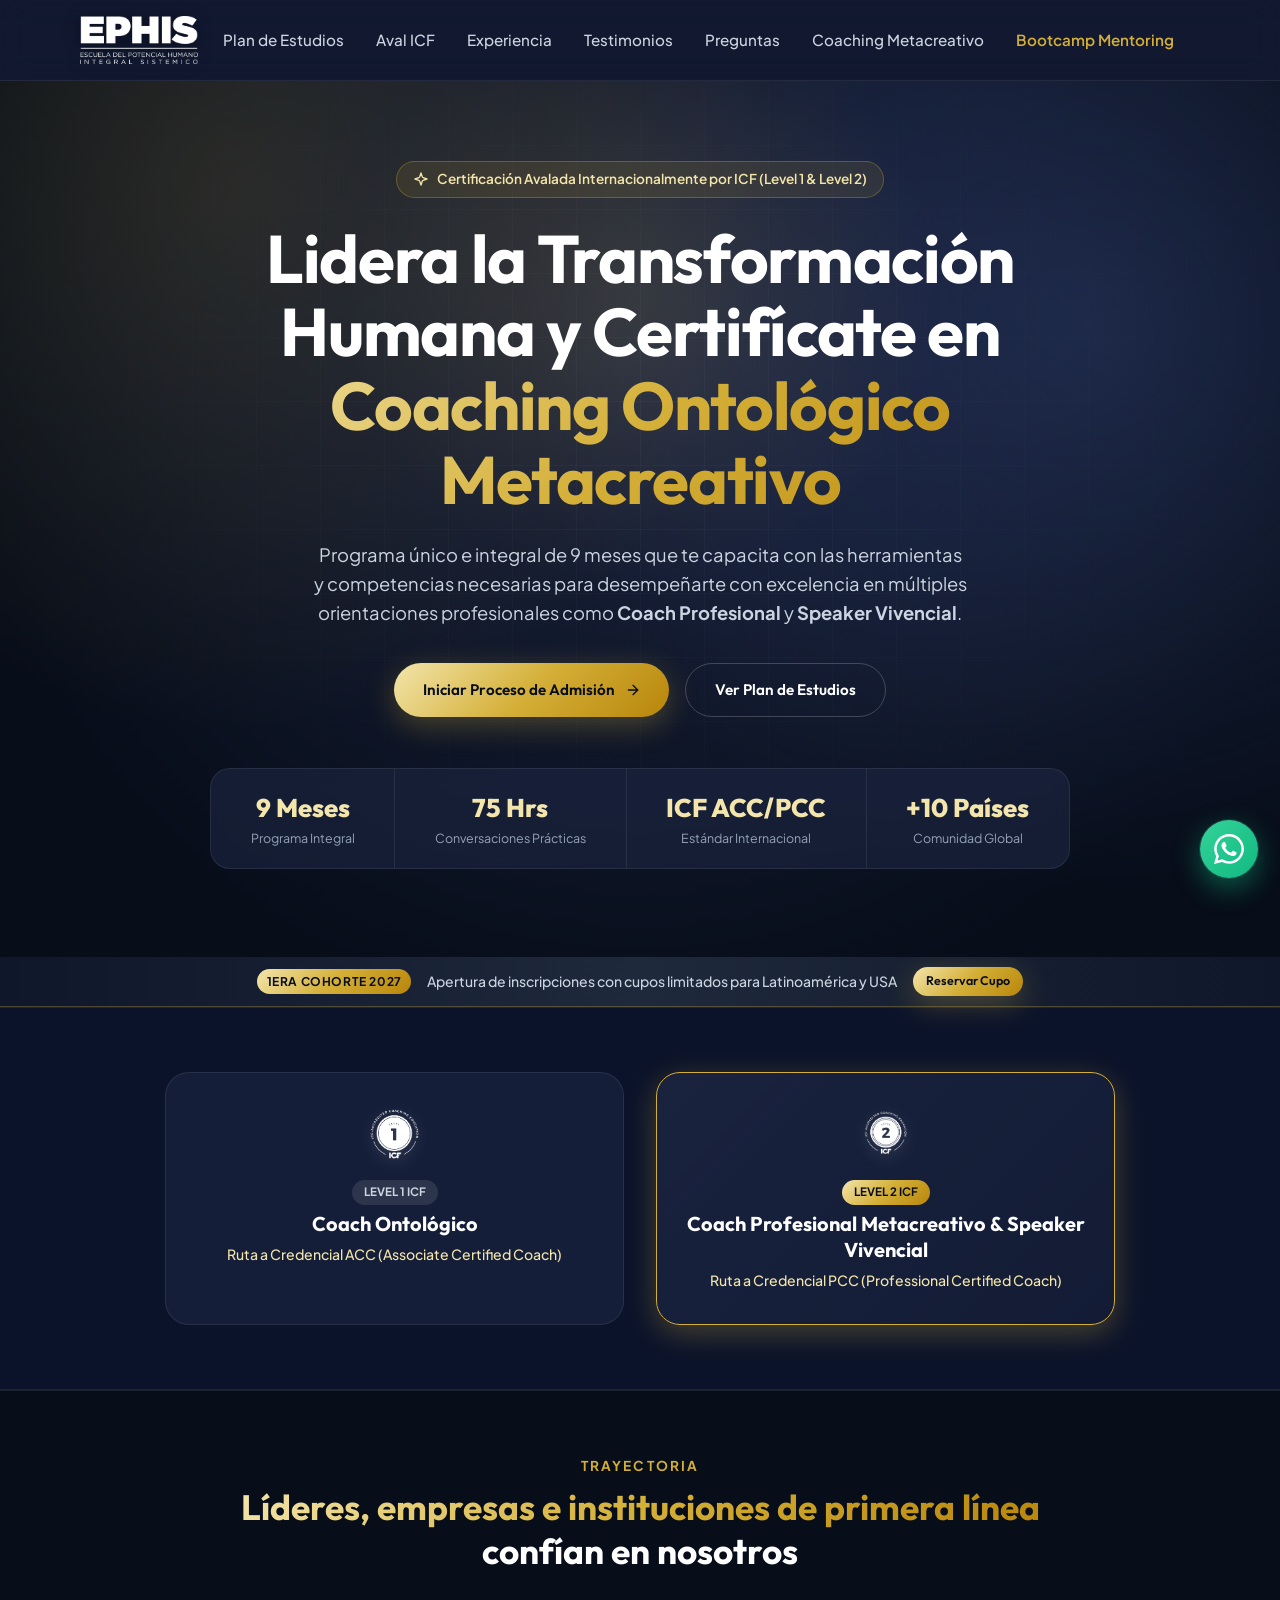
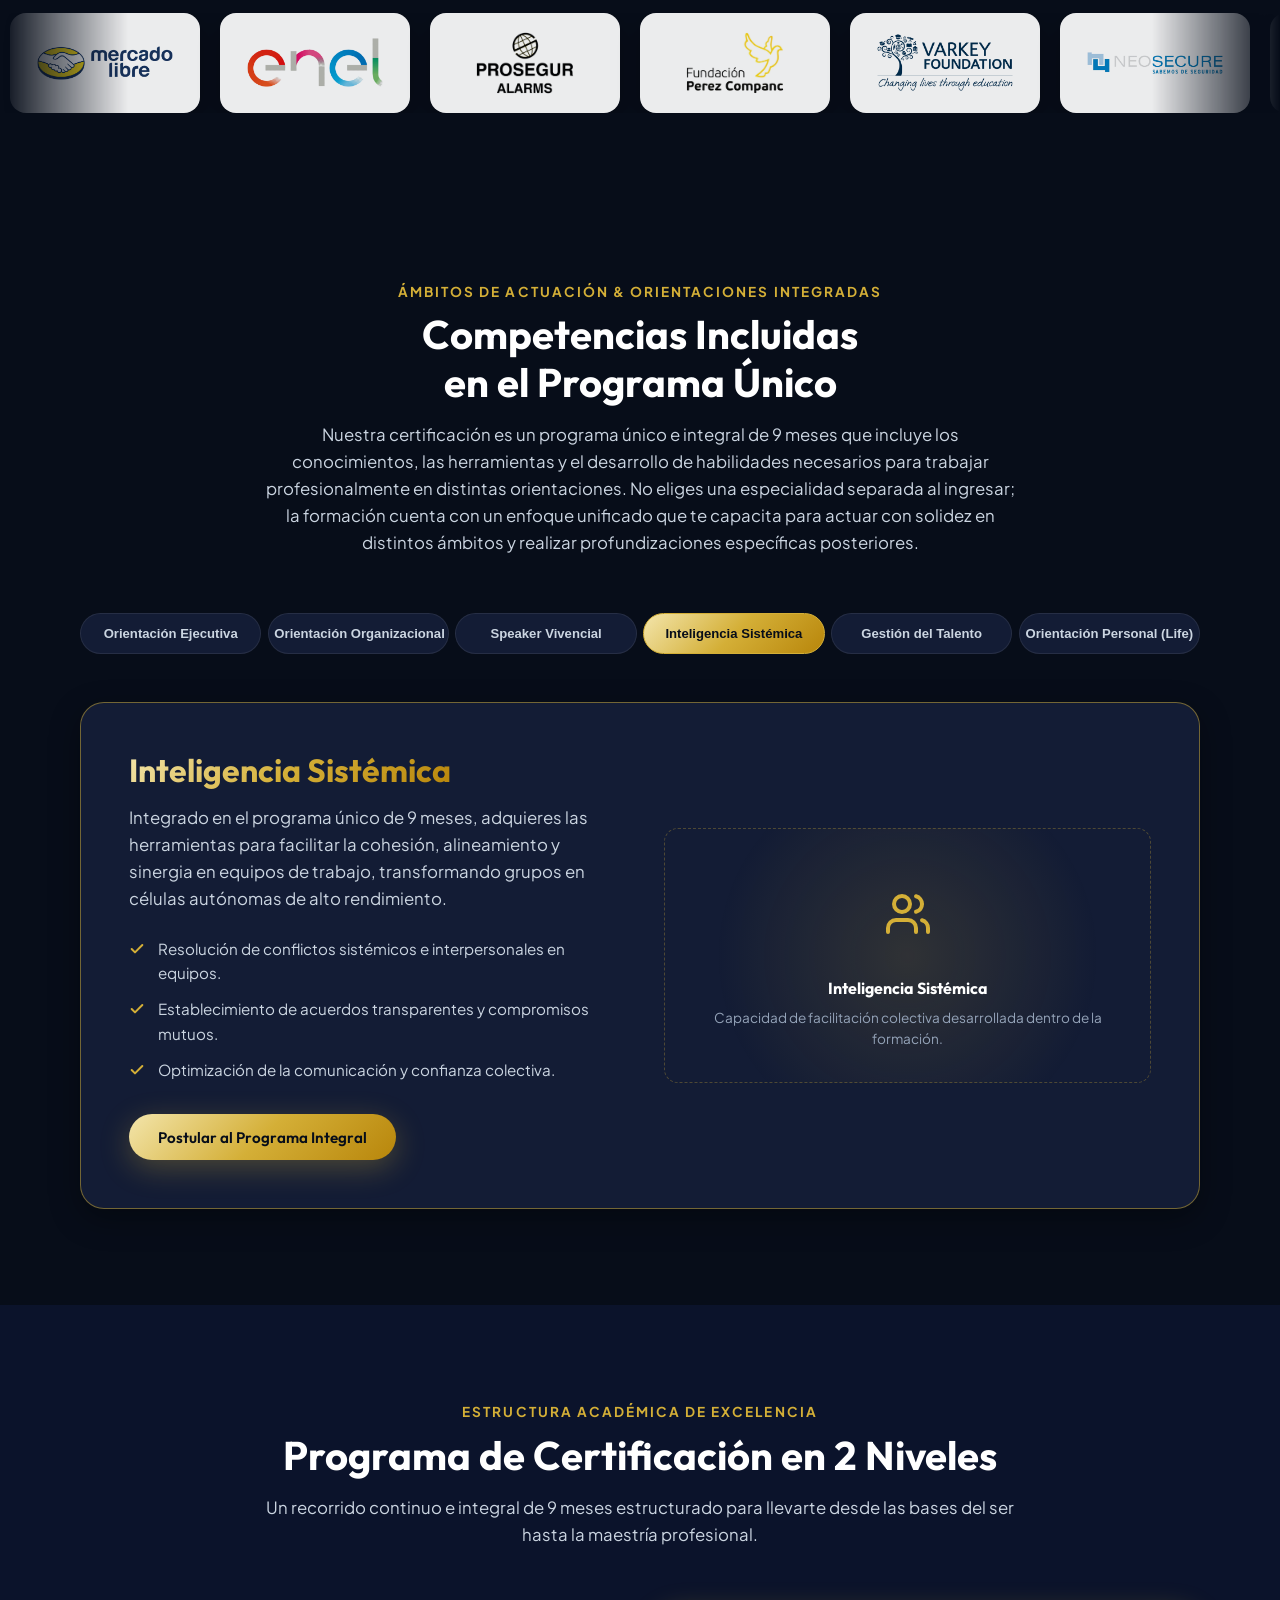
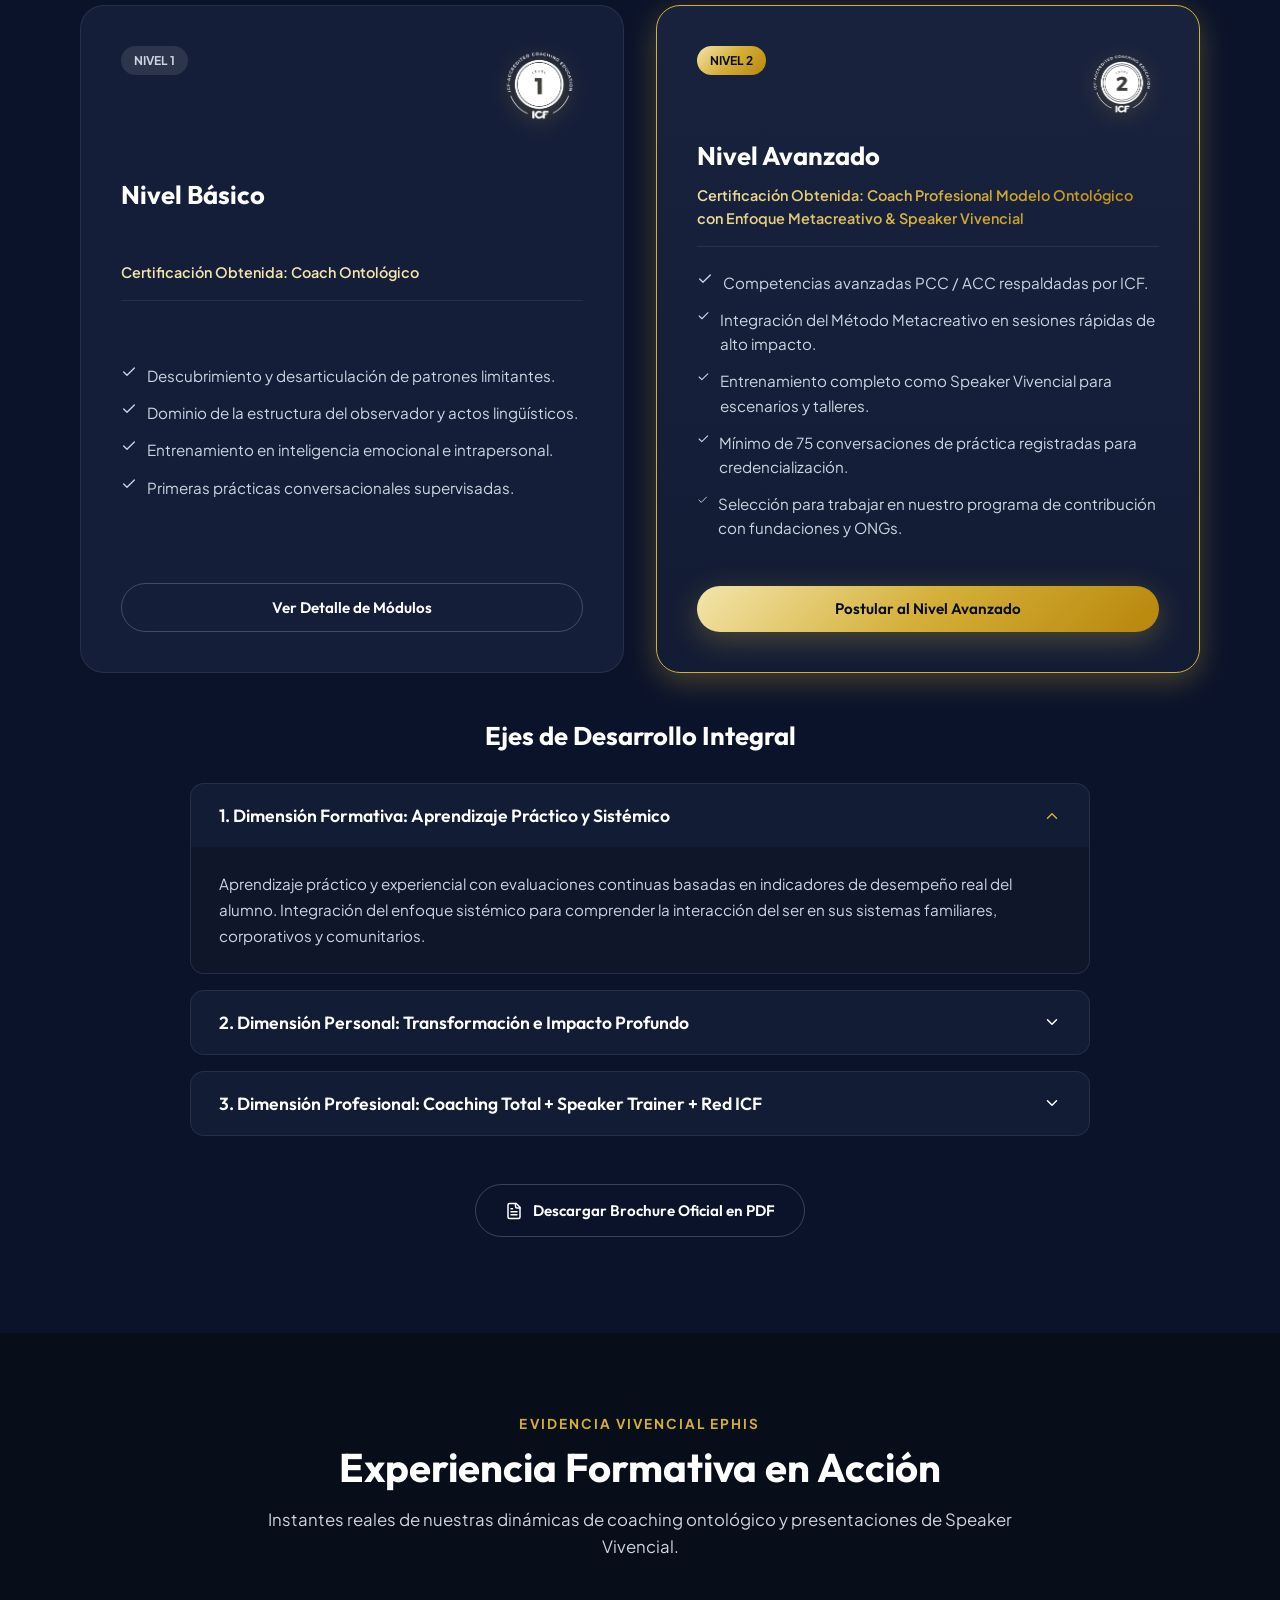
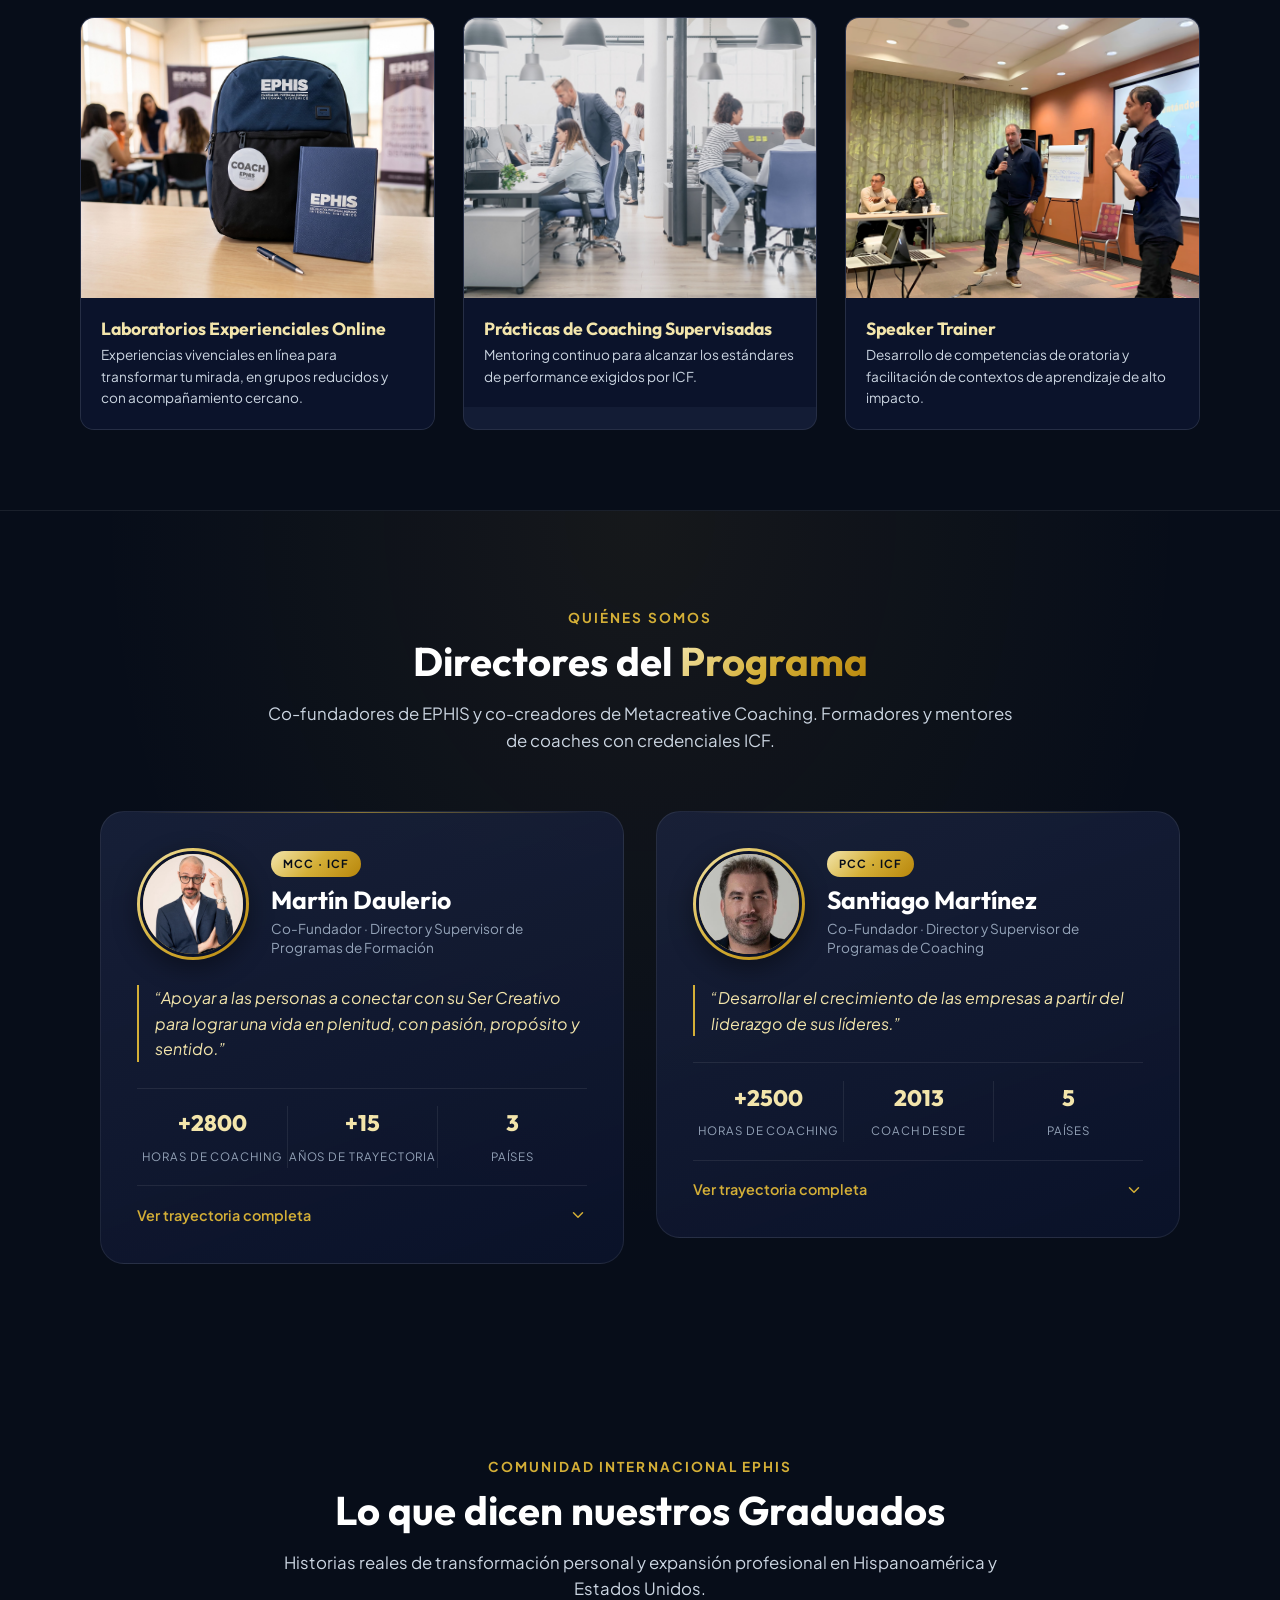
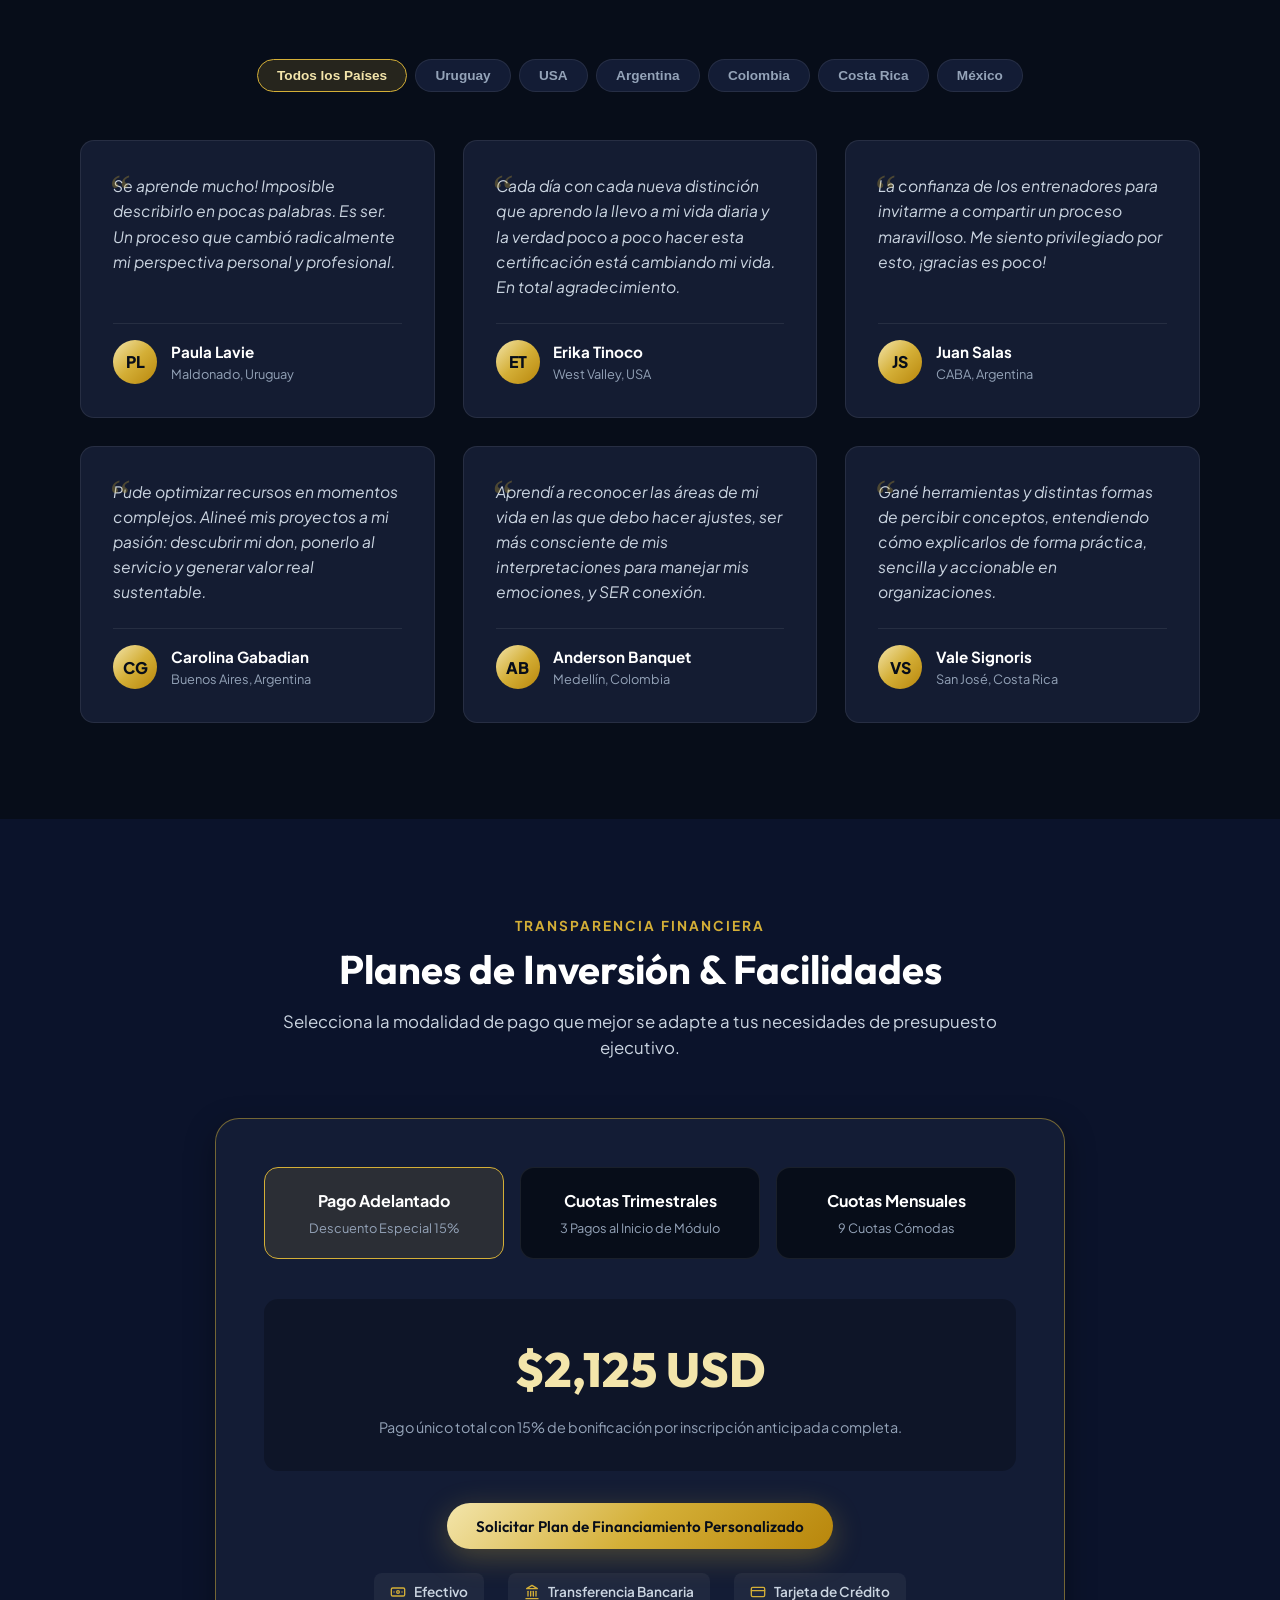
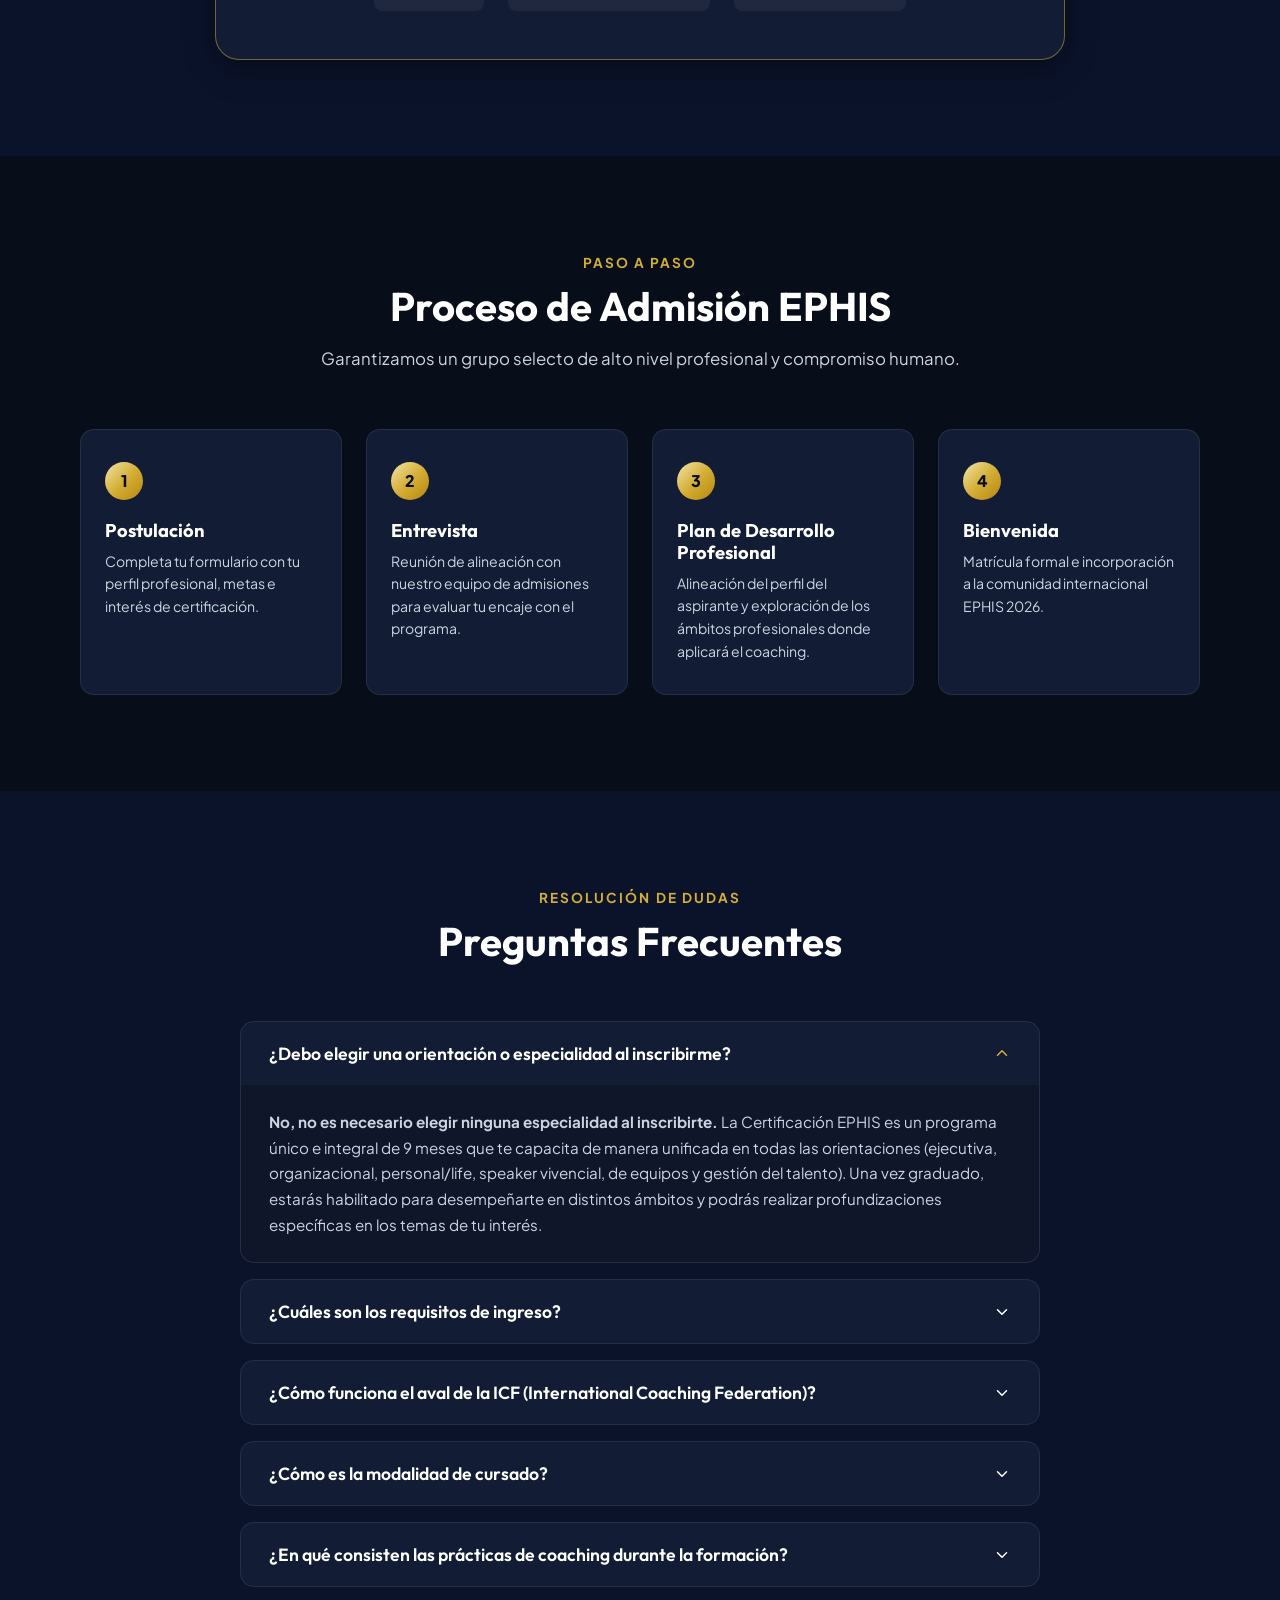
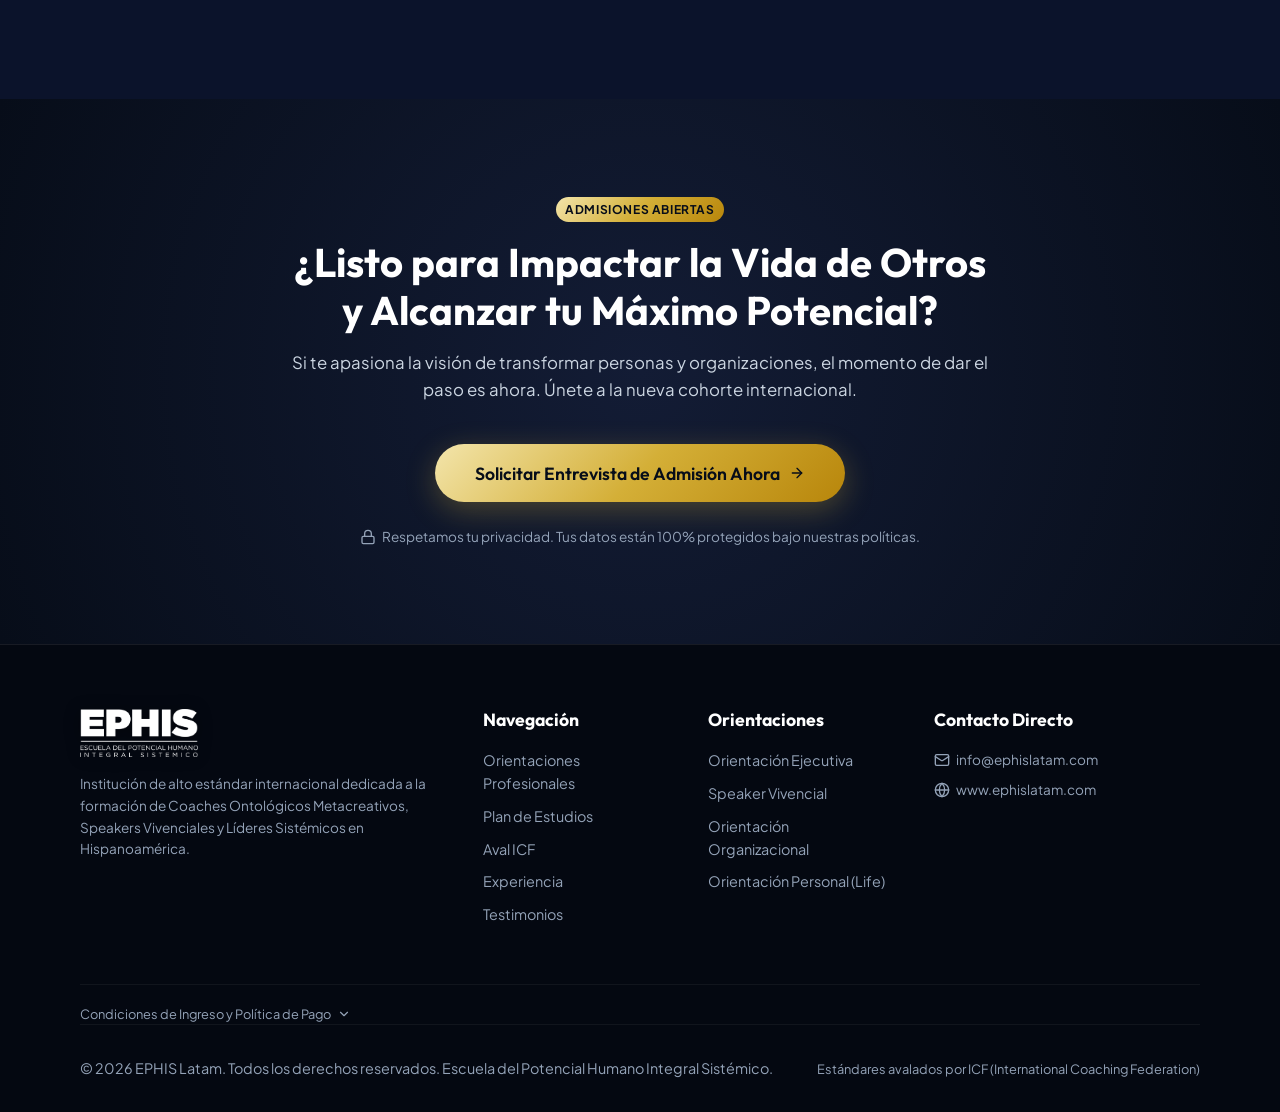
<file: index.html>
<!DOCTYPE html>
<html lang="es">
<head>
  <meta charset="UTF-8">
  <meta name="viewport" content="width=device-width, initial-scale=1.0">
  <title>EPHIS Latam | Escuela del Potencial Humano Integral Sistémico | Certificación ICF</title>
  <meta name="description" content="Certificación Profesional en Coaching Ontológico Metacreativo con Énfasis en Speaker Vivencial. Programa único e integral de 9 meses avalado por la ICF (International Coaching Federation).">
  <meta name="keywords" content="Coaching Ontologico, Coaching Ejecutivo, Speaker Vivencial, ICF Accredited, EPHIS Latam, Potencial Humano, Coaching de Equipos">

  <!-- Open Graph -->
  <meta property="og:title" content="EPHIS Latam - Certificación Profesional en Coaching Metacreativo & Speaker Vivencial">
  <meta property="og:description" content="Transforma tu liderazgo y certifícate con estándares internacionales ICF. Programa único e integral de 9 meses para actuar en múltiples ámbitos.">
  <meta property="og:type" content="website">
  <meta property="og:url" content="https://www.ephislatam.com">
  <meta property="og:image" content="assets/formacion_01.jpg">

  <link rel="stylesheet" href="styles.css?v=30">
  
  <!-- Structured Data JSON-LD -->
  <script type="application/ld+json">
  {
    "@context": "https://schema.org",
    "@type": "EducationalOrganization",
    "name": "EPHIS Latam - Escuela del Potencial Humano Integral Sistémico",
    "url": "https://www.ephislatam.com",
    "logo": "https://www.ephislatam.com/assets/ephis_logo.png",
    "description": "Certificación Profesional en Coaching Ontológico Metacreativo con Enfoque en Speaker Vivencial y Estándares Internacionales ICF.",
    "sameAs": [
      "https://www.ephislatam.com"
    ]
  }
  </script>
</head>
<body>

  <!-- Top Announcement Bar -->

  <!-- Header & Sticky Navigation -->
  <header class="header-nav">
    <div class="container nav-container">
      <a href="#" class="brand-logo" id="brandLogo">
        <img src="assets/ephis_logo.png" alt="EPHIS Latam Logo" class="brand-logo-img">
      </a>

      <nav>
        <ul class="nav-links">
          <li><a href="#programa" class="nav-link">Plan de Estudios</a></li>
          <li><a href="#icf" class="nav-link">Aval ICF</a></li>
          <li><a href="#galeria" class="nav-link">Experiencia</a></li>
          <li><a href="#testimonios" class="nav-link">Testimonios</a></li>
          <li><a href="#faq" class="nav-link">Preguntas</a></li>
          <li><a href="coaching-metacreativo.html" class="nav-link">Coaching Metacreativo</a></li>
          <li><a href="coaching-total.html" class="nav-link nav-link-highlight">Bootcamp Mentoring</a></li>
        </ul>
      </nav>

      <div class="nav-actions">
        <button class="mobile-toggle" id="mobileToggle">
          <svg width="24" height="24" viewBox="0 0 24 24" fill="none" stroke="currentColor" stroke-width="2" stroke-linecap="round" stroke-linejoin="round"><line x1="4" x2="20" y1="12" y2="12"/><line x1="4" x2="20" y1="6" y2="6"/><line x1="4" x2="20" y1="18" y2="18"/></svg>
        </button>
      </div>
    </div>
  </header>

  <!-- Hero Section -->
  <section class="hero">
    <div class="container hero-inner">
      <div class="hero-content">
        <div class="hero-badge">
          <svg class="svg-icon" width="16" height="16" viewBox="0 0 24 24" fill="none" stroke="#D4AF37" stroke-width="2" stroke-linecap="round" stroke-linejoin="round"><path d="m12 3-1.9 5.8a2 2 0 0 1-1.28 1.28L3 12l5.8 1.9a2 2 0 0 1 1.28 1.28L12 21l1.9-5.8a2 2 0 0 1 1.28-1.28L21 12l-5.8-1.9a2 2 0 0 1-1.28-1.28L12 3z"/></svg>
          Certificación Avalada Internacionalmente por ICF (Level 1 & Level 2)
        </div>
        <h1 class="hero-title">
          Lidera la Transformación Humana y Certifícate en <span class="text-gold-gradient">Coaching Ontológico Metacreativo</span>
        </h1>
        <p class="hero-description">
          Programa único e integral de 9 meses que te capacita con las herramientas y competencias necesarias para desempeñarte con excelencia en múltiples orientaciones profesionales como <strong>Coach Profesional</strong> y <strong>Speaker Vivencial</strong>.
        </p>

        <div class="hero-cta-group">
          <button class="btn btn-gold" id="btnHeroPostular">
            <span>Iniciar Proceso de Admisión</span>
            <svg class="svg-icon" width="16" height="16" viewBox="0 0 24 24" fill="none" stroke="currentColor" stroke-width="2" stroke-linecap="round" stroke-linejoin="round"><path d="M5 12h14"/><path d="m12 5 7 7-7 7"/></svg>
          </button>
          <a href="#programa" class="btn btn-outline">
            Ver Plan de Estudios
          </a>
        </div>

        <div class="hero-metrics">
          <div class="metric-item">
            <span class="metric-value">9 Meses</span>
            <span class="metric-label">Programa Integral</span>
          </div>
          <div class="metric-item">
            <span class="metric-value">75 Hrs</span>
            <span class="metric-label">Conversaciones Prácticas</span>
          </div>
          <div class="metric-item">
            <span class="metric-value">ICF ACC/PCC</span>
            <span class="metric-label">Estándar Internacional</span>
          </div>
          <div class="metric-item">
            <span class="metric-value">+10 Países</span>
            <span class="metric-label">Comunidad Global</span>
          </div>
        </div>
      </div>
    </div>
  </section>

  <!-- Accreditation & Credentials Section -->
  <div class="announcement-bar">
    <span class="announcement-badge">1era Cohorte 2027</span>
    <span>Apertura de inscripciones con cupos limitados para Latinoamérica y USA</span>
    <a href="#contacto" class="btn btn-gold" style="padding: 0.3rem 0.8rem; font-size: 0.78rem;">Reservar Cupo</a>
  </div>
  <section class="trust-section" id="icf" style="padding: 4rem 0;">
    <div class="container">
      <div class="level-credentials-grid">
        <div class="level-cred-item">
          <img src="assets/level1_white.png" alt="EPHIS Level 1 Badge" class="level-cred-logo">
          <div class="level-cred-info">
            <span class="level-cred-badge">Level 1 ICF</span>
            <h3 class="level-cred-title">Coach Ontológico</h3>
            <p class="level-cred-sub">Ruta a Credencial ACC (Associate Certified Coach)</p>
          </div>
        </div>

        <div class="level-cred-item featured">
          <img src="assets/level2_white.png" alt="EPHIS Level 2 Badge" class="level-cred-logo">
          <div class="level-cred-info">
            <span class="level-cred-badge gold">Level 2 ICF</span>
            <h3 class="level-cred-title">Coach Profesional Metacreativo & Speaker Vivencial</h3>
            <p class="level-cred-sub">Ruta a Credencial PCC (Professional Certified Coach)</p>
          </div>
        </div>
      </div>
    </div>
  </section>

  <!-- Clientes y empresas que confiaron -->
  <section class="clients-section" id="clientes">
    <div class="container">
      <div class="clients-head">
        <div class="section-subtitle">Trayectoria</div>
        <h2 class="clients-title"><span class="text-gold-gradient">Líderes, empresas e instituciones de primera línea</span> confían en nosotros</h2>
      </div>
    </div>
    <div class="clients-marquee" aria-label="Empresas e instituciones con las que hemos trabajado">
      <div class="clients-track">
        <ul class="clients-list">
          <li class="clients-item"><img src="assets/clientes/mercado-libre.png" alt="Mercado Libre"></li>
          <li class="clients-item"><img src="assets/clientes/enel.png" alt="Enel"></li>
          <li class="clients-item"><img src="assets/clientes/prosegur-alarms.png" alt="Prosegur Alarms"></li>
          <li class="clients-item"><img src="assets/clientes/fundacion-perez-companc.png" alt="Fundación Perez Companc"></li>
          <li class="clients-item"><img src="assets/clientes/varkey-foundation.png" alt="Varkey Foundation"></li>
          <li class="clients-item"><img src="assets/clientes/neosecure.png" alt="Neosecure"></li>
          <li class="clients-item"><img src="assets/clientes/newfield-consulting.png" alt="Newfield Consulting"></li>
          <li class="clients-item"><img src="assets/clientes/academia-forex.png" alt="Academia Forex"></li>
          <li class="clients-item"><img src="assets/clientes/la-100.png" alt="La 100"></li>
          <li class="clients-item"><img src="assets/clientes/groundprobe.png" alt="GroundProbe"></li>
          <li class="clients-item"><img src="assets/clientes/ilc-academy.png" alt="ILC Academy Worldwide"></li>
        </ul>
        <ul class="clients-list" aria-hidden="true">
          <li class="clients-item"><img src="assets/clientes/mercado-libre.png" alt=""></li>
          <li class="clients-item"><img src="assets/clientes/enel.png" alt=""></li>
          <li class="clients-item"><img src="assets/clientes/prosegur-alarms.png" alt=""></li>
          <li class="clients-item"><img src="assets/clientes/fundacion-perez-companc.png" alt=""></li>
          <li class="clients-item"><img src="assets/clientes/varkey-foundation.png" alt=""></li>
          <li class="clients-item"><img src="assets/clientes/neosecure.png" alt=""></li>
          <li class="clients-item"><img src="assets/clientes/newfield-consulting.png" alt=""></li>
          <li class="clients-item"><img src="assets/clientes/academia-forex.png" alt=""></li>
          <li class="clients-item"><img src="assets/clientes/la-100.png" alt=""></li>
          <li class="clients-item"><img src="assets/clientes/groundprobe.png" alt=""></li>
          <li class="clients-item"><img src="assets/clientes/ilc-academy.png" alt=""></li>
        </ul>
      </div>
    </div>
  </section>

  <!-- Specialization & Integrated Orientations Section -->
  <section class="tracks-section section-padding" id="orientaciones">
    <div class="container">
      <div class="section-header">
        <div class="section-subtitle">Ámbitos de Actuación & Orientaciones Integradas</div>
        <h2 class="section-title">Competencias Incluidas en el Programa Único</h2>
        <p class="section-desc">Nuestra certificación es un programa único e integral de 9 meses que incluye los conocimientos, las herramientas y el desarrollo de habilidades necesarios para trabajar profesionalmente en distintas orientaciones. No eliges una especialidad separada al ingresar; la formación cuenta con un enfoque unificado que te capacita para actuar con solidez en distintos ámbitos y realizar profundizaciones específicas posteriores.</p>
      </div>

      <div class="track-tabs" id="trackTabs">
        <button class="track-tab" data-track="ejecutivo">Orientación Ejecutiva</button>
        <button class="track-tab" data-track="organizacional">Orientación Organizacional</button>
        <button class="track-tab" data-track="speaker">Speaker Vivencial</button>
        <button class="track-tab active" data-track="equipos">Inteligencia Sistémica</button>
        <button class="track-tab" data-track="rrhh">Gestión del Talento</button>
        <button class="track-tab" data-track="personal">Orientación Personal (Life)</button>
      </div>

      <div class="track-display-card" id="trackDisplay">
        <div class="track-details">
          <h3 id="trackTitle" class="text-gold-gradient">Inteligencia Sistémica</h3>
          <p id="trackDescription">Integrado en el programa único de 9 meses, adquieres las herramientas para facilitar la cohesión, alineamiento y sinergia en equipos de trabajo, transformando grupos en células autónomas de alto rendimiento.</p>
          <ul class="track-list" id="trackList">
            <li>Resolución de conflictos sistémicos e interpersonales en equipos.</li>
            <li>Establecimiento de acuerdos transparentes y compromisos mutuos.</li>
            <li>Optimización de la comunicación y confianza colectiva.</li>
          </ul>
          <button class="btn btn-gold" id="btnTrackEnroll">Postular al Programa Integral</button>
        </div>
        <div class="track-visual">
          <div class="track-visual-icon" id="trackIcon">
            <svg width="48" height="48" viewBox="0 0 24 24" fill="none" stroke="#D4AF37" stroke-width="2" stroke-linecap="round" stroke-linejoin="round"><path d="M16 21v-2a4 4 0 0 0-4-4H6a4 4 0 0 0-4 4v2"/><circle cx="9" cy="7" r="4"/><path d="M22 21v-2a4 4 0 0 0-3-3.87"/><path d="M16 3.13a4 4 0 0 1 0 7.75"/></svg>
          </div>
          <h4 id="trackVisualTitle">Inteligencia Sistémica</h4>
          <p style="font-size: 0.85rem; color: var(--text-muted); margin-top: 0.5rem;" id="trackVisualSub">Capacidad de facilitación colectiva desarrollada dentro de la formación.</p>
        </div>
      </div>
    </div>
  </section>

  <!-- Dual Level Curriculum Section -->
  <section class="curriculum-section section-padding" id="programa">
    <div class="container">
      <div class="section-header">
        <div class="section-subtitle">Estructura Académica de Excelencia</div>
        <h2 class="section-title">Programa de Certificación en 2 Niveles</h2>
        <p class="section-desc">Un recorrido continuo e integral de 9 meses estructurado para llevarte desde las bases del ser hasta la maestría profesional.</p>
      </div>

      <div class="level-cards-grid">
        <!-- Level 1 Card -->
        <div class="level-card">
          <div class="level-header-badge">
            <span class="level-tag">Nivel 1</span>
            <img src="assets/level1_badge.png" alt="Logo Level 1 EPHIS" class="level-badge-img">
          </div>
          <h3 class="level-title">Nivel Básico</h3>
          <div class="level-cert">Certificación Obtenida: Coach Ontológico</div>
          <ul class="level-features">
            <li>
              <svg class="svg-icon" width="16" height="16" viewBox="0 0 24 24" fill="none" stroke="#D4AF37" stroke-width="2.5" stroke-linecap="round" stroke-linejoin="round"><polyline points="20 6 9 17 4 12"/></svg>
              Descubrimiento y desarticulación de patrones limitantes.
            </li>
            <li>
              <svg class="svg-icon" width="16" height="16" viewBox="0 0 24 24" fill="none" stroke="#D4AF37" stroke-width="2.5" stroke-linecap="round" stroke-linejoin="round"><polyline points="20 6 9 17 4 12"/></svg>
              Dominio de la estructura del observador y actos lingüísticos.
            </li>
            <li>
              <svg class="svg-icon" width="16" height="16" viewBox="0 0 24 24" fill="none" stroke="#D4AF37" stroke-width="2.5" stroke-linecap="round" stroke-linejoin="round"><polyline points="20 6 9 17 4 12"/></svg>
              Entrenamiento en inteligencia emocional e intrapersonal.
            </li>
            <li>
              <svg class="svg-icon" width="16" height="16" viewBox="0 0 24 24" fill="none" stroke="#D4AF37" stroke-width="2.5" stroke-linecap="round" stroke-linejoin="round"><polyline points="20 6 9 17 4 12"/></svg>
              Primeras prácticas conversacionales supervisadas.
            </li>
          </ul>
          <button class="btn btn-outline" onclick="openBrochureModal('Nivel 1')">Ver Detalle de Módulos</button>
        </div>

        <!-- Level 2 Card -->
        <div class="level-card featured">
          <div class="level-header-badge">
            <span class="level-tag">Nivel 2</span>
            <img src="assets/level2_badge.png" alt="Logo Level 2 EPHIS" class="level-badge-img">
          </div>
          <h3 class="level-title">Nivel Avanzado</h3>
          <div class="level-cert text-gold-gradient">Certificación Obtenida: Coach Profesional Modelo Ontológico con Enfoque Metacreativo & Speaker Vivencial</div>
          <ul class="level-features">
            <li>
              <svg class="svg-icon" width="16" height="16" viewBox="0 0 24 24" fill="none" stroke="#D4AF37" stroke-width="2.5" stroke-linecap="round" stroke-linejoin="round"><polyline points="20 6 9 17 4 12"/></svg>
              Competencias avanzadas PCC / ACC respaldadas por ICF.
            </li>
            <li>
              <svg class="svg-icon" width="16" height="16" viewBox="0 0 24 24" fill="none" stroke="#D4AF37" stroke-width="2.5" stroke-linecap="round" stroke-linejoin="round"><polyline points="20 6 9 17 4 12"/></svg>
              Integración del Método Metacreativo en sesiones rápidas de alto impacto.
            </li>
            <li>
              <svg class="svg-icon" width="16" height="16" viewBox="0 0 24 24" fill="none" stroke="#D4AF37" stroke-width="2.5" stroke-linecap="round" stroke-linejoin="round"><polyline points="20 6 9 17 4 12"/></svg>
              Entrenamiento completo como Speaker Vivencial para escenarios y talleres.
            </li>
            <li>
              <svg class="svg-icon" width="16" height="16" viewBox="0 0 24 24" fill="none" stroke="#D4AF37" stroke-width="2.5" stroke-linecap="round" stroke-linejoin="round"><polyline points="20 6 9 17 4 12"/></svg>
              Mínimo de 75 conversaciones de práctica registradas para credencialización.
            </li>
            <li>
              <svg class="svg-icon" width="16" height="16" viewBox="0 0 24 24" fill="none" stroke="#D4AF37" stroke-width="2.5" stroke-linecap="round" stroke-linejoin="round"><polyline points="20 6 9 17 4 12"/></svg>
              Selección para trabajar en nuestro programa de contribución con fundaciones y ONGs.
            </li>
          </ul>
          <button class="btn btn-gold" onclick="openBrochureModal('Nivel 2')">Postular al Nivel Avanzado</button>
        </div>
      </div>

      <!-- Syllabus Accordion -->
      <div class="curriculum-accordion">
        <h3 class="text-center" style="margin-bottom: 2rem; font-size: 1.6rem;">Ejes de Desarrollo Integral</h3>

        <div class="accordion-item active">
          <button class="accordion-header">
            <span>1. Dimensión Formativa: Aprendizaje Práctico y Sistémico</span>
            <svg class="svg-icon accordion-icon" width="18" height="18" viewBox="0 0 24 24" fill="none" stroke="currentColor" stroke-width="2" stroke-linecap="round" stroke-linejoin="round"><path d="m6 9 6 6 6-6"/></svg>
          </button>
          <div class="accordion-content">
            <div class="accordion-inner">
              Aprendizaje práctico y experiencial con evaluaciones continuas basadas en indicadores de desempeño real del alumno. Integración del enfoque sistémico para comprender la interacción del ser en sus sistemas familiares, corporativos y comunitarios.
            </div>
          </div>
        </div>

        <div class="accordion-item">
          <button class="accordion-header">
            <span>2. Dimensión Personal: Transformación e Impacto Profundo</span>
            <svg class="svg-icon accordion-icon" width="18" height="18" viewBox="0 0 24 24" fill="none" stroke="currentColor" stroke-width="2" stroke-linecap="round" stroke-linejoin="round"><path d="m6 9 6 6 6-6"/></svg>
          </button>
          <div class="accordion-content">
            <div class="accordion-inner">
              Identificación y quiebre de creencias y patrones limitantes. Trabajo intrapersonal guiado para alcanzar resultados impensados de vida durante el propio proceso formativo, convirtiéndote en evidencia viva del potencial humano.
            </div>
          </div>
        </div>

        <div class="accordion-item">
          <button class="accordion-header">
            <span>3. Dimensión Profesional: Coaching Total + Speaker Trainer + Red ICF</span>
            <svg class="svg-icon accordion-icon" width="18" height="18" viewBox="0 0 24 24" fill="none" stroke="currentColor" stroke-width="2" stroke-linecap="round" stroke-linejoin="round"><path d="m6 9 6 6 6-6"/></svg>
          </button>
          <div class="accordion-content">
            <div class="accordion-inner">
              Entrenamiento como Speaker Trainer con el cual desarrollarás tus propias conferencias, seminarios y workshops. Mentoring personalizado para completar la cantidad mínima de 75 conversaciones de coaching requeridas por ICF, posibilitando tu selección para trabajar en nuestro programa de contribución con fundaciones y sumarte a la red internacional de coaches EPHIS.
            </div>
          </div>
        </div>
      </div>

      <div class="text-center" style="margin-top: 3rem;">
        <a href="assets/brochures/EPHIS-Brochure-Certificacion-9M.pdf" target="_blank" rel="noopener" class="btn btn-outline">
          <svg class="svg-icon" width="18" height="18" viewBox="0 0 24 24" fill="none" stroke="currentColor" stroke-width="2" stroke-linecap="round" stroke-linejoin="round"><path d="M15 2H6a2 2 0 0 0-2 2v16a2 2 0 0 0 2 2h12a2 2 0 0 0 2-2V7Z"/><path d="M14 2v4a2 2 0 0 0 2 2h4"/><path d="M10 9H8"/><path d="M16 13H8"/><path d="M16 17H8"/></svg> Descargar Brochure Oficial en PDF
        </a>
      </div>
    </div>
  </section>

  <!-- Real Formaciones Gallery Section -->
  <section class="gallery-section" id="galeria">
    <div class="container">
      <div class="section-header">
        <div class="section-subtitle">Evidencia Vivencial EPHIS</div>
        <h2 class="section-title">Experiencia Formativa en Acción</h2>
        <p class="section-desc">Instantes reales de nuestras dinámicas de coaching ontológico y presentaciones de Speaker Vivencial.</p>
      </div>

      <div class="gallery-grid">
        <div class="gallery-card">
          <img src="assets/formacion_01_nuevo.jpg" alt="Formación EPHIS Taller Intrapersonal">
          <div class="gallery-caption">
            <h4>Laboratorios Experienciales Online</h4>
            <p>Experiencias vivenciales en línea para transformar tu mirada, en grupos reducidos y con acompañamiento cercano.</p>
          </div>
        </div>

        <div class="gallery-card">
          <img src="assets/formacion_02.jpg" alt="Formación EPHIS Prácticas de Coaching">
          <div class="gallery-caption">
            <h4>Prácticas de Coaching Supervisadas</h4>
            <p>Mentoring continuo para alcanzar los estándares de performance exigidos por ICF.</p>
          </div>
        </div>

        <div class="gallery-card">
          <img src="assets/formacion_03_nuevo.webp" alt="Formación EPHIS Speaker Vivencial">
          <div class="gallery-caption">
            <h4>Speaker Trainer</h4>
            <p>Desarrollo de competencias de oratoria y facilitación de contextos de aprendizaje de alto impacto.</p>
          </div>
        </div>
      </div>
    </div>
  </section>

  <!-- Directores de Programa -->
  <section class="directors-section section-padding" id="directores">
    <div class="container">
      <div class="section-header">
        <div class="section-subtitle">Quiénes Somos</div>
        <h2 class="section-title">Directores del <span class="text-gold-gradient">Programa</span></h2>
        <p class="section-desc">Co-fundadores de EPHIS y co-creadores de Metacreative Coaching. Formadores y mentores de coaches con credenciales ICF.</p>
      </div>

      <div class="directors-grid">
        <article class="director-card">
          <div class="director-head">
            <div class="director-photo"><img src="assets/director_02.jpg" alt="Martín Daulerio MCC" loading="lazy"></div>
            <div class="director-id">
              <span class="director-cred">MCC · ICF</span>
              <h3 class="director-name">Martín Daulerio</h3>
              <p class="director-role">Co-Fundador · Director y Supervisor de Programas de Formación</p>
            </div>
          </div>
          <p class="director-quote">“Apoyar a las personas a conectar con su Ser Creativo para lograr una vida en plenitud, con pasión, propósito y sentido.”</p>
          <div class="director-stats"><div class="director-stat"><strong>+2800</strong><span>horas de coaching</span></div><div class="director-stat"><strong>+15</strong><span>años de trayectoria</span></div><div class="director-stat"><strong>3</strong><span>países</span></div></div>
          <details class="director-cv">
            <summary>Ver trayectoria completa <svg class="director-chevron" width="18" height="18" viewBox="0 0 24 24" fill="none" stroke="currentColor" stroke-width="2" stroke-linecap="round" stroke-linejoin="round"><path d="m6 9 6 6 6-6"/></svg></summary>
            <div class="director-cv-body">
                <p>Coach Ontológico especializado en Metacreatividad y Potencial Humano, formado en ICC, Alain Cardón y Goldvarg Consulting Group, entre otros. Miembro de ICF con credencial MCC. Formador, entrenador y mentor de coaches, experto en desarrollar líderes y equipos exitosos.</p>
                <p>Co-creador y co-director de Metacreative Coaching y de la Certificación en Coaching Ontológico Metacreativo de EPHIS en Argentina, Colombia y USA. Mentor Coach de coaches de Newfield Consulting para su acreditación PCC en ICF.</p>
                <p>Lidera, supervisa y es Coach en el proyecto de acompañamiento a la Fundación Varkey. Hace más de 15 años se desempeña internacionalmente en Coaching y Comunicación, con foco en el desarrollo de talentos y el diseño de identidad mediante entrenamientos para empresas y público en general.</p>
              <div class="director-clients-label">Clientes</div>
              <ul class="director-clients"><li>ENEL Chile</li><li>Fundación Varkey</li><li>Osaka</li><li>Groundprobe</li><li>Neosecure</li><li>Citrino</li><li>Viva You</li><li>Top Trend</li><li>La 100</li><li>ESPN</li><li>Fundación Perez Companc</li><li>Prosegur Alarms Perú</li><li>Mercado Libre</li></ul>
            </div>
          </details>
        </article>

        <article class="director-card">
          <div class="director-head">
            <div class="director-photo"><img src="assets/director_01.webp" alt="Santiago Martínez PCC" loading="lazy"></div>
            <div class="director-id">
              <span class="director-cred">PCC · ICF</span>
              <h3 class="director-name">Santiago Martínez</h3>
              <p class="director-role">Co-Fundador · Director y Supervisor de Programas de Coaching</p>
            </div>
          </div>
          <p class="director-quote">“Desarrollar el crecimiento de las empresas a partir del liderazgo de sus líderes.”</p>
          <div class="director-stats"><div class="director-stat"><strong>+2500</strong><span>horas de coaching</span></div><div class="director-stat"><strong>2013</strong><span>coach desde</span></div><div class="director-stat"><strong>5</strong><span>países</span></div></div>
          <details class="director-cv">
            <summary>Ver trayectoria completa <svg class="director-chevron" width="18" height="18" viewBox="0 0 24 24" fill="none" stroke="currentColor" stroke-width="2" stroke-linecap="round" stroke-linejoin="round"><path d="m6 9 6 6 6-6"/></svg></summary>
            <div class="director-cv-body">
                <p>Coach Ontológico desde 2013, especializado en el ámbito organizacional y empresarial, formado en ICP. Coach Sistémico, Coach de CoachingxValores, Coach Ejecutivo y Entrenador Metacreativo. Miembro de ICF con credencial PCC. Formador, entrenador y mentor de coaches.</p>
                <p>Co-creador y co-director de Metacreative Coaching y de EPHIS, donde dirige e imparte la Certificación en Coaching Ontológico Metacreativo en Argentina, Colombia, Uruguay, México y USA. Mentor Coach de coaches de Newfield Consulting para su acreditación PCC en ICF. Lidera, supervisa y es Coach en el proyecto de acompañamiento a la Fundación Varkey.</p>
                <p>Trabajó más de 12 años en Nextel y Assist-Card liderando y supervisando equipos de Servicios, Atención y Satisfacción del Cliente. Su enfoque impacta en la gestión, la creatividad, la toma de decisión, la venta y el foco en el cliente.</p>
              <div class="director-clients-label">Clientes</div>
              <ul class="director-clients"><li>ENEL Chile</li><li>Fundación Varkey</li><li>Optik-Express</li><li>Lanys</li><li>Re/Max Córdoba</li><li>Centro Médico Fitz Roy</li><li>Osaka</li><li>Neosecure</li><li>Citrino</li><li>Proworld</li><li>Viva You</li><li>Top Trend</li><li>Supermercados Día</li><li>Vecher</li><li>Huertas del Pilar</li><li>Dilfer</li><li>Inspiring</li><li>Gedco Perú</li><li>Importadora Marso</li></ul>
            </div>
          </details>
        </article>
      </div>
    </div>
  </section>

  <!-- Testimonials & Social Proof -->
  <section class="testimonials-section section-padding" id="testimonios">
    <div class="container">
      <div class="section-header">
        <div class="section-subtitle">Comunidad Internacional EPHIS</div>
        <h2 class="section-title">Lo que dicen nuestros Graduados</h2>
        <p class="section-desc">Historias reales de transformación personal y expansión profesional en Hispanoamérica y Estados Unidos.</p>
      </div>

      <div class="testimonial-filter" id="testimonialFilter">
        <button class="filter-btn active" data-country="all">Todos los Países</button>
        <button class="filter-btn" data-country="Uruguay">Uruguay</button>
        <button class="filter-btn" data-country="USA">USA</button>
        <button class="filter-btn" data-country="Argentina">Argentina</button>
        <button class="filter-btn" data-country="Colombia">Colombia</button>
        <button class="filter-btn" data-country="Costa Rica">Costa Rica</button>
        <button class="filter-btn" data-country="México">México</button>
      </div>

      <div class="testimonials-grid" id="testimonialsGrid">
        <!-- Testimonial Item 1 -->
        <div class="testimonial-card" data-country="Uruguay">
          <p class="testimonial-quote">Se aprende mucho! Imposible describirlo en pocas palabras. Es ser. Un proceso que cambió radicalmente mi perspectiva personal y profesional.</p>
          <div class="testimonial-author">
            <div class="author-avatar">PL</div>
            <div>
              <div class="author-name">Paula Lavie</div>
              <div class="author-location">Maldonado, Uruguay</div>
            </div>
          </div>
        </div>

        <!-- Testimonial Item 2 -->
        <div class="testimonial-card" data-country="USA">
          <p class="testimonial-quote">Cada día con cada nueva distinción que aprendo la llevo a mi vida diaria y la verdad poco a poco hacer esta certificación está cambiando mi vida. En total agradecimiento.</p>
          <div class="testimonial-author">
            <div class="author-avatar">ET</div>
            <div>
              <div class="author-name">Erika Tinoco</div>
              <div class="author-location">West Valley, USA</div>
            </div>
          </div>
        </div>

        <!-- Testimonial Item 3 -->
        <div class="testimonial-card" data-country="Argentina">
          <p class="testimonial-quote">La confianza de los entrenadores para invitarme a compartir un proceso maravilloso. Me siento privilegiado por esto, ¡gracias es poco!</p>
          <div class="testimonial-author">
            <div class="author-avatar">JS</div>
            <div>
              <div class="author-name">Juan Salas</div>
              <div class="author-location">CABA, Argentina</div>
            </div>
          </div>
        </div>

        <!-- Testimonial Item 4 -->
        <div class="testimonial-card" data-country="Argentina">
          <p class="testimonial-quote">Pude optimizar recursos en momentos complejos. Alineé mis proyectos a mi pasión: descubrir mi don, ponerlo al servicio y generar valor real sustentable.</p>
          <div class="testimonial-author">
            <div class="author-avatar">CG</div>
            <div>
              <div class="author-name">Carolina Gabadian</div>
              <div class="author-location">Buenos Aires, Argentina</div>
            </div>
          </div>
        </div>

        <!-- Testimonial Item 5 -->
        <div class="testimonial-card" data-country="Colombia">
          <p class="testimonial-quote">Aprendí a reconocer las áreas de mi vida en las que debo hacer ajustes, ser más consciente de mis interpretaciones para manejar mis emociones, y SER conexión.</p>
          <div class="testimonial-author">
            <div class="author-avatar">AB</div>
            <div>
              <div class="author-name">Anderson Banquet</div>
              <div class="author-location">Medellín, Colombia</div>
            </div>
          </div>
        </div>

        <!-- Testimonial Item 6 -->
        <div class="testimonial-card" data-country="Costa Rica">
          <p class="testimonial-quote">Gané herramientas y distintas formas de percibir conceptos, entendiendo cómo explicarlos de forma práctica, sencilla y accionable en organizaciones.</p>
          <div class="testimonial-author">
            <div class="author-avatar">VS</div>
            <div>
              <div class="author-name">Vale Signoris</div>
              <div class="author-location">San José, Costa Rica</div>
            </div>
          </div>
        </div>
      </div>
    </div>
  </section>

  <!-- Investment & Fee Calculator -->
  <section class="investment-section section-padding" id="inversion">
    <div class="container">
      <div class="section-header">
        <div class="section-subtitle">Transparencia Financiera</div>
        <h2 class="section-title">Planes de Inversión & Facilidades</h2>
        <p class="section-desc">Selecciona la modalidad de pago que mejor se adapte a tus necesidades de presupuesto ejecutivo.</p>
      </div>

      <div class="calc-box">
        <div class="calc-options" id="calcOptions">
          <div class="calc-opt-btn active" data-plan="contado">
            <div class="calc-opt-title">Pago Adelantado</div>
            <div class="calc-opt-sub">Descuento Especial 15%</div>
          </div>
          <div class="calc-opt-btn" data-plan="trimestral">
            <div class="calc-opt-title">Cuotas Trimestrales</div>
            <div class="calc-opt-sub">3 Pagos al Inicio de Módulo</div>
          </div>
          <div class="calc-opt-btn" data-plan="mensual">
            <div class="calc-opt-title">Cuotas Mensuales</div>
            <div class="calc-opt-sub">9 Cuotas Cómodas</div>
          </div>
        </div>

        <div class="calc-result-display">
          <div class="calc-price" id="calcPriceDisplay">$2,125 USD</div>
          <div class="calc-detail-text" id="calcDetailDisplay">Pago único total con 15% de bonificación por inscripción anticipada completa.</div>
        </div>

        <div style="text-align: center;">
          <button class="btn btn-gold" onclick="openBrochureModal('Plan de Pago')">Solicitar Plan de Financiamiento Personalizado</button>
        </div>

        <div class="payment-methods-grid">
          <span class="pay-badge">
            <svg class="svg-icon" width="16" height="16" viewBox="0 0 24 24" fill="none" stroke="currentColor" stroke-width="2" stroke-linecap="round" stroke-linejoin="round"><rect width="20" height="12" x="2" y="6" rx="2"/><circle cx="12" cy="12" r="2"/><path d="M6 12h.01M18 12h.01"/></svg>
            Efectivo
          </span>
          <span class="pay-badge">
            <svg class="svg-icon" width="16" height="16" viewBox="0 0 24 24" fill="none" stroke="currentColor" stroke-width="2" stroke-linecap="round" stroke-linejoin="round"><line x1="3" x2="21" y1="22" y2="22"/><line x1="6" x2="6" y1="18" y2="11"/><line x1="10" x2="10" y1="18" y2="11"/><line x1="14" x2="14" y1="18" y2="11"/><line x1="18" x2="18" y1="18" y2="11"/><polygon points="12 2 20 7 4 7 12 2"/></svg>
            Transferencia Bancaria
          </span>
          <span class="pay-badge">
            <svg class="svg-icon" width="16" height="16" viewBox="0 0 24 24" fill="none" stroke="currentColor" stroke-width="2" stroke-linecap="round" stroke-linejoin="round"><rect width="20" height="14" x="2" y="5" rx="2"/><line x1="2" x2="22" y1="10" y2="10"/></svg>
            Tarjeta de Crédito
          </span>
        </div>
      </div>
    </div>
  </section>

  <!-- Admission Process Roadmap -->
  <section class="roadmap-section section-padding">
    <div class="container">
      <div class="section-header">
        <div class="section-subtitle">Paso a Paso</div>
        <h2 class="section-title">Proceso de Admisión EPHIS</h2>
        <p class="section-desc">Garantizamos un grupo selecto de alto nivel profesional y compromiso humano.</p>
      </div>

      <div class="roadmap-grid">
        <div class="roadmap-card">
          <div class="step-num">1</div>
          <h3 class="step-title">Postulación</h3>
          <p class="step-desc">Completa tu formulario con tu perfil profesional, metas e interés de certificación.</p>
        </div>

        <div class="roadmap-card">
          <div class="step-num">2</div>
          <h3 class="step-title">Entrevista</h3>
          <p class="step-desc">Reunión de alineación con nuestro equipo de admisiones para evaluar tu encaje con el programa.</p>
        </div>

        <div class="roadmap-card">
          <div class="step-num">3</div>
          <h3 class="step-title">Plan de Desarrollo Profesional</h3>
          <p class="step-desc">Alineación del perfil del aspirante y exploración de los ámbitos profesionales donde aplicará el coaching.</p>
        </div>

        <div class="roadmap-card">
          <div class="step-num">4</div>
          <h3 class="step-title">Bienvenida</h3>
          <p class="step-desc">Matrícula formal e incorporación a la comunidad internacional EPHIS 2026.</p>
        </div>
      </div>
    </div>
  </section>

  <!-- FAQ Section -->
  <section class="section-padding" id="faq" style="background: var(--bg-surface-1);">
    <div class="container">
      <div class="section-header">
        <div class="section-subtitle">Resolución de Dudas</div>
        <h2 class="section-title">Preguntas Frecuentes</h2>
      </div>

      <div class="curriculum-accordion" style="max-width: 800px;">
        <div class="accordion-item active">
          <button class="accordion-header">
            <span>¿Debo elegir una orientación o especialidad al inscribirme?</span>
            <svg class="svg-icon accordion-icon" width="18" height="18" viewBox="0 0 24 24" fill="none" stroke="currentColor" stroke-width="2" stroke-linecap="round" stroke-linejoin="round"><path d="m6 9 6 6 6-6"/></svg>
          </button>
          <div class="accordion-content">
            <div class="accordion-inner">
              <strong>No, no es necesario elegir ninguna especialidad al inscribirte.</strong> La Certificación EPHIS es un programa único e integral de 9 meses que te capacita de manera unificada en todas las orientaciones (ejecutiva, organizacional, personal/life, speaker vivencial, de equipos y gestión del talento). Una vez graduado, estarás habilitado para desempeñarte en distintos ámbitos y podrás realizar profundizaciones específicas en los temas de tu interés.
            </div>
          </div>
        </div>

        <div class="accordion-item">
          <button class="accordion-header">
            <span>¿Cuáles son los requisitos de ingreso?</span>
            <svg class="svg-icon accordion-icon" width="18" height="18" viewBox="0 0 24 24" fill="none" stroke="currentColor" stroke-width="2" stroke-linecap="round" stroke-linejoin="round"><path d="m6 9 6 6 6-6"/></svg>
          </button>
          <div class="accordion-content">
            <div class="accordion-inner">
              Es requisito indispensable ser mayor de 18 años y haber completado los estudios secundarios completos. Adicionalmente, se realiza una entrevista de alineación para corroborar la vocación de desarrollo personal y profesional del aspirante.
            </div>
          </div>
        </div>

        <div class="accordion-item">
          <button class="accordion-header">
            <span>¿Cómo funciona el aval de la ICF (International Coaching Federation)?</span>
            <svg class="svg-icon accordion-icon" width="18" height="18" viewBox="0 0 24 24" fill="none" stroke="currentColor" stroke-width="2" stroke-linecap="round" stroke-linejoin="round"><path d="m6 9 6 6 6-6"/></svg>
          </button>
          <div class="accordion-content">
            <div class="accordion-inner">
              La Certificación está orientada a cumplir los estándares internacionales de la ICF para calificar como Coach ACC (Associate Certified Coach) o PCC. El programa incluye los contenidos, mentorías y auditoría de la cantidad mínima de 75 conversaciones prácticas exigidas para la credencialización.
            </div>
          </div>
        </div>

        <div class="accordion-item">
          <button class="accordion-header">
            <span>¿Cómo es la modalidad de cursado?</span>
            <svg class="svg-icon accordion-icon" width="18" height="18" viewBox="0 0 24 24" fill="none" stroke="currentColor" stroke-width="2" stroke-linecap="round" stroke-linejoin="round"><path d="m6 9 6 6 6-6"/></svg>
          </button>
          <div class="accordion-content">
            <div class="accordion-inner">
              La formación dura 9 meses, con modalidad híbrida (virtual en vivo y talleres asincrónicos), y facilita la participación activa de profesionales de toda Latinoamérica. Se desarrolla en dos etapas:
              <div class="modality-phases">
                <div class="modality-phase">
                  <span class="modality-months">Meses 1 a 5</span>
                  <strong>Formación</strong>
                  <p>Clases virtuales en vivo quincenales, con grabaciones disponibles y talleres asincrónicos.</p>
                </div>
                <div class="modality-phase modality-phase-gold">
                  <span class="modality-months">Meses 6 a 9</span>
                  <strong>Mentoring y prácticas profesionales de coaching</strong>
                  <p>Encuentros semanales en vivo y sincrónicos, con acompañamiento de mentores.</p>
                </div>
              </div>
            </div>
          </div>
        </div>

        <div class="accordion-item">
          <button class="accordion-header">
            <span>¿En qué consisten las prácticas de coaching durante la formación?</span>
            <svg class="svg-icon accordion-icon" width="18" height="18" viewBox="0 0 24 24" fill="none" stroke="currentColor" stroke-width="2" stroke-linecap="round" stroke-linejoin="round"><path d="m6 9 6 6 6-6"/></svg>
          </button>
          <div class="accordion-content">
            <div class="accordion-inner">
              Al certificarte como Coach Profesional en EPHIS, realizarás prácticas reales en ámbitos como fundaciones y ONGs para profundizar tus competencias y lograr una conexión real con la contribución y el crecimiento personal y profesional.
            </div>
          </div>
        </div>
      </div>
    </div>
  </section>

  <!-- Final Contact & Application CTA Section -->
  <section class="section-padding" id="contacto" style="background: radial-gradient(circle at 50% 50%, #131C35 0%, #070D19 100%);">
    <div class="container text-center">
      <div style="max-width: 700px; margin: 0 auto;">
        <span class="announcement-badge" style="margin-bottom: 1rem; display: inline-block;">Admisiones Abiertas</span>
        <h2 class="section-title">¿Listo para Impactar la Vida de Otros y Alcanzar tu Máximo Potencial?</h2>
        <p class="section-desc" style="margin-bottom: 2.5rem;">
          Si te apasiona la visión de transformar personas y organizaciones, el momento de dar el paso es ahora. Únete a la nueva cohorte internacional.
        </p>

        <button class="btn btn-gold btn-lg" style="padding: 1.1rem 2.5rem; font-size: 1.1rem;" id="btnCtaFinal">
          Solicitar Entrevista de Admisión Ahora
          <svg class="svg-icon" width="16" height="16" viewBox="0 0 24 24" fill="none" stroke="currentColor" stroke-width="2" stroke-linecap="round" stroke-linejoin="round"><path d="M5 12h14"/><path d="m12 5 7 7-7 7"/></svg>
        </button>

        <div style="margin-top: 1.5rem; font-size: 0.85rem; color: var(--text-muted); display: flex; align-items: center; justify-content: center; gap: 0.4rem;">
          <svg class="svg-icon" width="16" height="16" viewBox="0 0 24 24" fill="none" stroke="currentColor" stroke-width="2" stroke-linecap="round" stroke-linejoin="round"><rect width="18" height="11" x="3" y="11" rx="2" ry="2"/><path d="M7 11V7a5 5 0 0 1 10 0v4"/></svg>
          Respetamos tu privacidad. Tus datos están 100% protegidos bajo nuestras políticas.
        </div>
      </div>
    </div>
  </section>

  <!-- Footer -->
  <footer class="footer">
    <div class="container">
      <div class="footer-grid">
        <div class="footer-col">
          <div class="brand-logo" style="margin-bottom: 1rem;">
            <img src="assets/ephis_logo.png" alt="EPHIS Latam Logo" class="brand-logo-img">
          </div>
          <p style="font-size: 0.85rem; line-height: 1.6;">
            Institución de alto estándar internacional dedicada a la formación de Coaches Ontológicos Metacreativos, Speakers Vivenciales y Líderes Sistémicos en Hispanoamérica.
          </p>
        </div>

        <div class="footer-col">
          <h4>Navegación</h4>
          <ul class="footer-links">
            <li><a href="#orientaciones">Orientaciones Profesionales</a></li>
            <li><a href="#programa">Plan de Estudios</a></li>
            <li><a href="#icf">Aval ICF</a></li>
            <li><a href="#galeria">Experiencia</a></li>
            <li><a href="#testimonios">Testimonios</a></li>
          </ul>
        </div>

        <div class="footer-col">
          <h4>Orientaciones</h4>
          <ul class="footer-links">
            <li><a href="#orientaciones">Orientación Ejecutiva</a></li>
            <li><a href="#orientaciones">Speaker Vivencial</a></li>
            <li><a href="#orientaciones">Orientación Organizacional</a></li>
            <li><a href="#orientaciones">Orientación Personal (Life)</a></li>
          </ul>
        </div>

        <div class="footer-col">
          <h4>Contacto Directo</h4>
          <p style="font-size: 0.85rem; margin-bottom: 0.5rem; display: flex; align-items: center; gap: 0.4rem;">
            <svg class="svg-icon" width="16" height="16" viewBox="0 0 24 24" fill="none" stroke="currentColor" stroke-width="2" stroke-linecap="round" stroke-linejoin="round"><rect width="20" height="16" x="2" y="4" rx="2"/><path d="m22 7-8.97 5.7a1.94 1.94 0 0 1-2.06 0L2 7"/></svg>
            info@ephislatam.com
          </p>
          <p style="font-size: 0.85rem; margin-bottom: 1rem; display: flex; align-items: center; gap: 0.4rem;">
            <svg class="svg-icon" width="16" height="16" viewBox="0 0 24 24" fill="none" stroke="currentColor" stroke-width="2" stroke-linecap="round" stroke-linejoin="round"><circle cx="12" cy="12" r="10"/><path d="M12 2a14.5 14.5 0 0 0 0 20 14.5 14.5 0 0 0 0-20"/><path d="M2 12h20"/></svg>
            www.ephislatam.com
          </p>
        </div>
      </div>

      <details class="legal-details">
        <summary>Condiciones de Ingreso y Política de Pago <svg class="legal-chevron" width="14" height="14" viewBox="0 0 24 24" fill="none" stroke="currentColor" stroke-width="2" stroke-linecap="round" stroke-linejoin="round"><path d="m6 9 6 6 6-6"/></svg></summary>
        <div class="legal-body">
          <h5>Requisito para ingresar</h5>
          <p>Ser mayor de 18 años y haber completado los estudios secundarios.</p>

          <h5>Política de pagos y cuotas</h5>
          <p>Los programas de EPHIS Latam pueden abonarse por completo adelantado, en cuotas por módulo o en cuotas mensuales.</p>
          <p>Los pagos de las cuotas trimestrales deben ser abonados la semana anterior al inicio de cada módulo.</p>
          <p>Los pagos de las cuotas mensuales deben ser abonados del 1 al 10 de cada mes. El pago con retraso podría incurrir en la aplicación de intereses por mora, que serán comunicados previamente.</p>
          <p>En caso de producirse un retraso en el pago de las obligaciones deberá acordarse un plan de pago con la dirección, que puede incluir gastos administrativos o de refinanciación.</p>
          <p>En el caso extremo de cesación de pagos por parte del alumno (más de 3 cuotas mensuales consecutivas), la dirección se reserva el derecho de dar de baja a dicho participante con previo aviso de 7 días hábiles.</p>

          <h5>Formas de pago</h5>
          <p>Los pagos de los programas se realizarán siempre a través de las siguientes opciones:</p>
          <ul>
            <li>Efectivo.</li>
            <li>Transferencia bancaria.</li>
            <li>Tarjeta de crédito.</li>
          </ul>
          <p>Cada participante podrá elegir la forma de pago que mejor se ajuste a sus necesidades e incluso variar entre ellas, siempre con previo aviso.</p>
          <p>EPHIS Latam se reserva el derecho de variar los precios en cualquier momento.</p>
          <p>Si existe alguna promoción o descuento, se aplicará solamente a aquellos servicios que aún no hayan sido contratados. Si el cliente ya ha contratado algún servicio, no se podrá aplicar la promoción o descuento con efecto retroactivo.</p>

          <h5>Política de cancelación y devoluciones</h5>
          <p>Se requiere la notificación por escrito de su retiro, por correo electrónico, al administrador del programa.</p>
          <p>Si esto sucede 30 días antes del inicio del programa, tiene derecho al 50% del monto abonado.</p>
          <p>Una vez abonado el dinero no será reembolsable.</p>
          <p>Queda a disposición de los participantes solicitar un acuerdo especial con la dirección para retomar el programa en una fecha posterior, según disponibilidad.</p>
        </div>
      </details>

      <div class="footer-bottom">
        <div>© 2026 EPHIS Latam. Todos los derechos reservados. Escuela del Potencial Humano Integral Sistémico.</div>
        <div style="font-size: 0.8rem;">Estándares avalados por ICF (International Coaching Federation)</div>
      </div>
    </div>
  </footer>

  <!-- Admission & Brochure Lead Capture Modal -->
  <div class="modal-overlay" id="leadModal">
    <div class="modal-box">
      <button class="modal-close" id="modalClose">
        <svg width="22" height="22" viewBox="0 0 24 24" fill="none" stroke="currentColor" stroke-width="2" stroke-linecap="round" stroke-linejoin="round"><line x1="18" x2="6" y1="6" y2="18"/><line x1="6" x2="18" y1="6" y2="18"/></svg>
      </button>
      <h3 style="font-size: 1.6rem; margin-bottom: 0.5rem;" class="text-gold-gradient" id="modalTitle">Solicitar Admisión & Brochure</h3>
      <p style="font-size: 0.9rem; color: var(--text-secondary); margin-bottom: 1.5rem;" id="modalSubtitle">Completa tus datos para recibir el programa académico detallado y agendar tu entrevista.</p>

      <form id="leadForm">
        <div class="form-group">
          <label class="form-label" for="nombre">Nombre Completo *</label>
          <input type="text" id="nombre" class="form-input" placeholder="Ej. Dra. María González" required>
        </div>

        <div class="form-group">
          <label class="form-label" for="email">Correo Electrónico Profesional *</label>
          <input type="email" id="email" class="form-input" placeholder="maria@empresa.com" required>
        </div>

        <div class="form-group">
          <label class="form-label" for="telefono">WhatsApp / Teléfono *</label>
          <input type="tel" id="telefono" class="form-input" placeholder="+54 9 11 1234 5678" required>
        </div>

        <div class="form-group">
          <label class="form-label" for="trackInterest">Ámbito Profesional de Mayor Interés</label>
          <select id="trackInterest" class="form-select">
            <option value="integral" selected>Formación Integral (Todas las orientaciones)</option>
            <option value="ejecutivo">Orientación Ejecutiva</option>
            <option value="speaker">Speaker Vivencial</option>
            <option value="organizacional">Orientación Organizacional</option>
            <option value="equipos">Inteligencia Sistémica</option>
            <option value="rrhh">Gestión del Talento</option>
            <option value="personal">Orientación Personal (Life)</option>
          </select>
        </div>

        <button type="submit" class="btn btn-gold" style="width: 100%; padding: 1rem; font-size: 1rem;">
          Enviar Solicitud & Descargar PDF
          <svg class="svg-icon" width="16" height="16" viewBox="0 0 24 24" fill="none" stroke="currentColor" stroke-width="2" stroke-linecap="round" stroke-linejoin="round"><path d="M5 12h14"/><path d="m12 5 7 7-7 7"/></svg>
        </button>
      </form>
    </div>
  </div>

  <script src="app.js"></script>
  <a href="https://wa.me/5491124893797?text=Hola%2C%20quiero%20recibir%20informaci%C3%B3n%20sobre%20los%20programas%20de%20EPHIS%20Latam." target="_blank" rel="noopener" class="wa-float" aria-label="Escribinos por WhatsApp">
    <svg width="30" height="30" viewBox="0 0 24 24" fill="currentColor" aria-hidden="true"><path d="M17.47 14.38c-.3-.15-1.76-.87-2.03-.97-.27-.1-.47-.15-.67.15-.2.3-.77.97-.94 1.17-.17.2-.35.22-.65.07-.3-.15-1.26-.46-2.4-1.48-.89-.79-1.49-1.77-1.66-2.07-.17-.3-.02-.46.13-.61.14-.13.3-.35.45-.52.15-.17.2-.3.3-.5.1-.2.05-.37-.02-.52-.08-.15-.67-1.61-.92-2.2-.24-.58-.49-.5-.67-.51h-.57c-.2 0-.52.07-.8.37-.27.3-1.04 1.02-1.04 2.48 0 1.46 1.07 2.88 1.21 3.08.15.2 2.1 3.2 5.08 4.49.71.31 1.26.49 1.69.63.71.23 1.36.2 1.87.12.57-.08 1.76-.72 2-1.41.25-.7.25-1.29.17-1.41-.07-.12-.27-.2-.57-.35M12.05 21.78h-.01a9.87 9.87 0 0 1-5.03-1.38l-.36-.21-3.74.98 1-3.65-.24-.37a9.86 9.86 0 0 1-1.51-5.26c0-5.45 4.44-9.88 9.89-9.88 2.64 0 5.12 1.03 6.99 2.9a9.82 9.82 0 0 1 2.89 6.99c0 5.45-4.44 9.88-9.88 9.88M20.52 3.45A11.8 11.8 0 0 0 12.05 0C5.5 0 .16 5.34.16 11.89c0 2.1.55 4.14 1.59 5.95L.06 24l6.3-1.65a11.88 11.88 0 0 0 5.68 1.45h.01c6.55 0 11.89-5.34 11.89-11.89 0-3.18-1.24-6.17-3.48-8.41"/></svg>
  </a>

</body>
</html>
</file>
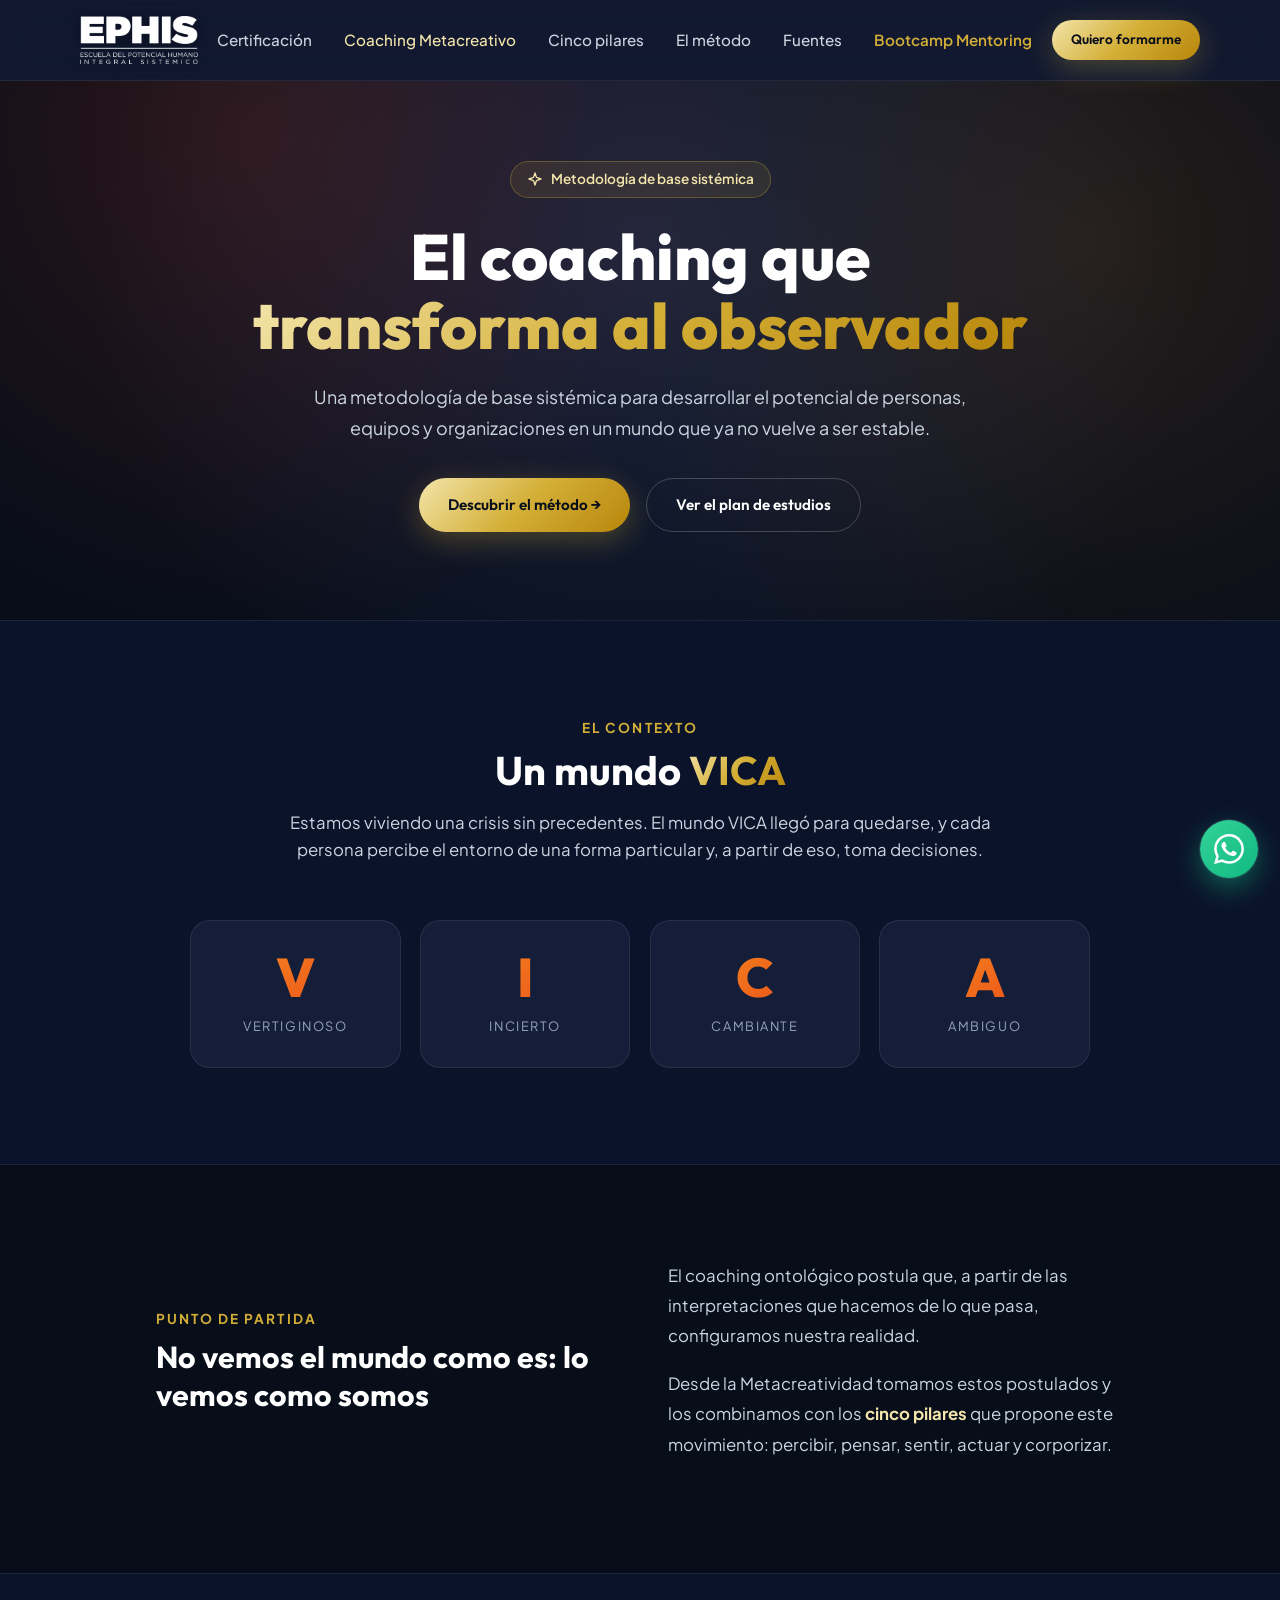
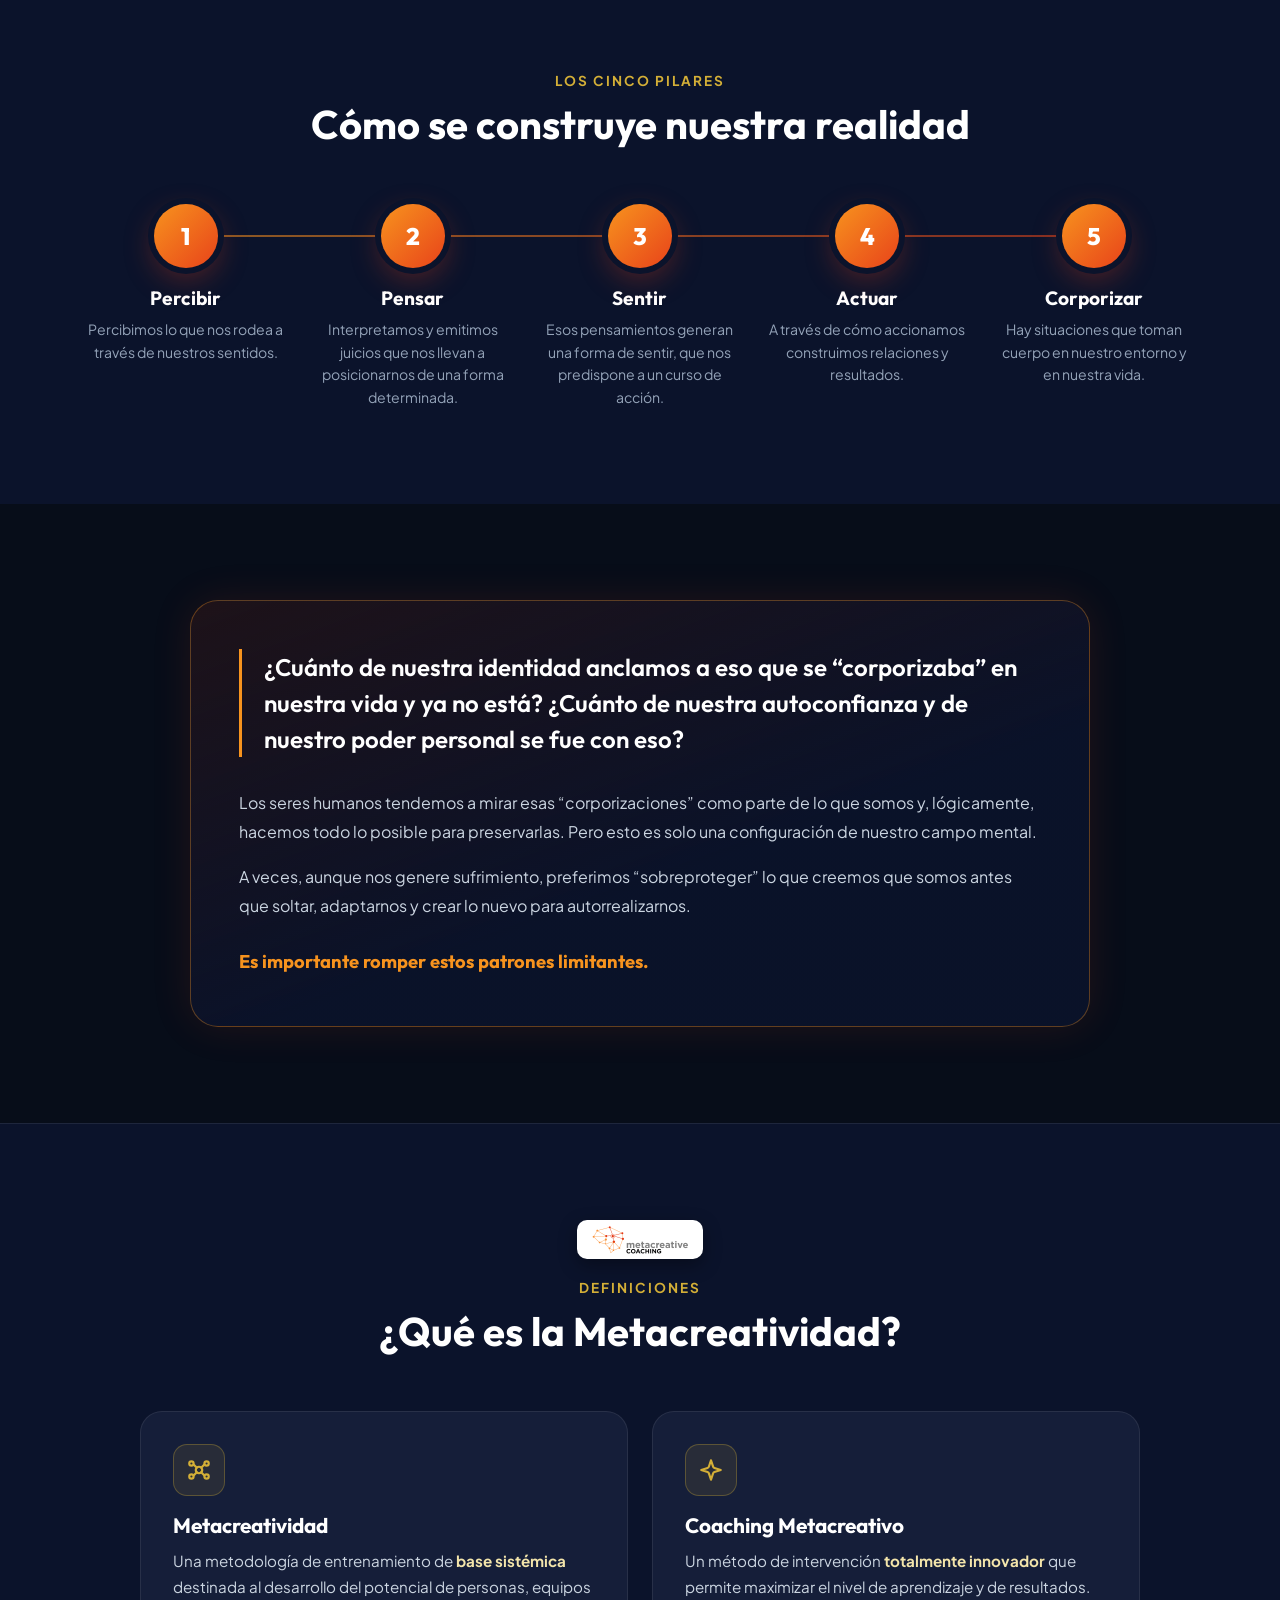
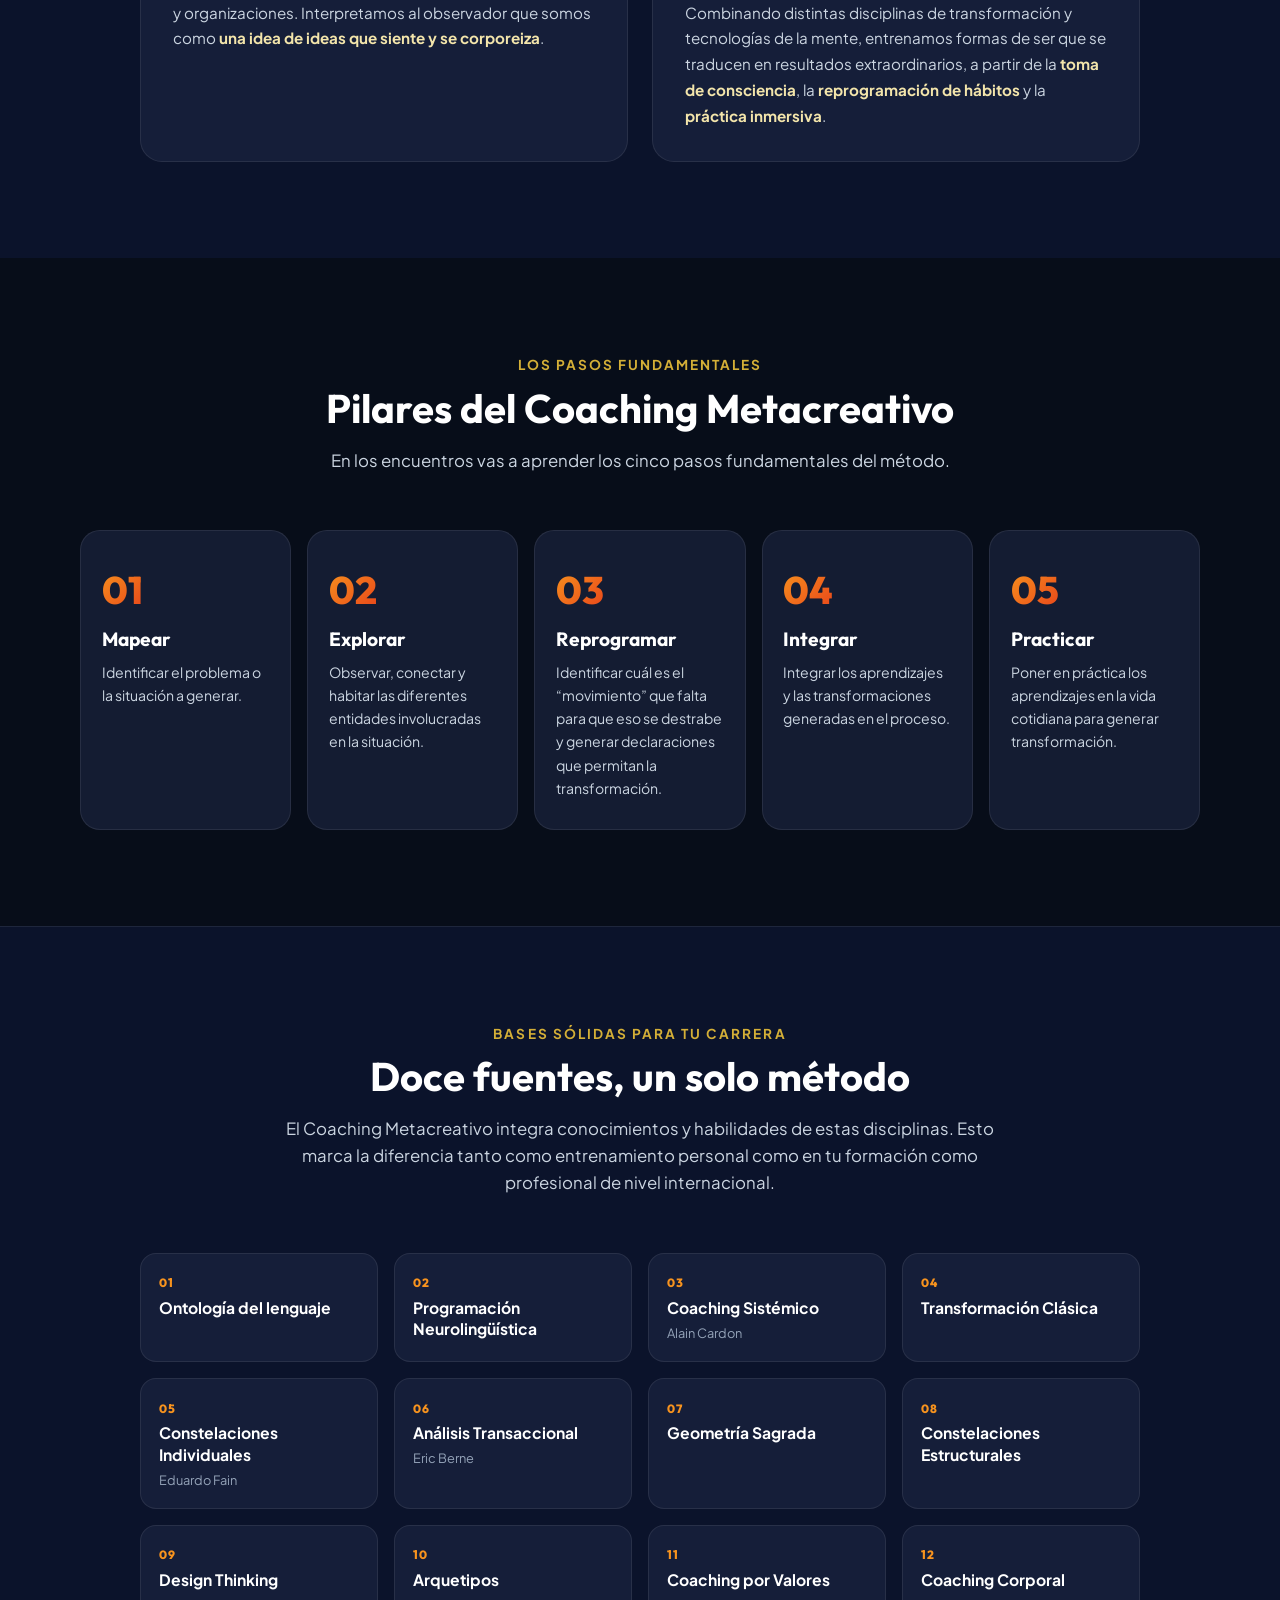
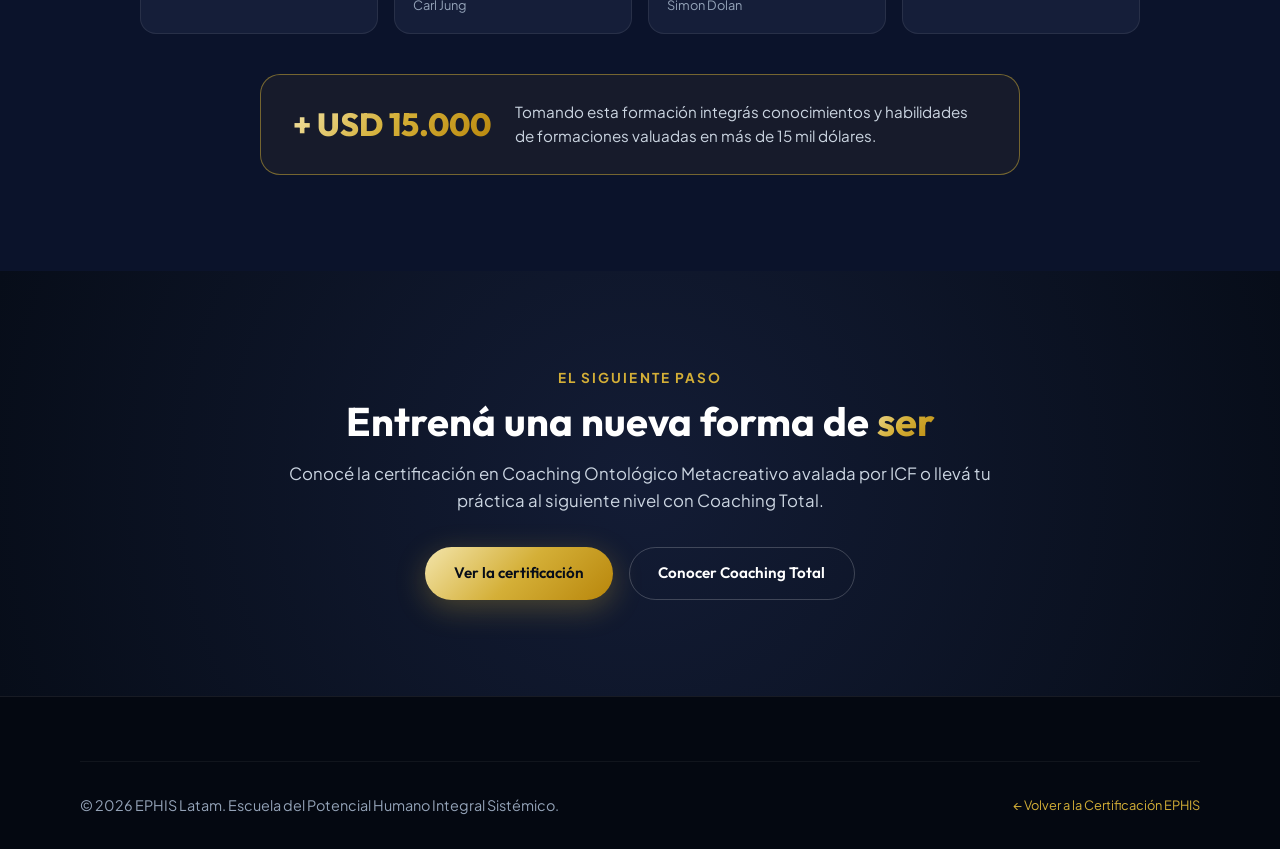
<file: coaching-metacreativo.html>
<!DOCTYPE html>
<html lang="es">
<head>
  <meta charset="UTF-8">
  <meta name="viewport" content="width=device-width, initial-scale=1.0">
  <title>Coaching Metacreativo | EPHIS Latam · Metodología de transformación</title>
  <meta name="description" content="Coaching Metacreativo: metodología de base sistémica para desarrollar el potencial de personas, equipos y organizaciones. Percibir, pensar, sentir, actuar y corporizar.">

  <meta property="og:title" content="Coaching Metacreativo - EPHIS Latam">
  <meta property="og:description" content="Metodología de entrenamiento de base sistémica que integra 12 disciplinas de transformación.">
  <meta property="og:type" content="website">
  <meta property="og:image" content="assets/metacreative_logo.png">

  <link rel="stylesheet" href="styles.css?v=30">
</head>
<body class="mc-page">

  <header class="header-nav">
    <div class="container nav-container">
      <a href="index.html" class="brand-logo">
        <img src="assets/ephis_logo.png" alt="EPHIS Latam Logo" class="brand-logo-img">
      </a>

      <nav>
        <ul class="nav-links">
          <li><a href="index.html" class="nav-link">Certificación</a></li>
          <li><a href="coaching-metacreativo.html" class="nav-link active">Coaching Metacreativo</a></li>
          <li><a href="#pilares" class="nav-link">Cinco pilares</a></li>
          <li><a href="#metodo" class="nav-link">El método</a></li>
          <li><a href="#fuentes" class="nav-link">Fuentes</a></li>
          <li><a href="coaching-total.html" class="nav-link nav-link-highlight">Bootcamp Mentoring</a></li>
        </ul>
      </nav>

      <div class="nav-actions">
        <a href="index.html#contacto" class="btn btn-gold ct-nav-cta">Quiero formarme</a>
      </div>
    </div>
  </header>

  <!-- Hero -->
  <section class="mc-hero">
    <div class="container mc-hero-inner">
      <div class="hero-badge">
        <svg class="svg-icon" width="16" height="16" viewBox="0 0 24 24" fill="none" stroke="#D4AF37" stroke-width="2" stroke-linecap="round" stroke-linejoin="round"><path d="m12 3-1.9 5.8a2 2 0 0 1-1.28 1.28L3 12l5.8 1.9a2 2 0 0 1 1.28 1.28L12 21l1.9-5.8a2 2 0 0 1 1.28-1.28L21 12l-5.8-1.9a2 2 0 0 1-1.28-1.28L12 3z"/></svg>
        Metodología de base sistémica
      </div>
      <h1 class="mc-title">El coaching que <span class="text-gold-gradient">transforma al observador</span></h1>
      <p class="mc-lead">Una metodología de base sistémica para desarrollar el potencial de personas, equipos y organizaciones en un mundo que ya no vuelve a ser estable.</p>
      <div class="ct-hero-actions">
        <a href="#pilares" class="btn btn-gold">Descubrir el método →</a>
        <a href="index.html#programa" class="btn btn-outline">Ver el plan de estudios</a>
      </div>
    </div>
  </section>

  <!-- Contexto VICA -->
  <section class="section-padding mc-context">
    <div class="container">
      <div class="section-header">
        <div class="section-subtitle">El contexto</div>
        <h2 class="section-title">Un mundo <span class="text-gold-gradient">VICA</span></h2>
        <p class="section-desc">Estamos viviendo una crisis sin precedentes. El mundo VICA llegó para quedarse, y cada persona percibe el entorno de una forma particular y, a partir de eso, toma decisiones.</p>
      </div>
      <div class="mc-vica">
        <div><b>V</b><span>Vertiginoso</span></div>
        <div><b>I</b><span>Incierto</span></div>
        <div><b>C</b><span>Cambiante</span></div>
        <div><b>A</b><span>Ambiguo</span></div>
      </div>
    </div>
  </section>

  <!-- Observador -->
  <section class="section-padding mc-observer">
    <div class="container mc-split">
      <div>
        <div class="section-subtitle">Punto de partida</div>
        <h2 class="ct-h2">No vemos el mundo como es: lo vemos como somos</h2>
      </div>
      <div class="mc-prose">
        <p>El coaching ontológico postula que, a partir de las interpretaciones que hacemos de lo que pasa, configuramos nuestra realidad.</p>
        <p>Desde la Metacreatividad tomamos estos postulados y los combinamos con los <strong>cinco pilares</strong> que propone este movimiento: percibir, pensar, sentir, actuar y corporizar.</p>
      </div>
    </div>
  </section>

  <!-- Cinco pilares -->
  <section class="section-padding mc-pillars" id="pilares">
    <div class="container">
      <div class="section-header">
        <div class="section-subtitle">Los cinco pilares</div>
        <h2 class="section-title">Cómo se construye nuestra realidad</h2>
      </div>
      <ol class="mc-flow">
        <li>
          <span class="mc-flow-n">1</span>
          <h3>Percibir</h3>
          <p>Percibimos lo que nos rodea a través de nuestros sentidos.</p>
        </li>
        <li>
          <span class="mc-flow-n">2</span>
          <h3>Pensar</h3>
          <p>Interpretamos y emitimos juicios que nos llevan a posicionarnos de una forma determinada.</p>
        </li>
        <li>
          <span class="mc-flow-n">3</span>
          <h3>Sentir</h3>
          <p>Esos pensamientos generan una forma de sentir, que nos predispone a un curso de acción.</p>
        </li>
        <li>
          <span class="mc-flow-n">4</span>
          <h3>Actuar</h3>
          <p>A través de cómo accionamos construimos relaciones y resultados.</p>
        </li>
        <li>
          <span class="mc-flow-n">5</span>
          <h3>Corporizar</h3>
          <p>Hay situaciones que toman cuerpo en nuestro entorno y en nuestra vida.</p>
        </li>
      </ol>
    </div>
  </section>

  <!-- Reflexión -->
  <section class="section-padding mc-reflection">
    <div class="container">
      <div class="mc-reflection-card">
        <p class="mc-quote">¿Cuánto de nuestra identidad anclamos a eso que se “corporizaba” en nuestra vida y ya no está? ¿Cuánto de nuestra autoconfianza y de nuestro poder personal se fue con eso?</p>
        <div class="mc-reflection-text">
          <p>Los seres humanos tendemos a mirar esas “corporizaciones” como parte de lo que somos y, lógicamente, hacemos todo lo posible para preservarlas. Pero esto es solo una configuración de nuestro campo mental.</p>
          <p>A veces, aunque nos genere sufrimiento, preferimos “sobreproteger” lo que creemos que somos antes que soltar, adaptarnos y crear lo nuevo para autorrealizarnos.</p>
          <p class="mc-reflection-end">Es importante romper estos patrones limitantes.</p>
        </div>
      </div>
    </div>
  </section>

  <!-- Qué es -->
  <section class="section-padding mc-what">
    <div class="container">
      <div class="section-header">
        <span class="mc-tag"><img src="assets/metacreative_logo.png" alt="Metacreative Coaching"></span>
        <div class="section-subtitle">Definiciones</div>
        <h2 class="section-title">¿Qué es la Metacreatividad?</h2>
      </div>
      <div class="mc-defs">
        <article class="ct-card">
          <div class="ct-card-icon">
            <svg width="26" height="26" viewBox="0 0 24 24" fill="none" stroke="currentColor" stroke-width="2" stroke-linecap="round" stroke-linejoin="round"><circle cx="12" cy="12" r="3"/><circle cx="5" cy="6" r="2"/><circle cx="19" cy="6" r="2"/><circle cx="5" cy="18" r="2"/><circle cx="19" cy="18" r="2"/><path d="m7 7 3 3"/><path d="m17 7-3 3"/><path d="m7 17 3-3"/><path d="m17 17-3-3"/></svg>
          </div>
          <h3>Metacreatividad</h3>
          <p>Una metodología de entrenamiento de <strong>base sistémica</strong> destinada al desarrollo del potencial de personas, equipos y organizaciones. Interpretamos al observador que somos como <strong>una idea de ideas que siente y se corporeiza</strong>.</p>
        </article>
        <article class="ct-card">
          <div class="ct-card-icon">
            <svg width="26" height="26" viewBox="0 0 24 24" fill="none" stroke="currentColor" stroke-width="2" stroke-linecap="round" stroke-linejoin="round"><path d="m12 3-1.9 5.8a2 2 0 0 1-1.28 1.28L3 12l5.8 1.9a2 2 0 0 1 1.28 1.28L12 21l1.9-5.8a2 2 0 0 1 1.28-1.28L21 12l-5.8-1.9a2 2 0 0 1-1.28-1.28L12 3z"/></svg>
          </div>
          <h3>Coaching Metacreativo</h3>
          <p>Un método de intervención <strong>totalmente innovador</strong> que permite maximizar el nivel de aprendizaje y de resultados. Combinando distintas disciplinas de transformación y tecnologías de la mente, entrenamos formas de ser que se traducen en resultados extraordinarios, a partir de la <strong>toma de consciencia</strong>, la <strong>reprogramación de hábitos</strong> y la <strong>práctica inmersiva</strong>.</p>
        </article>
      </div>
    </div>
  </section>

  <!-- Método: 5 pasos -->
  <section class="section-padding mc-method" id="metodo">
    <div class="container">
      <div class="section-header">
        <div class="section-subtitle">Los pasos fundamentales</div>
        <h2 class="section-title">Pilares del Coaching Metacreativo</h2>
        <p class="section-desc">En los encuentros vas a aprender los cinco pasos fundamentales del método.</p>
      </div>
      <ol class="mc-steps">
        <li>
          <span>01</span>
          <h3>Mapear</h3>
          <p>Identificar el problema o la situación a generar.</p>
        </li>
        <li>
          <span>02</span>
          <h3>Explorar</h3>
          <p>Observar, conectar y habitar las diferentes entidades involucradas en la situación.</p>
        </li>
        <li>
          <span>03</span>
          <h3>Reprogramar</h3>
          <p>Identificar cuál es el “movimiento” que falta para que eso se destrabe y generar declaraciones que permitan la transformación.</p>
        </li>
        <li>
          <span>04</span>
          <h3>Integrar</h3>
          <p>Integrar los aprendizajes y las transformaciones generadas en el proceso.</p>
        </li>
        <li>
          <span>05</span>
          <h3>Practicar</h3>
          <p>Poner en práctica los aprendizajes en la vida cotidiana para generar transformación.</p>
        </li>
      </ol>
    </div>
  </section>

  <!-- Fuentes -->
  <section class="section-padding mc-sources" id="fuentes">
    <div class="container">
      <div class="section-header">
        <div class="section-subtitle">Bases sólidas para tu carrera</div>
        <h2 class="section-title">Doce fuentes, un solo método</h2>
        <p class="section-desc">El Coaching Metacreativo integra conocimientos y habilidades de estas disciplinas. Esto marca la diferencia tanto como entrenamiento personal como en tu formación como profesional de nivel internacional.</p>
      </div>
      <ul class="mc-source-grid">
        <li><b>Ontología del lenguaje</b></li>
        <li><b>Programación Neurolingüística</b></li>
        <li><b>Coaching Sistémico</b><span>Alain Cardon</span></li>
        <li><b>Transformación Clásica</b></li>
        <li><b>Constelaciones Individuales</b><span>Eduardo Fain</span></li>
        <li><b>Análisis Transaccional</b><span>Eric Berne</span></li>
        <li><b>Geometría Sagrada</b></li>
        <li><b>Constelaciones Estructurales</b></li>
        <li><b>Design Thinking</b></li>
        <li><b>Arquetipos</b><span>Carl Jung</span></li>
        <li><b>Coaching por Valores</b><span>Simon Dolan</span></li>
        <li><b>Coaching Corporal</b></li>
      </ul>
      <div class="mc-value">
        <strong>+ USD 15.000</strong>
        <span>Tomando esta formación integrás conocimientos y habilidades de formaciones valuadas en más de 15 mil dólares.</span>
      </div>
    </div>
  </section>

  <!-- CTA -->
  <section class="section-padding ct-cta">
    <div class="container ct-cta-inner">
      <div class="section-subtitle">El siguiente paso</div>
      <h2 class="section-title">Entrená una nueva forma de <span class="text-gold-gradient">ser</span></h2>
      <p class="section-desc">Conocé la certificación en Coaching Ontológico Metacreativo avalada por ICF o llevá tu práctica al siguiente nivel con Coaching Total.</p>
      <div class="ct-hero-actions">
        <a href="index.html#programa" class="btn btn-gold">Ver la certificación</a>
        <a href="coaching-total.html" class="btn btn-outline">Conocer Coaching Total</a>
      </div>
    </div>
  </section>

  <footer class="footer">
    <div class="container">
      <div class="footer-bottom">
        <div>© 2026 EPHIS Latam. Escuela del Potencial Humano Integral Sistémico.</div>
        <div style="font-size: 0.8rem;"><a href="index.html">← Volver a la Certificación EPHIS</a></div>
      </div>
    </div>
  </footer>

  <a href="https://wa.me/5491124893797?text=Hola%2C%20quiero%20recibir%20informaci%C3%B3n%20sobre%20los%20programas%20de%20EPHIS%20Latam." target="_blank" rel="noopener" class="wa-float" aria-label="Escribinos por WhatsApp">
    <svg width="30" height="30" viewBox="0 0 24 24" fill="currentColor" aria-hidden="true"><path d="M17.47 14.38c-.3-.15-1.76-.87-2.03-.97-.27-.1-.47-.15-.67.15-.2.3-.77.97-.94 1.17-.17.2-.35.22-.65.07-.3-.15-1.26-.46-2.4-1.48-.89-.79-1.49-1.77-1.66-2.07-.17-.3-.02-.46.13-.61.14-.13.3-.35.45-.52.15-.17.2-.3.3-.5.1-.2.05-.37-.02-.52-.08-.15-.67-1.61-.92-2.2-.24-.58-.49-.5-.67-.51h-.57c-.2 0-.52.07-.8.37-.27.3-1.04 1.02-1.04 2.48 0 1.46 1.07 2.88 1.21 3.08.15.2 2.1 3.2 5.08 4.49.71.31 1.26.49 1.69.63.71.23 1.36.2 1.87.12.57-.08 1.76-.72 2-1.41.25-.7.25-1.29.17-1.41-.07-.12-.27-.2-.57-.35M12.05 21.78h-.01a9.87 9.87 0 0 1-5.03-1.38l-.36-.21-3.74.98 1-3.65-.24-.37a9.86 9.86 0 0 1-1.51-5.26c0-5.45 4.44-9.88 9.89-9.88 2.64 0 5.12 1.03 6.99 2.9a9.82 9.82 0 0 1 2.89 6.99c0 5.45-4.44 9.88-9.88 9.88M20.52 3.45A11.8 11.8 0 0 0 12.05 0C5.5 0 .16 5.34.16 11.89c0 2.1.55 4.14 1.59 5.95L.06 24l6.3-1.65a11.88 11.88 0 0 0 5.68 1.45h.01c6.55 0 11.89-5.34 11.89-11.89 0-3.18-1.24-6.17-3.48-8.41"/></svg>
  </a>

</body>
</html>
</file>
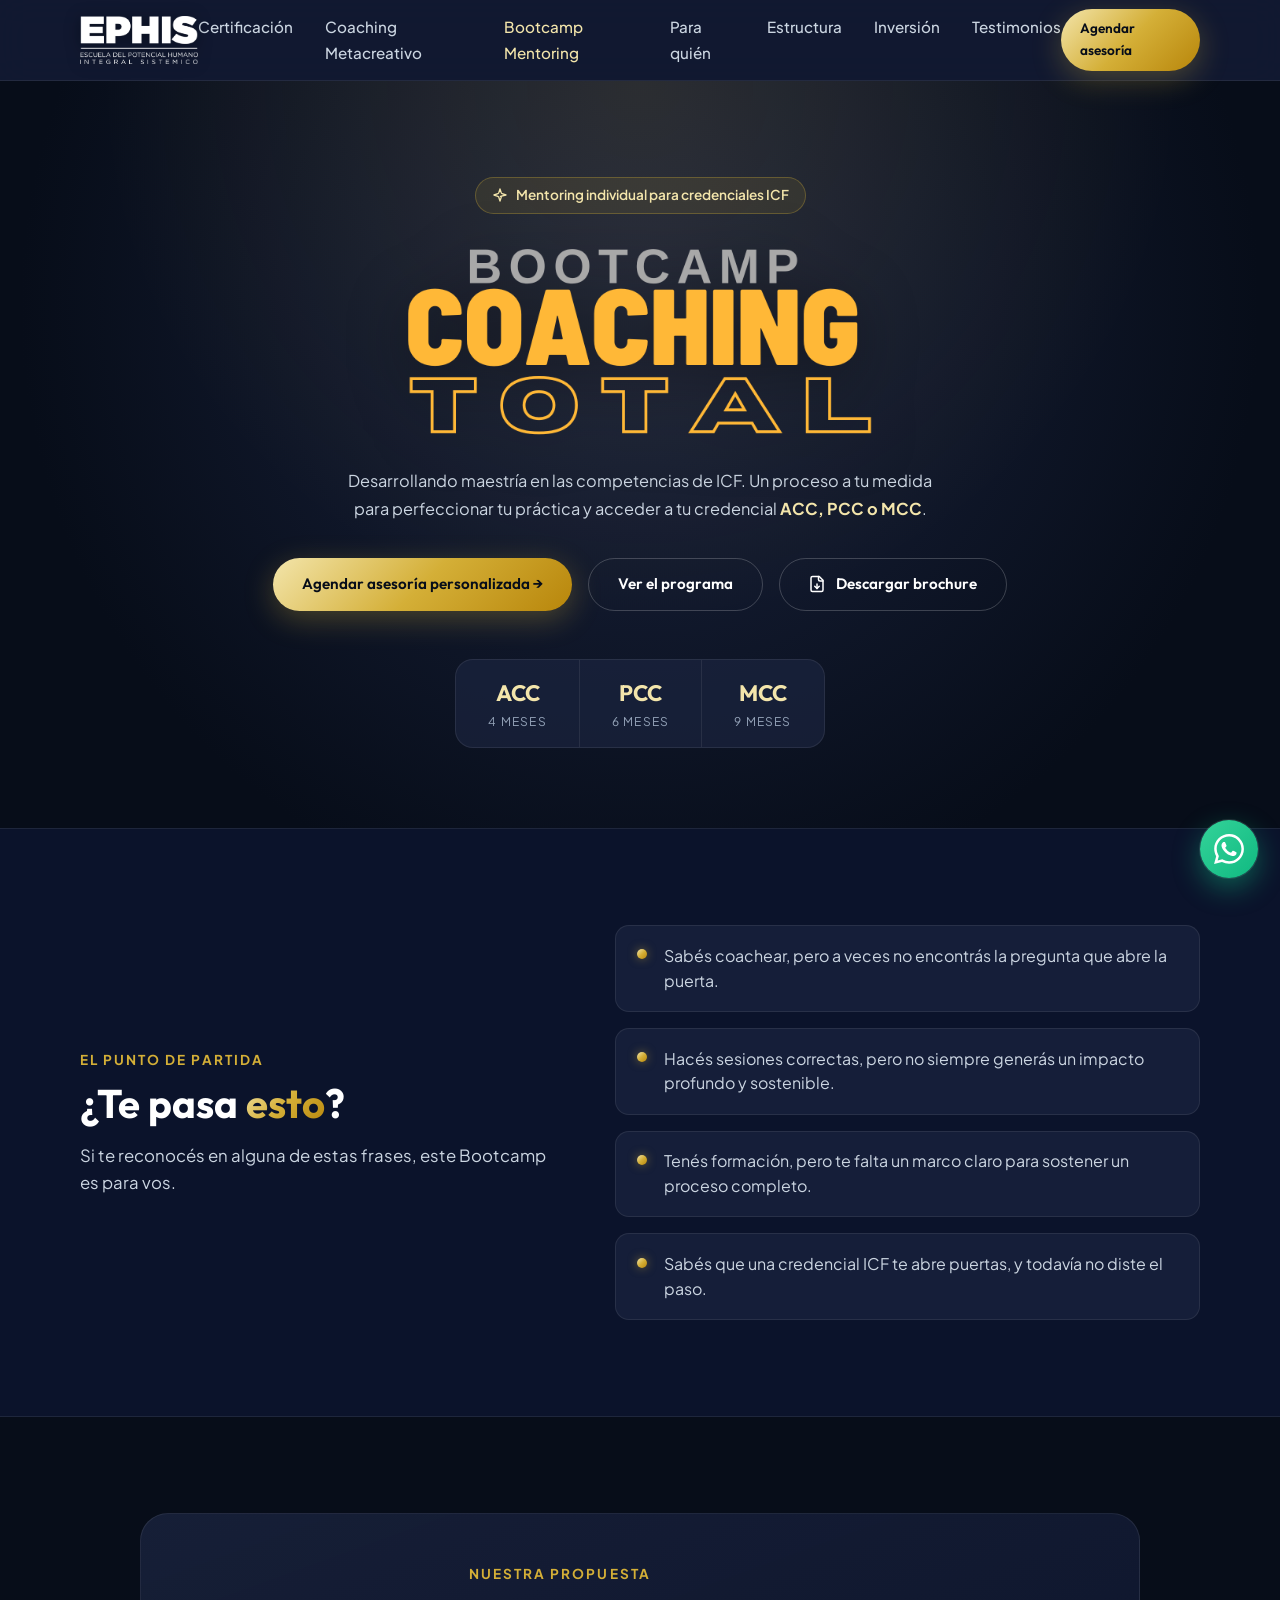
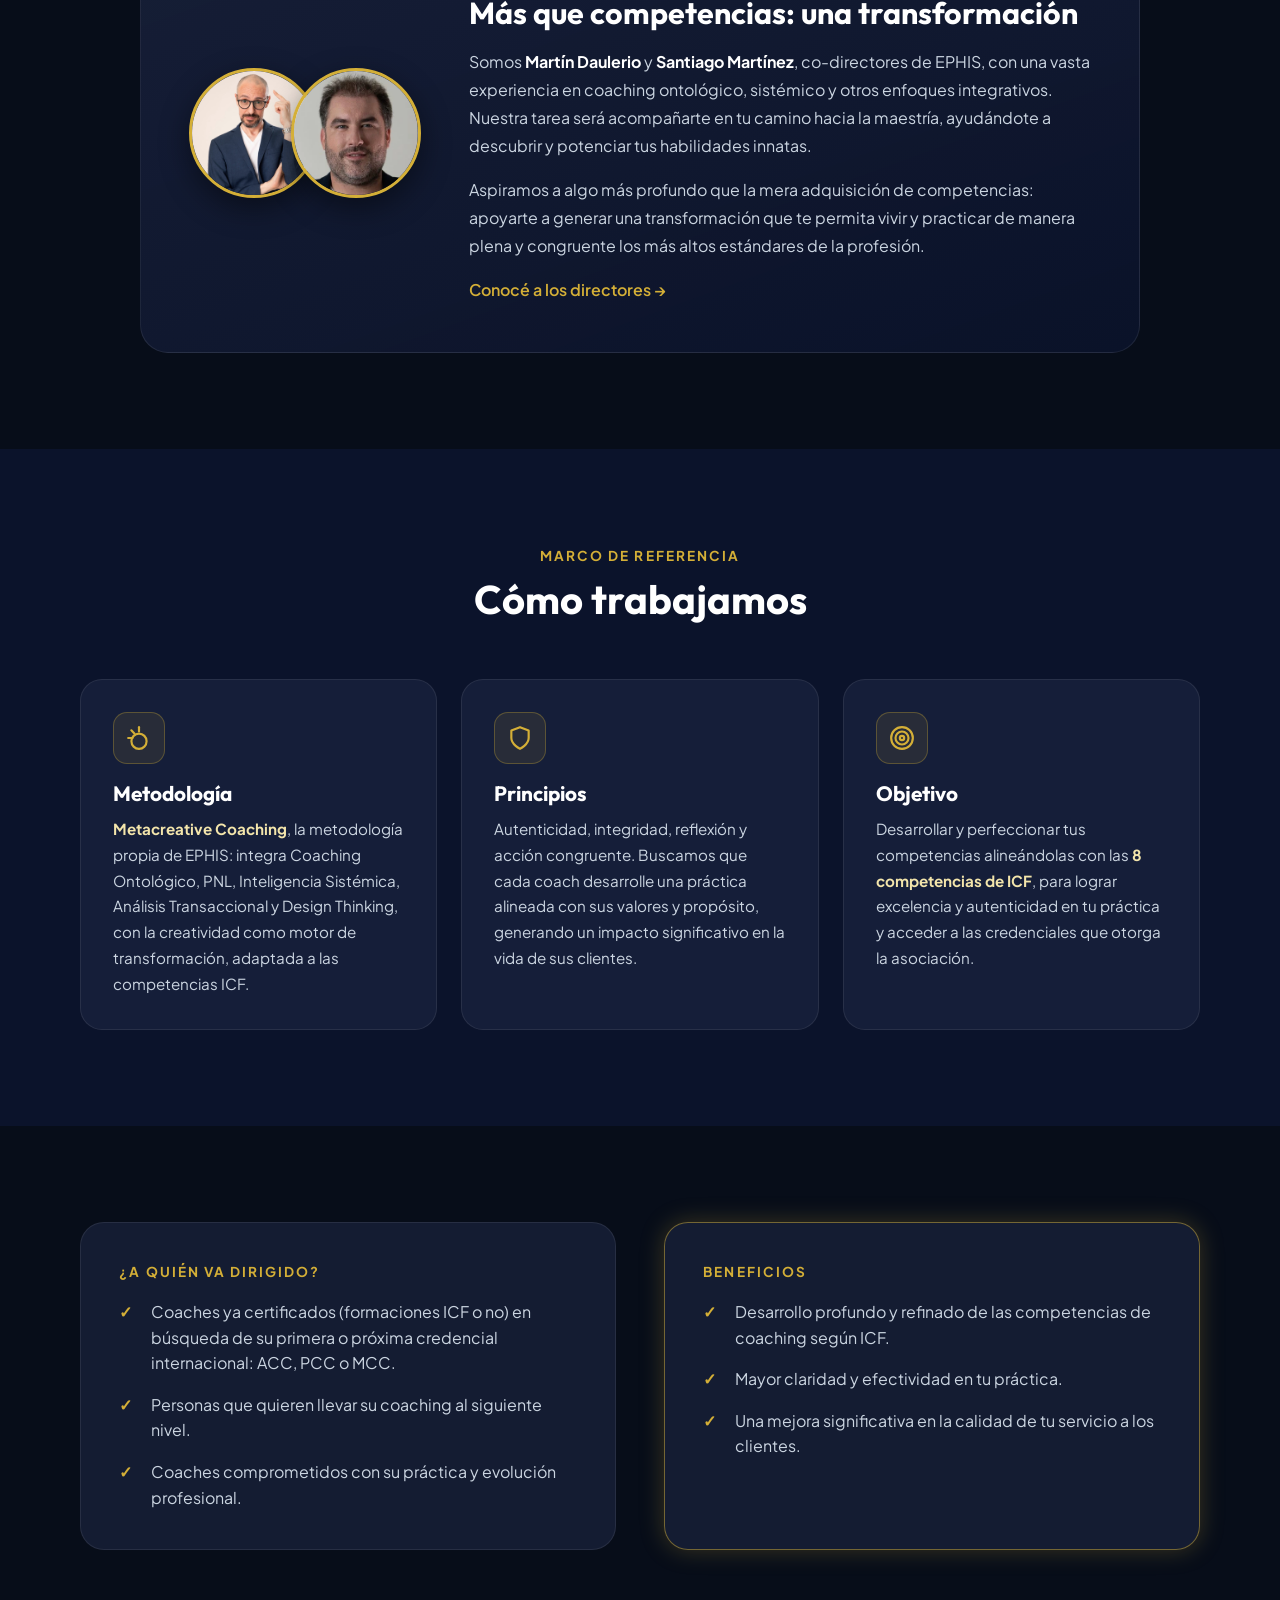
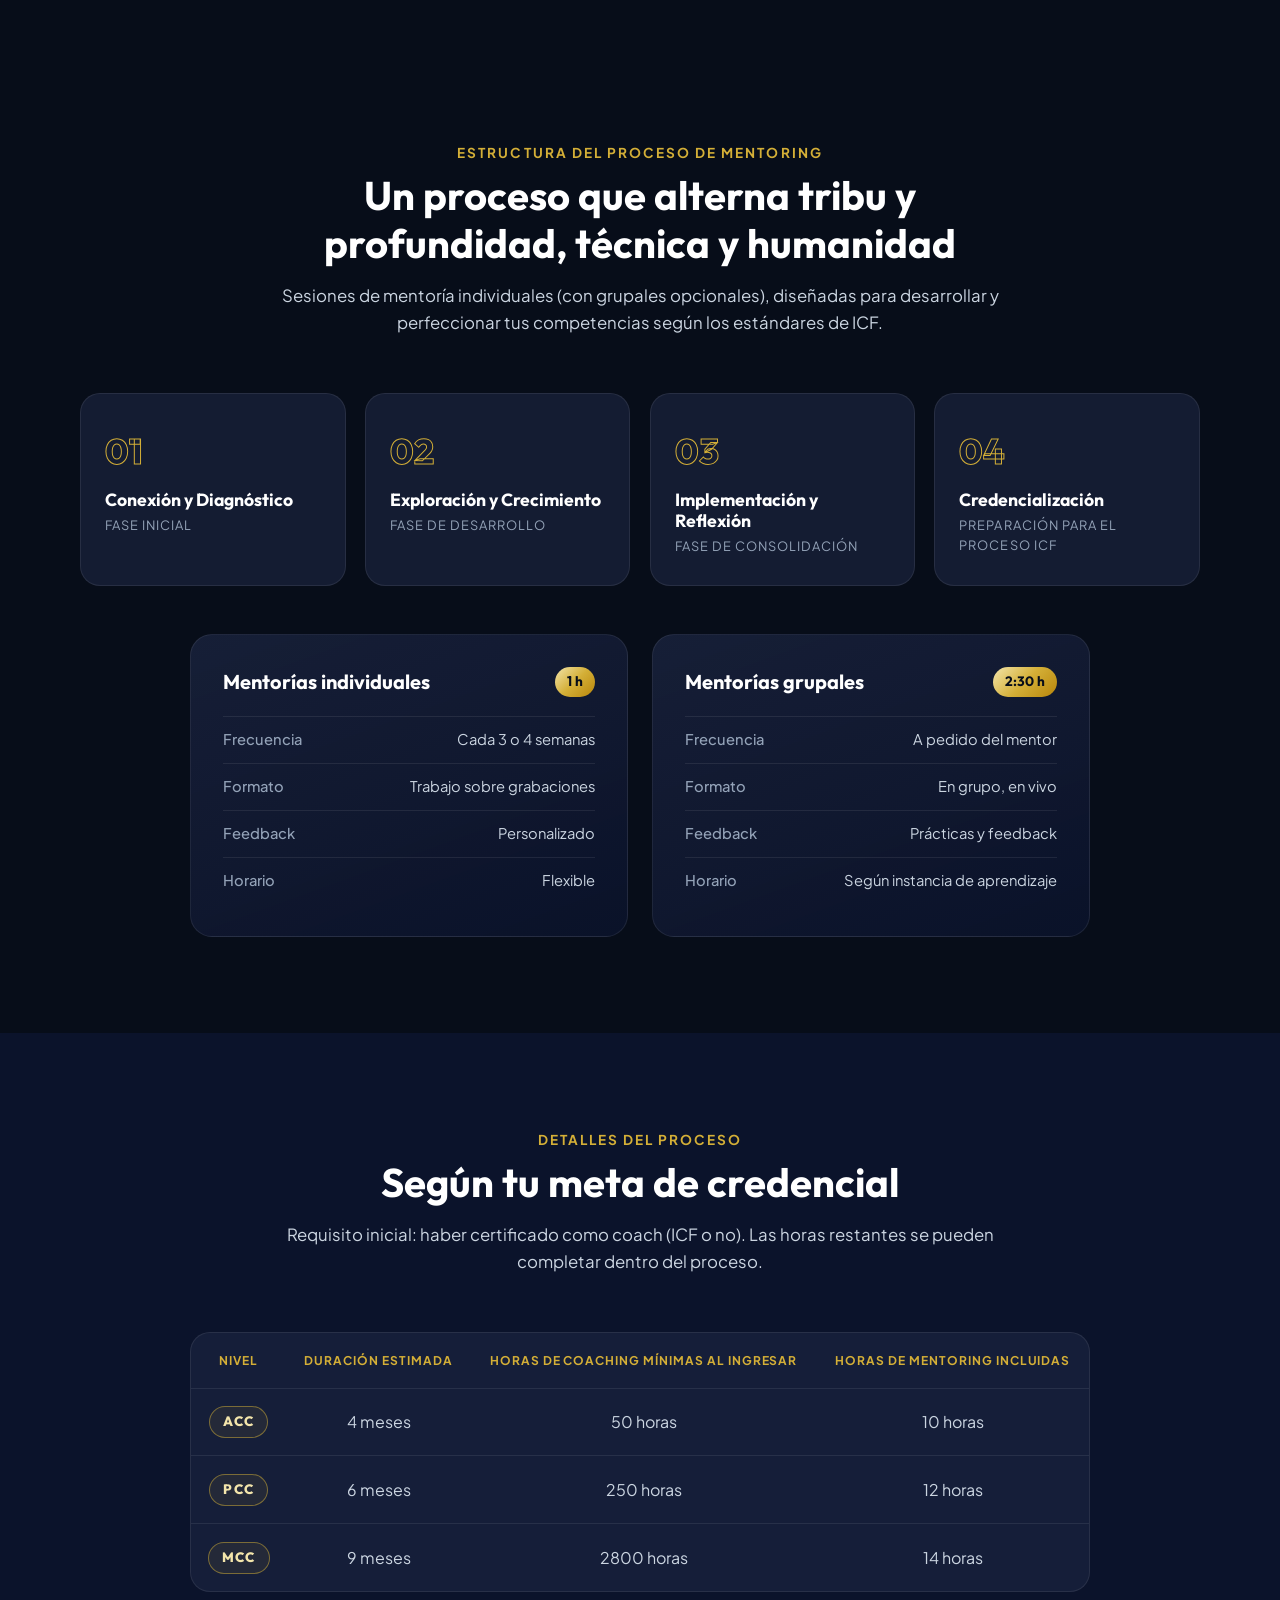
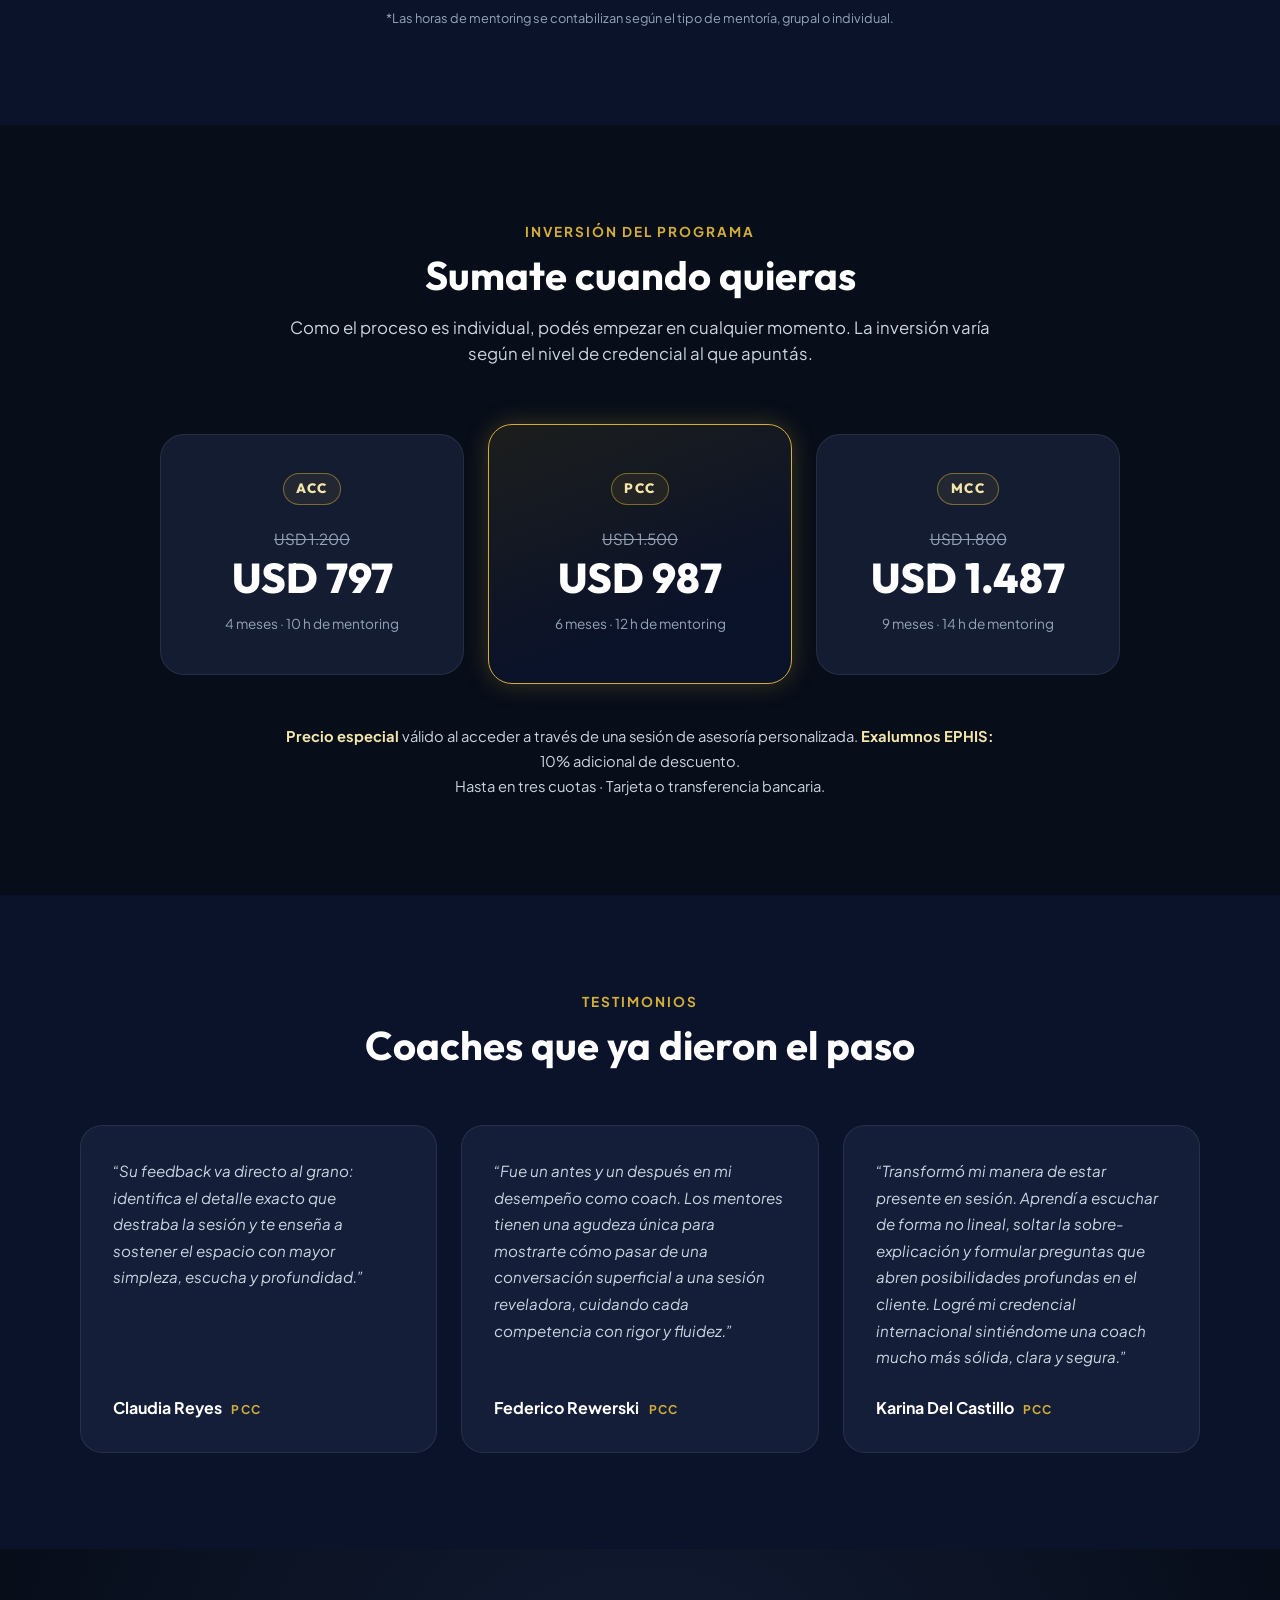
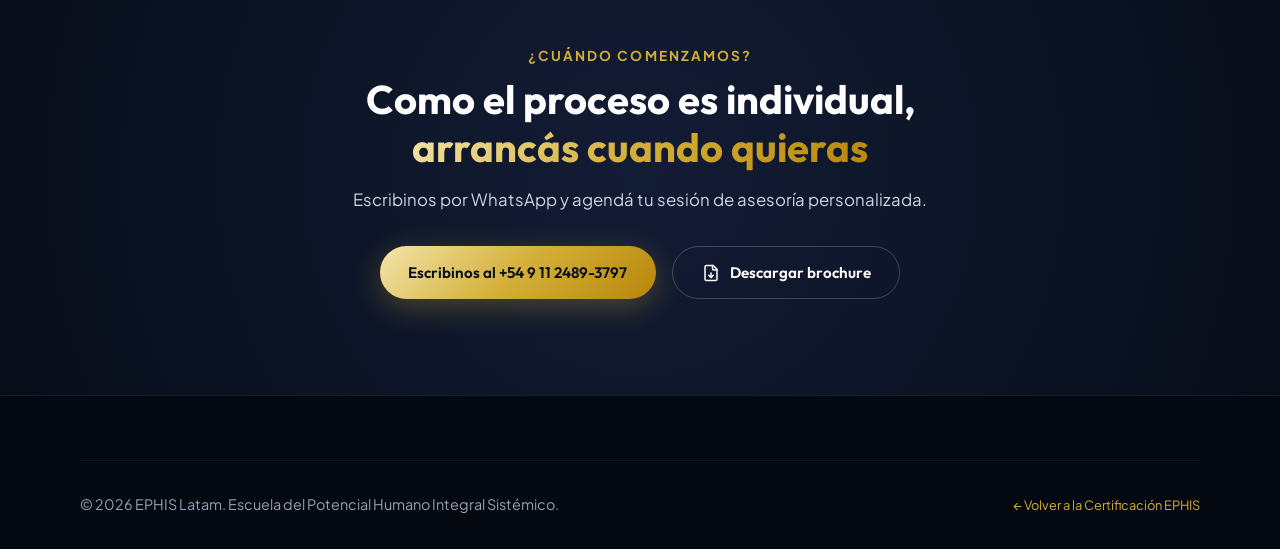
<file: coaching-total.html>
<!DOCTYPE html>
<html lang="es">
<head>
  <meta charset="UTF-8">
  <meta name="viewport" content="width=device-width, initial-scale=1.0">
  <title>Coaching Total Bootcamp | EPHIS Latam · Mentoring para credenciales ICF</title>
  <meta name="description" content="Coaching Total Bootcamp: programa de mentoring individual de EPHIS para desarrollar maestría en las competencias ICF y acceder a tu credencial ACC, PCC o MCC.">

  <meta property="og:title" content="Coaching Total Bootcamp - EPHIS Latam">
  <meta property="og:description" content="Desarrollando maestría en las competencias de ICF. Mentoring individual para tu credencial ACC, PCC o MCC.">
  <meta property="og:type" content="website">
  <meta property="og:image" content="assets/formacion_03_nuevo.webp">

  <link rel="stylesheet" href="styles.css?v=30">
</head>
<body>

  <!-- Header & Sticky Navigation -->
  <header class="header-nav">
    <div class="container nav-container">
      <a href="index.html" class="brand-logo">
        <img src="assets/ephis_logo.png" alt="EPHIS Latam Logo" class="brand-logo-img">
      </a>

      <nav>
        <ul class="nav-links">
          <li><a href="index.html#orientaciones" class="nav-link">Certificación</a></li>
          <li><a href="coaching-metacreativo.html" class="nav-link">Coaching Metacreativo</a></li>
          <li><a href="coaching-total.html" class="nav-link active">Bootcamp Mentoring</a></li>
          <li><a href="#para-quien" class="nav-link">Para quién</a></li>
          <li><a href="#estructura" class="nav-link">Estructura</a></li>
          <li><a href="#inversion" class="nav-link">Inversión</a></li>
          <li><a href="#testimonios" class="nav-link">Testimonios</a></li>
        </ul>
      </nav>

      <div class="nav-actions">
        <a href="https://wa.me/5491124893797" target="_blank" rel="noopener" class="btn btn-gold ct-nav-cta">Agendar asesoría</a>
      </div>
    </div>
  </header>

  <!-- Hero -->
  <section class="ct-hero">
    <div class="container ct-hero-inner">
      <div class="hero-badge">
        <svg class="svg-icon" width="16" height="16" viewBox="0 0 24 24" fill="none" stroke="#D4AF37" stroke-width="2" stroke-linecap="round" stroke-linejoin="round"><path d="m12 3-1.9 5.8a2 2 0 0 1-1.28 1.28L3 12l5.8 1.9a2 2 0 0 1 1.28 1.28L12 21l1.9-5.8a2 2 0 0 1-1.28-1.28L21 12l-5.8-1.9a2 2 0 0 1-1.28-1.28L12 3z"/></svg>
        Mentoring individual para credenciales ICF
      </div>
      <h1 class="ct-logo-title">
        <img src="assets/coaching_total_logo.png" alt="Bootcamp Coaching Total">
      </h1>
      <p class="ct-lead">Desarrollando maestría en las competencias de ICF. Un proceso a tu medida para perfeccionar tu práctica y acceder a tu credencial <strong>ACC, PCC o MCC</strong>.</p>
      <div class="ct-hero-actions">
        <a href="https://wa.me/5491124893797" target="_blank" rel="noopener" class="btn btn-gold">Agendar asesoría personalizada →</a>
        <a href="#estructura" class="btn btn-outline">Ver el programa</a>
        <a href="assets/brochures/EPHIS-Brochure-Coaching-Total-2026.pdf" target="_blank" rel="noopener" class="btn btn-outline"><svg class="svg-icon" width="18" height="18" viewBox="0 0 24 24" fill="none" stroke="currentColor" stroke-width="2" stroke-linecap="round" stroke-linejoin="round"><path d="M15 2H6a2 2 0 0 0-2 2v16a2 2 0 0 0 2 2h12a2 2 0 0 0 2-2V7Z"/><path d="M14 2v4a2 2 0 0 0 2 2h4"/><path d="M12 18v-6"/><path d="m9 15 3 3 3-3"/></svg> Descargar brochure</a>
      </div>
      <div class="ct-hero-levels">
        <div><strong>ACC</strong><span>4 meses</span></div>
        <div><strong>PCC</strong><span>6 meses</span></div>
        <div><strong>MCC</strong><span>9 meses</span></div>
      </div>
    </div>
  </section>

  <!-- ¿Te pasa esto? -->
  <section class="section-padding ct-pain">
    <div class="container ct-split">
      <div>
        <div class="section-subtitle">El punto de partida</div>
        <h2 class="section-title">¿Te pasa <span class="text-gold-gradient">esto</span>?</h2>
        <p class="section-desc">Si te reconocés en alguna de estas frases, este Bootcamp es para vos.</p>
      </div>
      <ul class="ct-pain-list">
        <li>Sabés coachear, pero a veces no encontrás la pregunta que abre la puerta.</li>
        <li>Hacés sesiones correctas, pero no siempre generás un impacto profundo y sostenible.</li>
        <li>Tenés formación, pero te falta un marco claro para sostener un proceso completo.</li>
        <li>Sabés que una credencial ICF te abre puertas, y todavía no diste el paso.</li>
      </ul>
    </div>
  </section>

  <!-- Presentación -->
  <section class="section-padding ct-intro">
    <div class="container">
      <div class="ct-intro-card">
        <div class="ct-intro-photos">
          <img src="assets/director_02.jpg" alt="Martín Daulerio MCC">
          <img src="assets/director_01.webp" alt="Santiago Martínez PCC">
        </div>
        <div>
          <div class="section-subtitle">Nuestra propuesta</div>
          <h2 class="ct-h2">Más que competencias: una transformación</h2>
          <p>Somos <strong>Martín Daulerio</strong> y <strong>Santiago Martínez</strong>, co-directores de EPHIS, con una vasta experiencia en coaching ontológico, sistémico y otros enfoques integrativos. Nuestra tarea será acompañarte en tu camino hacia la maestría, ayudándote a descubrir y potenciar tus habilidades innatas.</p>
          <p>Aspiramos a algo más profundo que la mera adquisición de competencias: apoyarte a generar una transformación que te permita vivir y practicar de manera plena y congruente los más altos estándares de la profesión.</p>
          <a href="index.html#directores" class="ct-link">Conocé a los directores →</a>
        </div>
      </div>
    </div>
  </section>

  <!-- Marco de referencia -->
  <section class="section-padding ct-framework">
    <div class="container">
      <div class="section-header">
        <div class="section-subtitle">Marco de referencia</div>
        <h2 class="section-title">Cómo trabajamos</h2>
      </div>
      <div class="ct-cards-3">
        <article class="ct-card">
          <div class="ct-card-icon">
            <svg width="26" height="26" viewBox="0 0 24 24" fill="none" stroke="currentColor" stroke-width="2" stroke-linecap="round" stroke-linejoin="round"><path d="M12 2v4"/><path d="m4.93 4.93 2.83 2.83"/><path d="M2 12h4"/><path d="M12 22a7 7 0 1 0 0-14 7 7 0 0 0 0 14z"/></svg>
          </div>
          <h3>Metodología</h3>
          <p><strong>Metacreative Coaching</strong>, la metodología propia de EPHIS: integra Coaching Ontológico, PNL, Inteligencia Sistémica, Análisis Transaccional y Design Thinking, con la creatividad como motor de transformación, adaptada a las competencias ICF.</p>
        </article>
        <article class="ct-card">
          <div class="ct-card-icon">
            <svg width="26" height="26" viewBox="0 0 24 24" fill="none" stroke="currentColor" stroke-width="2" stroke-linecap="round" stroke-linejoin="round"><path d="M12 22s8-4 8-10V5l-8-3-8 3v7c0 6 8 10 8 10z"/></svg>
          </div>
          <h3>Principios</h3>
          <p>Autenticidad, integridad, reflexión y acción congruente. Buscamos que cada coach desarrolle una práctica alineada con sus valores y propósito, generando un impacto significativo en la vida de sus clientes.</p>
        </article>
        <article class="ct-card">
          <div class="ct-card-icon">
            <svg width="26" height="26" viewBox="0 0 24 24" fill="none" stroke="currentColor" stroke-width="2" stroke-linecap="round" stroke-linejoin="round"><circle cx="12" cy="12" r="10"/><circle cx="12" cy="12" r="6"/><circle cx="12" cy="12" r="2"/></svg>
          </div>
          <h3>Objetivo</h3>
          <p>Desarrollar y perfeccionar tus competencias alineándolas con las <strong>8 competencias de ICF</strong>, para lograr excelencia y autenticidad en tu práctica y acceder a las credenciales que otorga la asociación.</p>
        </article>
      </div>
    </div>
  </section>

  <!-- Para quién + beneficios -->
  <section class="section-padding ct-audience" id="para-quien">
    <div class="container ct-split">
      <div class="ct-panel">
        <div class="section-subtitle">¿A quién va dirigido?</div>
        <ul class="ct-check-list">
          <li>Coaches ya certificados (formaciones ICF o no) en búsqueda de su primera o próxima credencial internacional: ACC, PCC o MCC.</li>
          <li>Personas que quieren llevar su coaching al siguiente nivel.</li>
          <li>Coaches comprometidos con su práctica y evolución profesional.</li>
        </ul>
      </div>
      <div class="ct-panel ct-panel-gold">
        <div class="section-subtitle">Beneficios</div>
        <ul class="ct-check-list">
          <li>Desarrollo profundo y refinado de las competencias de coaching según ICF.</li>
          <li>Mayor claridad y efectividad en tu práctica.</li>
          <li>Una mejora significativa en la calidad de tu servicio a los clientes.</li>
        </ul>
      </div>
    </div>
  </section>

  <!-- Estructura -->
  <section class="section-padding ct-structure" id="estructura">
    <div class="container">
      <div class="section-header">
        <div class="section-subtitle">Estructura del proceso de mentoring</div>
        <h2 class="section-title">Un proceso que alterna tribu y profundidad, técnica y humanidad</h2>
        <p class="section-desc">Sesiones de mentoría individuales (con grupales opcionales), diseñadas para desarrollar y perfeccionar tus competencias según los estándares de ICF.</p>
      </div>

      <ol class="ct-steps">
        <li><span>01</span><h3>Conexión y Diagnóstico</h3><p>Fase inicial</p></li>
        <li><span>02</span><h3>Exploración y Crecimiento</h3><p>Fase de desarrollo</p></li>
        <li><span>03</span><h3>Implementación y Reflexión</h3><p>Fase de consolidación</p></li>
        <li><span>04</span><h3>Credencialización</h3><p>Preparación para el proceso ICF</p></li>
      </ol>

      <div class="ct-mentoring">
        <article class="ct-mentoring-card">
          <div class="ct-mentoring-head"><h3>Mentorías individuales</h3><span>1 h</span></div>
          <ul>
            <li><b>Frecuencia</b> Cada 3 o 4 semanas</li>
            <li><b>Formato</b> Trabajo sobre grabaciones</li>
            <li><b>Feedback</b> Personalizado</li>
            <li><b>Horario</b> Flexible</li>
          </ul>
        </article>
        <article class="ct-mentoring-card">
          <div class="ct-mentoring-head"><h3>Mentorías grupales</h3><span>2:30 h</span></div>
          <ul>
            <li><b>Frecuencia</b> A pedido del mentor</li>
            <li><b>Formato</b> En grupo, en vivo</li>
            <li><b>Feedback</b> Prácticas y feedback</li>
            <li><b>Horario</b> Según instancia de aprendizaje</li>
          </ul>
        </article>
      </div>
    </div>
  </section>

  <!-- Detalles por nivel -->
  <section class="section-padding ct-details">
    <div class="container">
      <div class="section-header">
        <div class="section-subtitle">Detalles del proceso</div>
        <h2 class="section-title">Según tu meta de credencial</h2>
        <p class="section-desc">Requisito inicial: haber certificado como coach (ICF o no). Las horas restantes se pueden completar dentro del proceso.</p>
      </div>
      <div class="ct-table-wrap">
        <table class="ct-table">
          <thead>
            <tr><th>Nivel</th><th>Duración estimada</th><th>Horas de coaching mínimas al ingresar</th><th>Horas de mentoring incluidas</th></tr>
          </thead>
          <tbody>
            <tr><td><span class="ct-level">ACC</span></td><td>4 meses</td><td>50 horas</td><td>10 horas</td></tr>
            <tr><td><span class="ct-level">PCC</span></td><td>6 meses</td><td>250 horas</td><td>12 horas</td></tr>
            <tr><td><span class="ct-level">MCC</span></td><td>9 meses</td><td>2800 horas</td><td>14 horas</td></tr>
          </tbody>
        </table>
      </div>
      <p class="ct-note">*Las horas de mentoring se contabilizan según el tipo de mentoría, grupal o individual.</p>
    </div>
  </section>

  <!-- Inversión -->
  <section class="section-padding ct-pricing" id="inversion">
    <div class="container">
      <div class="section-header">
        <div class="section-subtitle">Inversión del programa</div>
        <h2 class="section-title">Sumate cuando quieras</h2>
        <p class="section-desc">Como el proceso es individual, podés empezar en cualquier momento. La inversión varía según el nivel de credencial al que apuntás.</p>
      </div>
      <div class="ct-price-grid">
        <article class="ct-price-card">
          <span class="ct-level">ACC</span>
          <div class="ct-price-old">USD 1.200</div>
          <div class="ct-price">USD 797</div>
          <p>4 meses · 10 h de mentoring</p>
        </article>
        <article class="ct-price-card featured">
          <span class="ct-level">PCC</span>
          <div class="ct-price-old">USD 1.500</div>
          <div class="ct-price">USD 987</div>
          <p>6 meses · 12 h de mentoring</p>
        </article>
        <article class="ct-price-card">
          <span class="ct-level">MCC</span>
          <div class="ct-price-old">USD 1.800</div>
          <div class="ct-price">USD 1.487</div>
          <p>9 meses · 14 h de mentoring</p>
        </article>
      </div>
      <div class="ct-price-info">
        <p><strong>Precio especial</strong> válido al acceder a través de una sesión de asesoría personalizada. <strong>Exalumnos EPHIS:</strong> 10% adicional de descuento.</p>
        <p>Hasta en tres cuotas · Tarjeta o transferencia bancaria.</p>
      </div>
    </div>
  </section>

  <!-- Testimonios -->
  <section class="section-padding ct-testimonials" id="testimonios">
    <div class="container">
      <div class="section-header">
        <div class="section-subtitle">Testimonios</div>
        <h2 class="section-title">Coaches que ya dieron el paso</h2>
      </div>
      <div class="ct-cards-3">
        <blockquote class="ct-quote">
          <p>“Su feedback va directo al grano: identifica el detalle exacto que destraba la sesión y te enseña a sostener el espacio con mayor simpleza, escucha y profundidad.”</p>
          <cite>Claudia Reyes <span>PCC</span></cite>
        </blockquote>
        <blockquote class="ct-quote">
          <p>“Fue un antes y un después en mi desempeño como coach. Los mentores tienen una agudeza única para mostrarte cómo pasar de una conversación superficial a una sesión reveladora, cuidando cada competencia con rigor y fluidez.”</p>
          <cite>Federico Rewerski <span>PCC</span></cite>
        </blockquote>
        <blockquote class="ct-quote">
          <p>“Transformó mi manera de estar presente en sesión. Aprendí a escuchar de forma no lineal, soltar la sobre-explicación y formular preguntas que abren posibilidades profundas en el cliente. Logré mi credencial internacional sintiéndome una coach mucho más sólida, clara y segura.”</p>
          <cite>Karina Del Castillo <span>PCC</span></cite>
        </blockquote>
      </div>
    </div>
  </section>

  <!-- CTA final -->
  <section class="section-padding ct-cta">
    <div class="container ct-cta-inner">
      <div class="section-subtitle">¿Cuándo comenzamos?</div>
      <h2 class="section-title">Como el proceso es individual, <span class="text-gold-gradient">arrancás cuando quieras</span></h2>
      <p class="section-desc">Escribinos por WhatsApp y agendá tu sesión de asesoría personalizada.</p>
      <div class="ct-hero-actions">
        <a href="https://wa.me/5491124893797" target="_blank" rel="noopener" class="btn btn-gold">Escribinos al +54 9 11 2489-3797</a>
        <a href="assets/brochures/EPHIS-Brochure-Coaching-Total-2026.pdf" target="_blank" rel="noopener" class="btn btn-outline"><svg class="svg-icon" width="18" height="18" viewBox="0 0 24 24" fill="none" stroke="currentColor" stroke-width="2" stroke-linecap="round" stroke-linejoin="round"><path d="M15 2H6a2 2 0 0 0-2 2v16a2 2 0 0 0 2 2h12a2 2 0 0 0 2-2V7Z"/><path d="M14 2v4a2 2 0 0 0 2 2h4"/><path d="M12 18v-6"/><path d="m9 15 3 3 3-3"/></svg> Descargar brochure</a>
      </div>
    </div>
  </section>

  <footer class="footer">
    <div class="container">
      <div class="footer-bottom">
        <div>© 2026 EPHIS Latam. Escuela del Potencial Humano Integral Sistémico.</div>
        <div style="font-size: 0.8rem;"><a href="index.html">← Volver a la Certificación EPHIS</a></div>
      </div>
    </div>
  </footer>

  <a href="https://wa.me/5491124893797?text=Hola%2C%20quiero%20recibir%20informaci%C3%B3n%20sobre%20los%20programas%20de%20EPHIS%20Latam." target="_blank" rel="noopener" class="wa-float" aria-label="Escribinos por WhatsApp">
    <svg width="30" height="30" viewBox="0 0 24 24" fill="currentColor" aria-hidden="true"><path d="M17.47 14.38c-.3-.15-1.76-.87-2.03-.97-.27-.1-.47-.15-.67.15-.2.3-.77.97-.94 1.17-.17.2-.35.22-.65.07-.3-.15-1.26-.46-2.4-1.48-.89-.79-1.49-1.77-1.66-2.07-.17-.3-.02-.46.13-.61.14-.13.3-.35.45-.52.15-.17.2-.3.3-.5.1-.2.05-.37-.02-.52-.08-.15-.67-1.61-.92-2.2-.24-.58-.49-.5-.67-.51h-.57c-.2 0-.52.07-.8.37-.27.3-1.04 1.02-1.04 2.48 0 1.46 1.07 2.88 1.21 3.08.15.2 2.1 3.2 5.08 4.49.71.31 1.26.49 1.69.63.71.23 1.36.2 1.87.12.57-.08 1.76-.72 2-1.41.25-.7.25-1.29.17-1.41-.07-.12-.27-.2-.57-.35M12.05 21.78h-.01a9.87 9.87 0 0 1-5.03-1.38l-.36-.21-3.74.98 1-3.65-.24-.37a9.86 9.86 0 0 1-1.51-5.26c0-5.45 4.44-9.88 9.89-9.88 2.64 0 5.12 1.03 6.99 2.9a9.82 9.82 0 0 1 2.89 6.99c0 5.45-4.44 9.88-9.88 9.88M20.52 3.45A11.8 11.8 0 0 0 12.05 0C5.5 0 .16 5.34.16 11.89c0 2.1.55 4.14 1.59 5.95L.06 24l6.3-1.65a11.88 11.88 0 0 0 5.68 1.45h.01c6.55 0 11.89-5.34 11.89-11.89 0-3.18-1.24-6.17-3.48-8.41"/></svg>
  </a>

</body>
</html>
</file>
<file: styles.css>
/* ==========================================================================
   EPHIS LATAM - EXECUTIVE DESIGN SYSTEM & STYLESHEET
   Escuela del Potencial Humano Integral Sistémico
   ========================================================================== */

@import url('https://fonts.googleapis.com/css2?family=Outfit:wght@400;500;600;700;800&family=Plus+Jakarta+Sans:wght@300;400;500;600;700&display=swap');

:root {
  /* Color Palette - Executive Obsidian & Champagne */
  --bg-dark: #070D19;
  --bg-surface-1: #0B132B;
  --bg-surface-2: #131C35;
  --bg-surface-3: #1C2541;
  --bg-glass: rgba(19, 28, 53, 0.85);
  --bg-glass-card: rgba(28, 37, 65, 0.65);
  
  --border-gold: linear-gradient(135deg, rgba(212, 175, 55, 0.4), rgba(243, 229, 171, 0.1));
  --border-subtle: rgba(255, 255, 255, 0.08);
  --border-active: rgba(212, 175, 55, 0.5);

  --accent-gold-primary: #D4AF37;
  --accent-gold-light: #F3E5AB;
  --accent-gold-dark: #AA820A;
  --gold-gradient: linear-gradient(135deg, #F3E5AB 0%, #D4AF37 50%, #B8860B 100%);
  --gold-glow: 0 0 25px rgba(212, 175, 55, 0.25);

  --accent-emerald: #10B981;
  --emerald-gradient: linear-gradient(135deg, #34D399 0%, #10B981 100%);

  --text-primary: #FFFFFF;
  --text-secondary: #CBD5E1;
  --text-muted: #94A3B8;
  --text-gold: #F3E5AB;

  /* Typography */
  --font-heading: 'Outfit', sans-serif;
  --font-body: 'Plus Jakarta Sans', sans-serif;

  /* Spacing & Elevation */
  --radius-sm: 8px;
  --radius-md: 14px;
  --radius-lg: 24px;
  --radius-pill: 9999px;

  --shadow-sm: 0 4px 12px rgba(0,0,0,0.25);
  --shadow-md: 0 10px 30px rgba(0,0,0,0.35);
  --shadow-lg: 0 20px 50px rgba(0,0,0,0.5);
  --shadow-gold: 0 8px 30px rgba(212, 175, 55, 0.3);

  --transition-fast: all 0.25s cubic-bezier(0.16, 1, 0.3, 1);
  --transition-smooth: all 0.4s cubic-bezier(0.16, 1, 0.3, 1);
}

/* Reset & Base Styles */
*, *::before, *::after {
  box-sizing: border-box;
  margin: 0;
  padding: 0;
}

html {
  scroll-behavior: smooth;
  font-size: 16px;
  background-color: var(--bg-dark);
  color: var(--text-primary);
  font-family: var(--font-body);
  -webkit-font-smoothing: antialiased;
}

body {
  overflow-x: hidden;
  line-height: 1.6;
}

/* Typography Helpers */
h1, h2, h3, h4, h5, h6 {
  font-family: var(--font-heading);
  font-weight: 700;
  line-height: 1.2;
  color: var(--text-primary);
}

.text-gold-gradient {
  background: var(--gold-gradient);
  -webkit-background-clip: text;
  -webkit-text-fill-color: transparent;
  display: inline-block;
}

.text-emerald {
  color: var(--accent-emerald);
}

/* SVG Icon Helpers */
.svg-icon {
  display: inline-block;
  vertical-align: middle;
  stroke-width: 2px;
  stroke: currentColor;
  fill: none;
}

.pay-badge {
  display: inline-flex;
  align-items: center;
  gap: 0.5rem;
}

.pay-badge svg {
  color: var(--accent-gold-primary);
}

.container {
  width: 90%;
  max-width: 1240px;
  margin: 0 auto;
  padding: 0 1rem;
}

/* Layout Utilities */
.section-padding {
  padding: 6rem 0;
}

@media (max-width: 768px) {
  .section-padding {
    padding: 3.5rem 0;
  }
}

.text-center { text-align: center; }
.text-left { text-align: left; }

/* Announcement Bar */
.announcement-bar {
  background: linear-gradient(90deg, #0f172a, #1e293b, #0f172a);
  border-bottom: 1px solid rgba(212, 175, 55, 0.3);
  padding: 0.6rem 1rem;
  font-size: 0.875rem;
  font-weight: 500;
  color: var(--text-secondary);
  display: flex;
  justify-content: center;
  align-items: center;
  gap: 1rem;
}

.announcement-badge {
  background: var(--gold-gradient);
  color: #070D19;
  font-size: 0.75rem;
  font-weight: 700;
  padding: 0.2rem 0.6rem;
  border-radius: var(--radius-pill);
  text-transform: uppercase;
  letter-spacing: 0.05em;
}

/* Header & Sticky Navigation */
.header-nav {
  position: sticky;
  top: 0;
  z-index: 1000;
  background: var(--bg-glass);
  backdrop-filter: blur(16px);
  -webkit-backdrop-filter: blur(16px);
  border-bottom: 1px solid var(--border-subtle);
  transition: var(--transition-fast);
}

.nav-container {
  display: flex;
  justify-content: space-between;
  align-items: center;
  height: 80px;
}

.brand-logo {
  display: flex;
  align-items: center;
  gap: 0.75rem;
  text-decoration: none;
}

.brand-logo-img {
  height: 48px;
  width: auto;
  object-fit: contain;
  filter: drop-shadow(0 2px 8px rgba(0,0,0,0.4));
}

.nav-links {
  display: flex;
  gap: 2rem;
  list-style: none;
}

.nav-link {
  color: var(--text-secondary);
  text-decoration: none;
  font-size: 0.95rem;
  font-weight: 500;
  transition: var(--transition-fast);
}

.nav-link:hover {
  color: var(--accent-gold-light);
}

.nav-actions {
  display: flex;
  align-items: center;
  gap: 1rem;
}

.mobile-toggle {
  display: none;
  background: none;
  border: none;
  color: #fff;
  font-size: 1.8rem;
  cursor: pointer;
}

/* Button Component */
.btn {
  display: inline-flex;
  align-items: center;
  justify-content: center;
  gap: 0.6rem;
  padding: 0.85rem 1.8rem;
  border-radius: var(--radius-pill);
  font-family: var(--font-heading);
  font-weight: 600;
  font-size: 0.95rem;
  text-decoration: none;
  cursor: pointer;
  transition: var(--transition-fast);
  border: none;
  outline: none;
}

.btn-gold {
  background: var(--gold-gradient);
  color: #070D19;
  box-shadow: var(--shadow-gold);
}

.btn-gold:hover {
  transform: translateY(-2px);
  box-shadow: 0 12px 35px rgba(212, 175, 55, 0.45);
}

.btn-outline {
  background: transparent;
  color: var(--text-primary);
  border: 1px solid rgba(255, 255, 255, 0.2);
}

.btn-outline:hover {
  border-color: var(--accent-gold-primary);
  color: var(--accent-gold-light);
  background: rgba(212, 175, 55, 0.08);
}

.btn-emerald {
  background: var(--emerald-gradient);
  color: #FFF;
  box-shadow: 0 6px 20px rgba(16, 185, 129, 0.3);
}

.btn-emerald:hover {
  transform: translateY(-2px);
  box-shadow: 0 10px 30px rgba(16, 185, 129, 0.45);
}

/* Hero Section */
.hero {
  position: relative;
  display: flex;
  align-items: center;
  min-height: calc(100vh - 130px);
  padding: 5rem 0 5.5rem 0;
  text-align: center;
  background:
    radial-gradient(circle at 18% 12%, rgba(212, 175, 55, 0.14) 0%, transparent 42%),
    radial-gradient(circle at 85% 28%, rgba(60, 80, 140, 0.35) 0%, transparent 45%),
    radial-gradient(circle at 50% 30%, rgba(28, 37, 65, 0.9) 0%, var(--bg-dark) 78%);
  overflow: hidden;
}

.hero::after {
  content: '';
  position: absolute;
  inset: 0;
  background-image:
    linear-gradient(rgba(255, 255, 255, 0.035) 1px, transparent 1px),
    linear-gradient(90deg, rgba(255, 255, 255, 0.035) 1px, transparent 1px);
  background-size: 64px 64px;
  mask-image: radial-gradient(ellipse at 50% 40%, #000 0%, transparent 70%);
  -webkit-mask-image: radial-gradient(ellipse at 50% 40%, #000 0%, transparent 70%);
  pointer-events: none;
}

.hero::before {
  content: '';
  position: absolute;
  top: -10%;
  left: 50%;
  transform: translateX(-50%);
  width: 600px;
  height: 600px;
  background: radial-gradient(circle, rgba(212, 175, 55, 0.12) 0%, transparent 70%);
  pointer-events: none;
}

.hero-inner {
  position: relative;
  z-index: 1;
  max-width: 980px;
}

.hero-badge {
  display: inline-flex;
  align-items: center;
  gap: 0.5rem;
  padding: 0.4rem 1rem;
  background: rgba(212, 175, 55, 0.1);
  border: 1px solid rgba(212, 175, 55, 0.3);
  border-radius: var(--radius-pill);
  color: var(--accent-gold-light);
  font-size: 0.85rem;
  font-weight: 600;
  margin-bottom: 1.5rem;
}

.hero-title {
  font-size: clamp(2.4rem, 5.6vw, 4.2rem);
  line-height: 1.1;
  letter-spacing: -0.02em;
  margin-bottom: 1.4rem;
  text-wrap: balance;
}

@media (max-width: 992px) {
  .hero-title { font-size: clamp(2.1rem, 7vw, 2.8rem); }
}

.hero-description {
  font-size: 1.15rem;
  color: var(--text-secondary);
  margin: 0 auto 2.2rem;
  max-width: 720px;
  text-wrap: balance;
}

.hero-cta-group {
  display: flex;
  gap: 1rem;
  flex-wrap: wrap;
  justify-content: center;
  margin-bottom: 3.2rem;
}

.hero-metrics {
  display: grid;
  grid-template-columns: repeat(4, auto);
  max-width: 860px;
  margin: 0 auto;
  border: 1px solid var(--border-subtle);
  border-radius: 20px;
  background: var(--bg-glass-card);
  backdrop-filter: blur(8px);
}

.hero-metrics .metric-item {
  padding: 1.2rem 1.6rem;
}

.hero-metrics .metric-item + .metric-item {
  border-left: 1px solid var(--border-subtle);
}

.metric-item {
  display: flex;
  flex-direction: column;
  align-items: center;
  text-align: center;
}

.metric-value {
  font-family: var(--font-heading);
  font-size: 1.6rem;
  font-weight: 800;
  color: var(--accent-gold-light);
  white-space: nowrap;
}

.metric-label {
  font-size: 0.78rem;
  color: var(--text-muted);
}

/* Hero Media Card */
.hero-card {
  position: relative;
  background: var(--bg-surface-2);
  border-radius: var(--radius-lg);
  padding: 0.75rem;
  border: 1px solid rgba(212, 175, 55, 0.35);
  box-shadow: var(--shadow-lg);
}

.hero-img-wrapper {
  position: relative;
  border-radius: calc(var(--radius-lg) - 4px);
  overflow: hidden;
}

.hero-img-wrapper img {
  width: 100%;
  height: 440px;
  object-fit: cover;
  display: block;
}

.hero-overlay-badge {
  position: absolute;
  bottom: 1.2rem;
  left: 1.2rem;
  right: 1.2rem;
  background: rgba(11, 19, 43, 0.9);
  backdrop-filter: blur(12px);
  padding: 1rem 1.25rem;
  border-radius: var(--radius-md);
  border: 1px solid rgba(212, 175, 55, 0.4);
  display: flex;
  align-items: center;
  gap: 1rem;
}

.badge-icf-icon {
  height: 52px;
  width: auto;
  object-fit: contain;
  filter: drop-shadow(0 2px 6px rgba(0,0,0,0.5));
}

.badge-text-title {
  font-size: 0.95rem;
  font-weight: 700;
  color: var(--accent-gold-light);
}

.badge-text-sub {
  font-size: 0.78rem;
  color: var(--text-muted);
}

/* Section Headers */
.section-header {
  max-width: 750px;
  margin: 0 auto 3.5rem auto;
  text-align: center;
}

.section-subtitle {
  text-transform: uppercase;
  letter-spacing: 0.15em;
  font-size: 0.85rem;
  font-weight: 700;
  color: var(--accent-gold-primary);
  margin-bottom: 0.5rem;
}

.section-title {
  font-size: 2.5rem;
  margin-bottom: 1rem;
  text-wrap: balance;
}

.section-desc {
  font-size: 1.05rem;
  color: var(--text-secondary);
}

/* Trust & Accreditation Banner Section */
.trust-section {
  background: var(--bg-surface-1);
  border-top: 1px solid var(--border-subtle);
  border-bottom: 1px solid var(--border-subtle);
  padding: 4rem 0;
}

.accreditation-row {
  display: flex;
  justify-content: center;
  align-items: center;
  gap: 2.5rem;
  flex-wrap: wrap;
  margin-bottom: 3rem;
  padding: 1.5rem 2rem;
  background: rgba(19, 28, 53, 0.5);
  border: 1px solid var(--border-subtle);
  border-radius: var(--radius-lg);
}

.accred-logo-item {
  display: flex;
  flex-direction: column;
  align-items: center;
  gap: 0.5rem;
}

.accred-logo-img {
  max-height: 80px;
  width: auto;
  object-fit: contain;
  transition: var(--transition-fast);
  filter: drop-shadow(0 4px 10px rgba(0,0,0,0.4));
}

.accred-logo-img:hover {
  transform: scale(1.05);
}

.accred-label {
  font-size: 0.8rem;
  font-weight: 600;
  color: var(--text-gold);
  text-transform: uppercase;
  letter-spacing: 0.05em;
}

/* Level Credentials White Logos Showcase - Compact Vertical Stack */
.level-credentials-grid {
  display: grid;
  grid-template-columns: 1fr 1fr;
  gap: 2rem;
  align-items: stretch;
  max-width: 950px;
  margin: 0 auto;
}

@media (max-width: 768px) {
  .level-credentials-grid {
    grid-template-columns: 1fr;
    gap: 1.5rem;
  }
}

.level-cred-item {
  background: var(--bg-glass-card);
  border: 1px solid var(--border-subtle);
  border-radius: var(--radius-lg);
  padding: 2rem 1.75rem;
  display: flex;
  flex-direction: column;
  align-items: center;
  text-align: center;
  gap: 1.25rem;
  transition: var(--transition-fast);
}

.level-cred-item.featured {
  border-color: var(--accent-gold-primary);
  background: linear-gradient(135deg, rgba(28, 37, 65, 0.85) 0%, rgba(19, 28, 53, 0.95) 100%);
  box-shadow: var(--shadow-gold);
}

.level-cred-item:hover {
  transform: translateY(-4px);
  border-color: var(--accent-gold-primary);
}

.level-cred-logo {
  height: 55px;
  width: auto;
  object-fit: contain;
  filter: drop-shadow(0 4px 10px rgba(255, 255, 255, 0.15));
}

.level-cred-info {
  display: flex;
  flex-direction: column;
  align-items: center;
  gap: 0.4rem;
}

.level-cred-badge {
  display: inline-block;
  padding: 0.2rem 0.75rem;
  border-radius: var(--radius-pill);
  font-size: 0.72rem;
  font-weight: 700;
  text-transform: uppercase;
  background: rgba(255, 255, 255, 0.1);
  color: var(--text-secondary);
}

.level-cred-badge.gold {
  background: var(--gold-gradient);
  color: #070D19;
}

.level-cred-title {
  font-size: 1.25rem;
  font-weight: 700;
  color: var(--text-primary);
  line-height: 1.3;
}

.level-cred-sub {
  font-size: 0.88rem;
  color: var(--accent-gold-light);
  font-weight: 500;
}

.trust-grid {
  display: grid;
  grid-template-columns: repeat(auto-fit, minmax(280px, 1fr));
  gap: 2rem;
}

.trust-card {
  background: var(--bg-glass-card);
  border: 1px solid var(--border-subtle);
  padding: 2rem;
  border-radius: var(--radius-md);
  transition: var(--transition-fast);
}

.trust-card:hover {
  border-color: var(--accent-gold-primary);
  transform: translateY(-4px);
}

.trust-icon {
  font-size: 2.2rem;
  margin-bottom: 1rem;
  color: var(--accent-gold-primary);
}

.trust-title {
  font-size: 1.25rem;
  margin-bottom: 0.5rem;
}

.trust-desc {
  font-size: 0.9rem;
  color: var(--text-secondary);
}

/* Track Selector Section */
.tracks-section {
  background: var(--bg-dark);
}

.track-tabs {
  display: flex;
  justify-content: space-between;
  align-items: center;
  gap: 0.4rem;
  flex-wrap: nowrap;
  width: 100%;
  margin-bottom: 2.5rem;
  overflow-x: auto;
  padding-bottom: 0.5rem;
}

.track-tab {
  flex: 1 1 0px;
  min-width: 0;
  padding: 0.75rem 0.35rem;
  border-radius: var(--radius-pill);
  background: var(--bg-surface-2);
  color: var(--text-secondary);
  border: 1px solid var(--border-subtle);
  font-weight: 600;
  font-size: 0.82rem;
  cursor: pointer;
  transition: var(--transition-fast);
  white-space: nowrap;
  text-align: center;
}

.track-tab.active, .track-tab:hover {
  background: var(--gold-gradient);
  color: #070D19;
  border-color: var(--accent-gold-primary);
}

.track-display-card {
  background: var(--bg-surface-2);
  border-radius: var(--radius-lg);
  border: 1px solid var(--border-active);
  padding: 3rem;
  display: grid;
  grid-template-columns: 1fr 1fr;
  gap: 3rem;
  align-items: center;
  box-shadow: var(--shadow-md);
}

.track-details h3 {
  font-size: 2rem;
  margin-bottom: 1rem;
}

.track-details p {
  color: var(--text-secondary);
  font-size: 1.05rem;
  margin-bottom: 1.5rem;
}

.track-list {
  list-style: none;
  margin-bottom: 2rem;
}

.track-list li {
  position: relative;
  padding-left: 1.8rem;
  margin-bottom: 0.75rem;
  font-size: 0.95rem;
  color: var(--text-secondary);
}

.track-list li::before {
  content: '';
  position: absolute;
  left: 0;
  top: 0.25rem;
  width: 16px;
  height: 16px;
  background-image: url("data:image/svg+xml,%3Csvg xmlns='http://www.w3.org/2000/svg' viewBox='0 0 24 24' fill='none' stroke='%23D4AF37' stroke-width='3' stroke-linecap='round' stroke-linejoin='round'%3E%3Cpolyline points='20 6 9 17 4 12'/%3E%3C/svg%3E");
  background-repeat: no-repeat;
  background-size: contain;
}

.track-visual {
  background: radial-gradient(circle, rgba(212, 175, 55, 0.15) 0%, transparent 70%);
  padding: 2rem;
  border-radius: var(--radius-md);
  text-align: center;
  border: 1px dashed rgba(212, 175, 55, 0.3);
}

.track-visual-icon {
  font-size: 4rem;
  margin-bottom: 1rem;
}

/* Real Formaciones Gallery Section */
.gallery-section {
  background: var(--bg-dark);
  padding: 5rem 0;
}

.gallery-grid {
  display: grid;
  grid-template-columns: repeat(3, 1fr);
  gap: 1.75rem;
}

@media (max-width: 992px) {
  .gallery-grid {
    grid-template-columns: 1fr;
  }
}

.gallery-card {
  position: relative;
  border-radius: var(--radius-md);
  overflow: hidden;
  border: 1px solid var(--border-subtle);
  background: var(--bg-surface-2);
  transition: var(--transition-fast);
}

.gallery-card:hover {
  transform: translateY(-6px);
  border-color: var(--accent-gold-primary);
  box-shadow: var(--shadow-gold);
}

.gallery-card img {
  width: 100%;
  height: 280px;
  object-fit: cover;
  display: block;
}

.gallery-caption {
  padding: 1.25rem;
  background: rgba(11, 19, 43, 0.95);
}

.gallery-caption h4 {
  font-size: 1.1rem;
  color: var(--accent-gold-light);
  margin-bottom: 0.3rem;
}

.gallery-caption p {
  font-size: 0.85rem;
  color: var(--text-secondary);
}

/* Dual Level Program Section */
.curriculum-section {
  background: var(--bg-surface-1);
}

.level-cards-grid {
  display: grid;
  grid-template-columns: 1fr 1fr;
  gap: 2rem;
  margin-bottom: 3rem;
}

.level-card {
  background: var(--bg-glass-card);
  border: 1px solid var(--border-subtle);
  border-radius: var(--radius-lg);
  padding: 2.5rem;
  position: relative;
  display: flex;
  flex-direction: column;
  justify-content: space-between;
}

.level-card.featured {
  border-color: var(--accent-gold-primary);
  box-shadow: var(--shadow-gold);
  background: linear-gradient(180deg, rgba(28, 37, 65, 0.85) 0%, rgba(19, 28, 53, 0.95) 100%);
}

.level-header-badge {
  display: flex;
  justify-content: space-between;
  align-items: flex-start;
  margin-bottom: 1.25rem;
}

.level-badge-img {
  max-height: 75px;
  width: auto;
  object-fit: contain;
  filter: drop-shadow(0 4px 12px rgba(212, 175, 55, 0.3));
}

.level-tag {
  padding: 0.3rem 0.8rem;
  border-radius: var(--radius-pill);
  font-size: 0.75rem;
  font-weight: 700;
  text-transform: uppercase;
  background: rgba(255, 255, 255, 0.1);
  color: var(--text-secondary);
}

.level-card.featured .level-tag {
  background: var(--gold-gradient);
  color: #070D19;
}

.level-title {
  font-size: 1.6rem;
  margin-bottom: 0.75rem;
}

.level-cert {
  font-size: 0.9rem;
  color: var(--accent-gold-light);
  font-weight: 600;
  margin-bottom: 1.5rem;
  padding-bottom: 1rem;
  border-bottom: 1px solid var(--border-subtle);
}

.level-features {
  list-style: none;
  margin-bottom: 2rem;
}

.level-features li {
  margin-bottom: 0.8rem;
  font-size: 0.95rem;
  color: var(--text-secondary);
  display: flex;
  align-items: flex-start;
  gap: 0.6rem;
}

.level-features li span {
  color: var(--accent-gold-primary);
}

/* Accordion Curriculum Modules */
.curriculum-accordion {
  max-width: 900px;
  margin: 0 auto;
}

.accordion-item {
  background: var(--bg-surface-2);
  border: 1px solid var(--border-subtle);
  border-radius: var(--radius-md);
  margin-bottom: 1rem;
  overflow: hidden;
}

.accordion-header {
  width: 100%;
  padding: 1.25rem 1.75rem;
  background: none;
  border: none;
  color: var(--text-primary);
  display: flex;
  justify-content: space-between;
  align-items: center;
  cursor: pointer;
  font-family: var(--font-heading);
  font-size: 1.1rem;
  font-weight: 600;
  text-align: left;
}

.accordion-header:hover {
  color: var(--accent-gold-light);
}

.accordion-icon {
  font-size: 1.2rem;
  transition: transform 0.3s ease;
}

.accordion-item.active .accordion-icon {
  transform: rotate(180deg);
  color: var(--accent-gold-primary);
}

.accordion-content {
  max-height: 0;
  overflow: hidden;
  transition: max-height 0.4s cubic-bezier(0, 1, 0, 1);
  background: rgba(0, 0, 0, 0.2);
}

.accordion-item.active .accordion-content {
  max-height: 500px;
  transition: max-height 0.4s ease-in-out;
}

.accordion-inner {
  padding: 1.5rem 1.75rem;
  color: var(--text-secondary);
  font-size: 0.95rem;
  line-height: 1.7;
}

/* Testimonials Wall */
.testimonials-section {
  background: var(--bg-dark);
}

.testimonial-filter {
  display: flex;
  justify-content: center;
  gap: 0.5rem;
  flex-wrap: wrap;
  margin-bottom: 3rem;
}

.filter-btn {
  background: var(--bg-surface-2);
  color: var(--text-muted);
  border: 1px solid var(--border-subtle);
  padding: 0.5rem 1.2rem;
  border-radius: var(--radius-pill);
  font-size: 0.85rem;
  font-weight: 600;
  cursor: pointer;
  transition: var(--transition-fast);
}

.filter-btn.active, .filter-btn:hover {
  background: rgba(212, 175, 55, 0.15);
  color: var(--accent-gold-light);
  border-color: var(--accent-gold-primary);
}

.testimonials-grid {
  display: grid;
  grid-template-columns: repeat(auto-fit, minmax(320px, 1fr));
  gap: 1.75rem;
}

.testimonial-card {
  background: var(--bg-glass-card);
  border: 1px solid var(--border-subtle);
  border-radius: var(--radius-md);
  padding: 2rem;
  display: flex;
  flex-direction: column;
  justify-content: space-between;
  transition: var(--transition-fast);
}

.testimonial-card:hover {
  border-color: rgba(212, 175, 55, 0.4);
  transform: translateY(-4px);
}

.testimonial-quote {
  font-size: 0.98rem;
  color: var(--text-secondary);
  font-style: italic;
  margin-bottom: 1.5rem;
  position: relative;
}

.testimonial-quote::before {
  content: '“';
  font-size: 3rem;
  font-family: Georgia, serif;
  color: rgba(212, 175, 55, 0.3);
  position: absolute;
  top: -1.2rem;
  left: -0.5rem;
}

.testimonial-author {
  display: flex;
  align-items: center;
  gap: 0.85rem;
  border-top: 1px solid var(--border-subtle);
  padding-top: 1rem;
}

.author-avatar {
  width: 44px;
  height: 44px;
  border-radius: 50%;
  background: var(--gold-gradient);
  color: #070D19;
  display: flex;
  align-items: center;
  justify-content: center;
  font-weight: 800;
  font-size: 1rem;
}

.author-name {
  font-weight: 700;
  font-size: 0.95rem;
}

.author-location {
  font-size: 0.8rem;
  color: var(--text-muted);
}

/* Investment & Calculator Section */
.investment-section {
  background: var(--bg-surface-1);
}

.calc-box {
  background: var(--bg-surface-2);
  border: 1px solid var(--border-active);
  border-radius: var(--radius-lg);
  padding: 3rem;
  max-width: 850px;
  margin: 0 auto;
  box-shadow: var(--shadow-md);
}

.calc-options {
  display: grid;
  grid-template-columns: repeat(3, 1fr);
  gap: 1rem;
  margin-bottom: 2.5rem;
}

.calc-opt-btn {
  background: var(--bg-dark);
  border: 1px solid var(--border-subtle);
  padding: 1.25rem 1rem;
  border-radius: var(--radius-md);
  cursor: pointer;
  text-align: center;
  transition: var(--transition-fast);
}

.calc-opt-btn.active {
  background: rgba(212, 175, 55, 0.12);
  border-color: var(--accent-gold-primary);
}

.calc-opt-title {
  font-weight: 700;
  font-size: 1rem;
  color: var(--text-primary);
  margin-bottom: 0.25rem;
}

.calc-opt-sub {
  font-size: 0.8rem;
  color: var(--text-muted);
}

.calc-result-display {
  text-align: center;
  padding: 2rem;
  background: rgba(0,0,0,0.25);
  border-radius: var(--radius-md);
  margin-bottom: 2rem;
}

.calc-price {
  font-size: 3rem;
  font-family: var(--font-heading);
  font-weight: 800;
  color: var(--accent-gold-light);
  margin-bottom: 0.5rem;
}

.calc-detail-text {
  font-size: 0.9rem;
  color: var(--text-muted);
}

.payment-methods-grid {
  display: flex;
  justify-content: center;
  gap: 1.5rem;
  flex-wrap: wrap;
  align-items: center;
  margin-top: 1.5rem;
}

.pay-badge {
  background: rgba(255, 255, 255, 0.05);
  padding: 0.5rem 1rem;
  border-radius: var(--radius-sm);
  font-size: 0.85rem;
  font-weight: 600;
  color: var(--text-secondary);
}

/* Admission Roadmap */
.roadmap-section {
  background: var(--bg-dark);
}

.roadmap-grid {
  display: grid;
  grid-template-columns: repeat(4, 1fr);
  gap: 1.5rem;
  position: relative;
}

@media (max-width: 992px) {
  .roadmap-grid {
    grid-template-columns: 1fr 1fr;
  }
}

@media (max-width: 576px) {
  .roadmap-grid {
    grid-template-columns: 1fr;
  }
}

.roadmap-card {
  background: var(--bg-surface-2);
  border: 1px solid var(--border-subtle);
  border-radius: var(--radius-md);
  padding: 2rem 1.5rem;
  position: relative;
}

.step-num {
  width: 38px;
  height: 38px;
  border-radius: 50%;
  background: var(--gold-gradient);
  color: #070D19;
  font-weight: 800;
  display: flex;
  align-items: center;
  justify-content: center;
  margin-bottom: 1.25rem;
}

.step-title {
  font-size: 1.15rem;
  margin-bottom: 0.5rem;
}

.step-desc {
  font-size: 0.88rem;
  color: var(--text-secondary);
}

/* Modal Window */
.modal-overlay {
  position: fixed;
  top: 0;
  left: 0;
  width: 100%;
  height: 100%;
  background: rgba(7, 13, 25, 0.85);
  backdrop-filter: blur(12px);
  z-index: 2000;
  display: flex;
  align-items: center;
  justify-content: center;
  opacity: 0;
  visibility: hidden;
  transition: var(--transition-fast);
}

.modal-overlay.active {
  opacity: 1;
  visibility: visible;
}

.modal-box {
  background: var(--bg-surface-2);
  border: 1px solid var(--accent-gold-primary);
  border-radius: var(--radius-lg);
  padding: 2.5rem;
  width: 90%;
  max-width: 550px;
  position: relative;
  box-shadow: var(--shadow-lg);
  transform: translateY(20px);
  transition: var(--transition-fast);
}

.modal-overlay.active .modal-box {
  transform: translateY(0);
}

.modal-close {
  position: absolute;
  top: 1.25rem;
  right: 1.25rem;
  background: none;
  border: none;
  color: var(--text-muted);
  font-size: 1.5rem;
  cursor: pointer;
}

.modal-close:hover {
  color: #FFF;
}

.form-group {
  margin-bottom: 1.25rem;
}

.form-label {
  display: block;
  font-size: 0.85rem;
  font-weight: 600;
  margin-bottom: 0.4rem;
  color: var(--text-secondary);
}

.form-input, .form-select {
  width: 100%;
  padding: 0.85rem 1rem;
  background: var(--bg-dark);
  border: 1px solid var(--border-subtle);
  border-radius: var(--radius-sm);
  color: #FFF;
  font-family: var(--font-body);
  font-size: 0.95rem;
  outline: none;
  transition: var(--transition-fast);
}

.form-input:focus, .form-select:focus {
  border-color: var(--accent-gold-primary);
  box-shadow: 0 0 10px rgba(212, 175, 55, 0.2);
}

/* Footer */
.footer {
  background: #040811;
  border-top: 1px solid var(--border-subtle);
  padding: 4rem 0 2rem 0;
  font-size: 0.9rem;
  color: var(--text-muted);
}

.footer-grid {
  display: grid;
  grid-template-columns: 2fr 1fr 1fr 1.5fr;
  gap: 3rem;
  margin-bottom: 3rem;
}

@media (max-width: 992px) {
  .footer-grid {
    grid-template-columns: 1fr 1fr;
  }
}

@media (max-width: 576px) {
  .footer-grid {
    grid-template-columns: 1fr;
  }
}

.footer-col h4 {
  color: #FFF;
  font-size: 1.1rem;
  margin-bottom: 1.2rem;
}

.footer-links {
  list-style: none;
}

.footer-links li {
  margin-bottom: 0.6rem;
}

.footer-links a {
  color: var(--text-muted);
  text-decoration: none;
  transition: var(--transition-fast);
}

.footer-links a:hover {
  color: var(--accent-gold-light);
}

.footer-bottom {
  border-top: 1px solid rgba(255, 255, 255, 0.05);
  padding-top: 2rem;
  display: flex;
  justify-content: space-between;
  align-items: center;
  flex-wrap: wrap;
  gap: 1rem;
}

/* Responsive Overrides */
@media (max-width: 992px) {
  .hero {
    min-height: 0;
  }
  .hero-metrics {
    grid-template-columns: repeat(2, 1fr);
  }
  .hero-metrics .metric-item:nth-child(3) {
    border-left: none;
  }
  .hero-metrics .metric-item:nth-child(n+3) {
    border-top: 1px solid var(--border-subtle);
  }
  .track-display-card {
    grid-template-columns: 1fr;
  }
  .level-cards-grid {
    grid-template-columns: 1fr;
  }
  .nav-links {
    display: none;
  }
  .mobile-toggle {
    display: block;
  }
  .calc-options {
    grid-template-columns: 1fr;
  }
}

/* Directores de Programa */
.directors-section {
  position: relative;
  background: radial-gradient(ellipse at 50% 0%, rgba(212, 175, 55, 0.07) 0%, transparent 60%), var(--bg-dark);
  border-top: 1px solid var(--border-subtle);
}

.directors-grid {
  display: grid;
  grid-template-columns: repeat(2, 1fr);
  gap: 2rem;
  max-width: 1080px;
  margin: 0 auto;
  align-items: start;
}

.director-card {
  position: relative;
  background: linear-gradient(160deg, rgba(28, 37, 65, 0.75) 0%, rgba(11, 19, 43, 0.9) 100%);
  border: 1px solid var(--border-subtle);
  border-radius: 24px;
  padding: 2.25rem;
  transition: border-color 0.3s ease, box-shadow 0.3s ease, transform 0.3s ease;
}

.director-card::before {
  content: "";
  position: absolute;
  top: 0;
  left: 2.25rem;
  right: 2.25rem;
  height: 1px;
  background: linear-gradient(90deg, transparent, var(--accent-gold-primary), transparent);
  opacity: 0.6;
}

.director-card:hover {
  border-color: var(--border-active);
  box-shadow: var(--gold-glow);
  transform: translateY(-3px);
}

.director-head {
  display: flex;
  align-items: center;
  gap: 1.4rem;
}

.director-photo {
  flex-shrink: 0;
  width: 112px;
  height: 112px;
  border-radius: 50%;
  padding: 3px;
  background: var(--gold-gradient);
  box-shadow: 0 8px 24px rgba(0, 0, 0, 0.4);
}

.director-photo img {
  width: 100%;
  height: 100%;
  border-radius: 50%;
  object-fit: cover;
  object-position: center 25%;
  display: block;
  border: 3px solid var(--bg-surface-1);
}

.director-cred {
  display: inline-block;
  font-size: 0.7rem;
  font-weight: 700;
  letter-spacing: 0.12em;
  color: var(--bg-dark);
  background: var(--gold-gradient);
  padding: 0.25rem 0.7rem;
  border-radius: 999px;
  margin-bottom: 0.5rem;
}

.director-name {
  font-size: 1.55rem;
  color: var(--text-primary);
  margin: 0 0 0.25rem 0;
  line-height: 1.2;
}

.director-role {
  font-size: 0.85rem;
  color: var(--text-muted);
  line-height: 1.45;
  margin: 0;
}

.director-quote {
  margin: 1.6rem 0;
  font-size: 1rem;
  font-style: italic;
  line-height: 1.6;
  color: var(--accent-gold-light);
  padding-left: 1rem;
  border-left: 2px solid var(--accent-gold-primary);
}

.director-stats {
  display: grid;
  grid-template-columns: repeat(3, 1fr);
  border-top: 1px solid var(--border-subtle);
  border-bottom: 1px solid var(--border-subtle);
  padding: 1.1rem 0;
  text-align: center;
}

.director-stat + .director-stat {
  border-left: 1px solid var(--border-subtle);
}

.director-stat strong {
  display: block;
  font-family: var(--font-heading);
  font-size: 1.4rem;
  font-weight: 800;
  color: var(--accent-gold-light);
}

.director-stat span {
  font-size: 0.72rem;
  text-transform: uppercase;
  letter-spacing: 0.08em;
  color: var(--text-muted);
}

.director-cv summary {
  list-style: none;
  cursor: pointer;
  display: flex;
  align-items: center;
  justify-content: space-between;
  padding-top: 1.1rem;
  font-weight: 600;
  font-size: 0.9rem;
  color: var(--accent-gold-primary);
  transition: color 0.2s ease;
}

.director-cv summary::-webkit-details-marker {
  display: none;
}

.director-cv summary:hover {
  color: var(--accent-gold-light);
}

.director-chevron {
  transition: transform 0.3s ease;
}

.director-cv[open] .director-chevron {
  transform: rotate(180deg);
}

.director-cv-body {
  padding-top: 1rem;
  font-size: 0.9rem;
  line-height: 1.7;
  color: var(--text-secondary);
  animation: directorFade 0.35s ease;
}

.director-cv-body p {
  margin: 0 0 0.9rem 0;
}

.director-clients-label {
  margin-top: 1.2rem;
  font-size: 0.72rem;
  font-weight: 700;
  text-transform: uppercase;
  letter-spacing: 0.12em;
  color: var(--accent-gold-primary);
}

.director-clients {
  list-style: none;
  display: flex;
  flex-wrap: wrap;
  gap: 0.4rem;
  padding: 0;
  margin: 0.6rem 0 0 0;
}

.director-clients li {
  font-size: 0.75rem;
  color: var(--text-secondary);
  border: 1px solid var(--border-subtle);
  background: rgba(255, 255, 255, 0.03);
  border-radius: 999px;
  padding: 0.25rem 0.7rem;
}

@keyframes directorFade {
  from { opacity: 0; transform: translateY(-6px); }
  to { opacity: 1; transform: translateY(0); }
}

@media (max-width: 860px) {
  .directors-grid {
    grid-template-columns: 1fr;
  }
}

@media (max-width: 480px) {
  .director-card {
    padding: 1.6rem;
  }
  .director-head {
    flex-direction: column;
    text-align: center;
  }
  .director-photo {
    width: 96px;
    height: 96px;
  }
}

/* ==========================================================================
   Coaching Total Bootcamp (subpágina)
   ========================================================================== */
.nav-link.active {
  color: var(--accent-gold-light);
}

.nav-link-highlight {
  color: var(--accent-gold-primary);
  font-weight: 600;
}

.ct-nav-cta {
  padding: 0.55rem 1.2rem;
  font-size: 0.85rem;
}

.ct-hero {
  position: relative;
  padding: 6rem 0 5rem;
  text-align: center;
  overflow: hidden;
  background:
    radial-gradient(circle at 50% 0%, rgba(212, 175, 55, 0.12) 0%, transparent 55%),
    radial-gradient(circle at 50% 30%, rgba(28, 37, 65, 0.9) 0%, var(--bg-dark) 75%);
}

.ct-hero-inner {
  max-width: 820px;
}

.ct-kicker {
  font-family: var(--font-heading);
  text-transform: uppercase;
  letter-spacing: 0.4em;
  font-weight: 700;
  font-size: 1.1rem;
  color: var(--text-muted);
  margin-bottom: 0.4rem;
}

.ct-title {
  display: flex;
  flex-direction: column;
  font-size: clamp(3.2rem, 9vw, 6rem);
  line-height: 0.95;
  font-weight: 800;
  text-transform: uppercase;
  margin-bottom: 1.8rem;
}

.ct-title-outline {
  color: transparent;
  -webkit-text-stroke: 2px var(--accent-gold-primary);
  letter-spacing: 0.35em;
  padding-left: 0.35em;
}

.ct-lead {
  font-size: 1.02rem;
  color: var(--text-secondary);
  line-height: 1.7;
  margin: 0 auto 2.2rem;
  max-width: 760px;
  text-wrap: balance;
}

.ct-lead strong {
  color: var(--accent-gold-light);
}

.ct-hero-actions {
  display: flex;
  gap: 1rem;
  justify-content: center;
  flex-wrap: wrap;
}

.ct-hero-levels {
  display: inline-grid;
  grid-template-columns: repeat(3, auto);
  margin-top: 3rem;
  border: 1px solid var(--border-subtle);
  border-radius: 18px;
  background: var(--bg-glass-card);
}

.ct-hero-levels div {
  padding: 1rem 2rem;
  display: flex;
  flex-direction: column;
}

.ct-hero-levels div + div {
  border-left: 1px solid var(--border-subtle);
}

.ct-hero-levels strong {
  font-family: var(--font-heading);
  font-size: 1.4rem;
  color: var(--accent-gold-light);
}

.ct-hero-levels span {
  font-size: 0.75rem;
  text-transform: uppercase;
  letter-spacing: 0.1em;
  color: var(--text-muted);
}

.ct-split {
  display: grid;
  grid-template-columns: 1fr 1.2fr;
  gap: 3rem;
  align-items: center;
}

.ct-pain {
  background: var(--bg-surface-1);
  border-top: 1px solid var(--border-subtle);
  border-bottom: 1px solid var(--border-subtle);
}

.ct-pain-list {
  list-style: none;
  padding: 0;
  margin: 0;
  display: grid;
  gap: 1rem;
}

.ct-pain-list li {
  position: relative;
  padding: 1.1rem 1.3rem 1.1rem 3rem;
  background: var(--bg-glass-card);
  border: 1px solid var(--border-subtle);
  border-radius: 14px;
  color: var(--text-secondary);
  line-height: 1.55;
}

.ct-pain-list li::before {
  content: "";
  position: absolute;
  left: 1.3rem;
  top: 1.45rem;
  width: 10px;
  height: 10px;
  border-radius: 50%;
  background: var(--gold-gradient);
  box-shadow: 0 0 10px rgba(212, 175, 55, 0.5);
}

.ct-intro-card {
  display: grid;
  grid-template-columns: auto 1fr;
  gap: 3rem;
  align-items: center;
  max-width: 1000px;
  margin: 0 auto;
  padding: 3rem;
  border-radius: 28px;
  border: 1px solid var(--border-subtle);
  background: linear-gradient(160deg, rgba(28, 37, 65, 0.75) 0%, rgba(11, 19, 43, 0.9) 100%);
  color: var(--text-secondary);
  line-height: 1.75;
}

.ct-intro-card p {
  margin-bottom: 1rem;
}

.ct-intro-card strong {
  color: var(--text-primary);
}

.ct-intro-photos {
  display: flex;
}

.ct-intro-photos img {
  width: 130px;
  height: 130px;
  border-radius: 50%;
  object-fit: cover;
  object-position: center 25%;
  border: 3px solid var(--accent-gold-primary);
  box-shadow: 0 10px 30px rgba(0, 0, 0, 0.45);
}

.ct-intro-photos img + img {
  margin-left: -28px;
}

.ct-h2 {
  font-size: 1.9rem;
  color: var(--text-primary);
  margin-bottom: 1rem;
  line-height: 1.25;
}

.ct-link {
  color: var(--accent-gold-primary);
  font-weight: 600;
  text-decoration: none;
}

.ct-link:hover {
  color: var(--accent-gold-light);
}

.ct-framework,
.ct-details,
.ct-testimonials {
  background: var(--bg-surface-1);
}

.ct-cards-3 {
  display: grid;
  grid-template-columns: repeat(3, 1fr);
  gap: 1.5rem;
}

.ct-card {
  padding: 2rem;
  border-radius: 22px;
  border: 1px solid var(--border-subtle);
  background: var(--bg-glass-card);
  color: var(--text-secondary);
  line-height: 1.7;
  font-size: 0.95rem;
  transition: border-color 0.3s ease, transform 0.3s ease;
}

.ct-card:hover {
  border-color: var(--border-active);
  transform: translateY(-3px);
}

.ct-card h3 {
  color: var(--text-primary);
  font-size: 1.3rem;
  margin: 1.1rem 0 0.6rem;
}

.ct-card strong {
  color: var(--accent-gold-light);
}

.ct-card-icon {
  width: 52px;
  height: 52px;
  border-radius: 14px;
  display: grid;
  place-items: center;
  color: var(--accent-gold-primary);
  background: rgba(212, 175, 55, 0.1);
  border: 1px solid rgba(212, 175, 55, 0.3);
}

.ct-audience .ct-split {
  grid-template-columns: 1fr 1fr;
  align-items: stretch;
}

.ct-panel {
  padding: 2.4rem;
  border-radius: 24px;
  border: 1px solid var(--border-subtle);
  background: var(--bg-glass-card);
}

.ct-panel-gold {
  border-color: var(--border-active);
  box-shadow: var(--gold-glow);
}

.ct-check-list {
  list-style: none;
  padding: 0;
  margin: 1rem 0 0;
  display: grid;
  gap: 1rem;
}

.ct-check-list li {
  position: relative;
  padding-left: 2rem;
  color: var(--text-secondary);
  line-height: 1.6;
}

.ct-check-list li::before {
  content: "✓";
  position: absolute;
  left: 0;
  top: 0;
  color: var(--accent-gold-primary);
  font-weight: 800;
}

.ct-steps {
  list-style: none;
  padding: 0;
  margin: 0 0 3rem;
  display: grid;
  grid-template-columns: repeat(4, 1fr);
  gap: 1.2rem;
  counter-reset: none;
}

.ct-steps li {
  position: relative;
  padding: 1.8rem 1.5rem;
  border-radius: 20px;
  border: 1px solid var(--border-subtle);
  background: var(--bg-glass-card);
}

.ct-steps li span {
  font-family: var(--font-heading);
  font-size: 2.2rem;
  font-weight: 800;
  color: transparent;
  -webkit-text-stroke: 1px var(--accent-gold-primary);
}

.ct-steps li h3 {
  font-size: 1.1rem;
  color: var(--text-primary);
  margin: 0.6rem 0 0.3rem;
}

.ct-steps li p {
  font-size: 0.8rem;
  text-transform: uppercase;
  letter-spacing: 0.08em;
  color: var(--text-muted);
}

.ct-mentoring {
  display: grid;
  grid-template-columns: 1fr 1fr;
  gap: 1.5rem;
  max-width: 900px;
  margin: 0 auto;
}

.ct-mentoring-card {
  padding: 2rem;
  border-radius: 22px;
  border: 1px solid var(--border-subtle);
  background: linear-gradient(160deg, rgba(28, 37, 65, 0.75) 0%, rgba(11, 19, 43, 0.9) 100%);
}

.ct-mentoring-head {
  display: flex;
  justify-content: space-between;
  align-items: center;
  margin-bottom: 1.2rem;
}

.ct-mentoring-head h3 {
  font-size: 1.25rem;
  color: var(--text-primary);
}

.ct-mentoring-head span {
  font-family: var(--font-heading);
  font-weight: 700;
  font-size: 0.85rem;
  color: var(--bg-dark);
  background: var(--gold-gradient);
  padding: 0.25rem 0.75rem;
  border-radius: 999px;
}

.ct-mentoring-card ul {
  list-style: none;
  padding: 0;
  margin: 0;
}

.ct-mentoring-card li {
  display: flex;
  justify-content: space-between;
  gap: 1rem;
  padding: 0.7rem 0;
  border-top: 1px solid var(--border-subtle);
  color: var(--text-secondary);
  font-size: 0.92rem;
  text-align: right;
}

.ct-mentoring-card li b {
  color: var(--text-muted);
  font-weight: 500;
  text-align: left;
}

.ct-table-wrap {
  max-width: 900px;
  margin: 0 auto;
  overflow-x: auto;
  border-radius: 20px;
  border: 1px solid var(--border-subtle);
  background: var(--bg-glass-card);
}

.ct-table {
  width: 100%;
  border-collapse: collapse;
  text-align: center;
  min-width: 560px;
}

.ct-table th {
  font-size: 0.75rem;
  text-transform: uppercase;
  letter-spacing: 0.08em;
  color: var(--accent-gold-primary);
  padding: 1.1rem 1rem;
  border-bottom: 1px solid var(--border-subtle);
  font-weight: 700;
}

.ct-table td {
  padding: 1.1rem 1rem;
  color: var(--text-secondary);
  border-bottom: 1px solid var(--border-subtle);
}

.ct-table tr:last-child td {
  border-bottom: none;
}

.ct-level {
  display: inline-block;
  font-family: var(--font-heading);
  font-weight: 800;
  letter-spacing: 0.1em;
  font-size: 0.85rem;
  color: var(--accent-gold-light);
  border: 1px solid var(--border-active);
  background: rgba(212, 175, 55, 0.08);
  border-radius: 999px;
  padding: 0.25rem 0.8rem;
}

.ct-note {
  text-align: center;
  font-size: 0.8rem;
  color: var(--text-muted);
  margin-top: 1rem;
}

.ct-price-grid {
  display: grid;
  grid-template-columns: repeat(3, 1fr);
  gap: 1.5rem;
  max-width: 960px;
  margin: 0 auto;
  align-items: center;
}

.ct-price-card {
  text-align: center;
  padding: 2.4rem 1.5rem;
  border-radius: 24px;
  border: 1px solid var(--border-subtle);
  background: var(--bg-glass-card);
}

.ct-price-card.featured {
  padding: 3rem 1.5rem;
  border-color: var(--accent-gold-primary);
  box-shadow: var(--gold-glow);
  background: linear-gradient(160deg, rgba(212, 175, 55, 0.1) 0%, rgba(11, 19, 43, 0.9) 70%);
}

.ct-price-old {
  margin-top: 1.4rem;
  font-size: 0.95rem;
  color: var(--text-muted);
  text-decoration: line-through;
}

.ct-price {
  font-family: var(--font-heading);
  font-size: 2.6rem;
  font-weight: 800;
  color: var(--text-primary);
  line-height: 1.1;
  margin: 0.2rem 0 0.8rem;
}

.ct-price-card p {
  font-size: 0.85rem;
  color: var(--text-muted);
}

.ct-price-info {
  max-width: 720px;
  margin: 2.5rem auto 0;
  text-align: center;
  color: var(--text-secondary);
  font-size: 0.92rem;
  line-height: 1.7;
}

.ct-price-info strong {
  color: var(--accent-gold-light);
}

.ct-quote {
  margin: 0;
  padding: 2rem;
  border-radius: 22px;
  border: 1px solid var(--border-subtle);
  background: var(--bg-glass-card);
  display: flex;
  flex-direction: column;
  justify-content: space-between;
  gap: 1.5rem;
}

.ct-quote p {
  font-style: italic;
  color: var(--text-secondary);
  line-height: 1.75;
  font-size: 0.95rem;
}

.ct-quote cite {
  font-style: normal;
  font-weight: 700;
  color: var(--text-primary);
}

.ct-quote cite span {
  margin-left: 0.4rem;
  font-size: 0.75rem;
  color: var(--accent-gold-primary);
  letter-spacing: 0.1em;
}

.ct-cta {
  background: radial-gradient(circle at 50% 50%, #131C35 0%, #070D19 100%);
  text-align: center;
}

.ct-cta-inner {
  max-width: 760px;
}

.ct-cta .section-desc {
  margin-bottom: 2rem;
}

.footer-bottom a {
  color: var(--accent-gold-primary);
  text-decoration: none;
}

@media (max-width: 992px) {
  .ct-split,
  .ct-audience .ct-split,
  .ct-cards-3,
  .ct-price-grid,
  .ct-mentoring {
    grid-template-columns: 1fr;
  }
  .ct-steps {
    grid-template-columns: 1fr 1fr;
  }
  .ct-intro-card {
    grid-template-columns: 1fr;
    text-align: center;
    padding: 2rem;
  }
  .ct-intro-photos {
    justify-content: center;
  }
  .ct-nav-cta {
    display: none;
  }
}

@media (max-width: 560px) {
  .ct-steps {
    grid-template-columns: 1fr;
  }
  .ct-hero-levels div {
    padding: 0.8rem 1.1rem;
  }
}

/* ==========================================================================
   Coaching Metacreativo (subpágina)
   Acento naranja del logo Metacreative sobre la paleta oscura del sitio
   ========================================================================== */
.mc-page {
  --mc-orange: #F7931E;
  --mc-red: #E8431A;
  --mc-gradient: linear-gradient(135deg, #F7931E 0%, #E8431A 100%);
}

.mc-hero {
  position: relative;
  padding: 5rem 0 5.5rem;
  text-align: center;
  overflow: hidden;
  background:
    radial-gradient(circle at 20% 10%, rgba(232, 67, 26, 0.16) 0%, transparent 45%),
    radial-gradient(circle at 85% 30%, rgba(247, 147, 30, 0.12) 0%, transparent 45%),
    radial-gradient(circle at 50% 30%, rgba(28, 37, 65, 0.9) 0%, var(--bg-dark) 75%);
}

.mc-hero-inner {
  max-width: 860px;
}

.mc-logo-card {
  display: inline-block;
  background: #fff;
  border-radius: 22px;
  padding: 1rem 2rem;
  margin-bottom: 2.5rem;
  box-shadow: 0 18px 50px rgba(0, 0, 0, 0.45), 0 0 0 1px rgba(255, 255, 255, 0.08);
}

.mc-logo-card img {
  display: block;
  height: 88px;
  width: auto;
}

.mc-title {
  font-size: clamp(2.3rem, 6vw, 4rem);
  line-height: 1.08;
  font-weight: 800;
  margin-bottom: 1.4rem;
}

.mc-lead {
  font-size: 1.12rem;
  line-height: 1.7;
  color: var(--text-secondary);
  max-width: 660px;
  margin: 0 auto 2.2rem;
  text-wrap: balance;
}

.mc-context {
  background: var(--bg-surface-1);
  border-top: 1px solid var(--border-subtle);
  border-bottom: 1px solid var(--border-subtle);
}

.mc-vica {
  display: grid;
  grid-template-columns: repeat(4, 1fr);
  gap: 1.2rem;
  max-width: 900px;
  margin: 0 auto;
}

.mc-vica div {
  text-align: center;
  padding: 1.8rem 1rem;
  border-radius: 20px;
  border: 1px solid var(--border-subtle);
  background: var(--bg-glass-card);
}

.mc-vica b {
  display: block;
  font-family: var(--font-heading);
  font-size: 3.4rem;
  line-height: 1;
  font-weight: 800;
  background: var(--mc-gradient);
  -webkit-background-clip: text;
  background-clip: text;
  -webkit-text-fill-color: transparent;
  margin-bottom: 0.5rem;
}

.mc-vica span {
  font-size: 0.8rem;
  text-transform: uppercase;
  letter-spacing: 0.12em;
  color: var(--text-muted);
}

.mc-split {
  display: grid;
  grid-template-columns: 1fr 1fr;
  gap: 3.5rem;
  align-items: center;
  max-width: 1000px;
}

.mc-prose p {
  font-size: 1.05rem;
  line-height: 1.8;
  color: var(--text-secondary);
  margin-bottom: 1.1rem;
}

.mc-prose strong {
  color: var(--accent-gold-light);
}

.mc-pillars {
  background: var(--bg-surface-1);
  border-top: 1px solid var(--border-subtle);
}

.mc-flow {
  list-style: none;
  padding: 0;
  margin: 0;
  display: grid;
  grid-template-columns: repeat(5, 1fr);
  gap: 1rem;
  position: relative;
}

.mc-flow::before {
  content: "";
  position: absolute;
  top: 31px;
  left: 10%;
  right: 10%;
  height: 2px;
  background: linear-gradient(90deg, var(--mc-orange), var(--mc-red));
  opacity: 0.55;
}

.mc-flow li {
  position: relative;
  text-align: center;
  padding: 0 0.4rem;
}

.mc-flow-n {
  position: relative;
  display: grid;
  place-items: center;
  width: 64px;
  height: 64px;
  margin: 0 auto 1.2rem;
  border-radius: 50%;
  font-family: var(--font-heading);
  font-size: 1.5rem;
  font-weight: 800;
  color: #fff;
  background: var(--mc-gradient);
  box-shadow: 0 0 0 6px var(--bg-surface-1), 0 10px 30px rgba(232, 67, 26, 0.35);
}

.mc-flow h3 {
  font-size: 1.2rem;
  color: var(--text-primary);
  margin-bottom: 0.5rem;
}

.mc-flow p {
  font-size: 0.88rem;
  line-height: 1.6;
  color: var(--text-muted);
}

.mc-reflection-card {
  max-width: 900px;
  margin: 0 auto;
  padding: 3rem;
  border-radius: 28px;
  border: 1px solid rgba(247, 147, 30, 0.35);
  background: linear-gradient(160deg, rgba(232, 67, 26, 0.1) 0%, rgba(11, 19, 43, 0.9) 60%);
  box-shadow: 0 0 40px rgba(232, 67, 26, 0.12);
}

.mc-quote {
  font-family: var(--font-heading);
  font-size: 1.5rem;
  line-height: 1.5;
  font-weight: 600;
  color: var(--text-primary);
  padding-left: 1.4rem;
  border-left: 3px solid var(--mc-orange);
  margin-bottom: 2rem;
}

.mc-reflection-text p {
  line-height: 1.8;
  color: var(--text-secondary);
  margin-bottom: 1rem;
}

.mc-reflection-text .mc-reflection-end {
  margin: 1.5rem 0 0;
  font-family: var(--font-heading);
  font-size: 1.15rem;
  font-weight: 700;
  color: var(--mc-orange);
}

.mc-what {
  background: var(--bg-surface-1);
  border-top: 1px solid var(--border-subtle);
}

.mc-defs {
  display: grid;
  grid-template-columns: 1fr 1fr;
  gap: 1.5rem;
  max-width: 1000px;
  margin: 0 auto;
}

.mc-defs .ct-card strong {
  color: var(--accent-gold-light);
}

.mc-steps {
  list-style: none;
  padding: 0;
  margin: 0;
  display: grid;
  grid-template-columns: repeat(5, 1fr);
  gap: 1rem;
}

.mc-steps li {
  padding: 1.8rem 1.3rem;
  border-radius: 20px;
  border: 1px solid var(--border-subtle);
  background: var(--bg-glass-card);
  transition: border-color 0.3s ease, transform 0.3s ease;
}

.mc-steps li:hover {
  border-color: var(--mc-orange);
  transform: translateY(-4px);
}

.mc-steps li span {
  font-family: var(--font-heading);
  font-size: 2.4rem;
  font-weight: 800;
  background: var(--mc-gradient);
  -webkit-background-clip: text;
  background-clip: text;
  -webkit-text-fill-color: transparent;
}

.mc-steps li h3 {
  font-size: 1.2rem;
  color: var(--text-primary);
  margin: 0.4rem 0 0.6rem;
}

.mc-steps li p {
  font-size: 0.88rem;
  line-height: 1.65;
  color: var(--text-secondary);
}

.mc-sources {
  background: var(--bg-surface-1);
  border-top: 1px solid var(--border-subtle);
}

.mc-source-grid {
  list-style: none;
  padding: 0;
  margin: 0 auto;
  max-width: 1000px;
  display: grid;
  grid-template-columns: repeat(4, 1fr);
  gap: 1rem;
  counter-reset: src;
}

.mc-source-grid li {
  counter-increment: src;
  position: relative;
  padding: 1.2rem 1.1rem 1.1rem;
  border-radius: 16px;
  border: 1px solid var(--border-subtle);
  background: var(--bg-glass-card);
  display: flex;
  flex-direction: column;
  gap: 0.3rem;
}

.mc-source-grid li::before {
  content: counter(src, decimal-leading-zero);
  font-family: var(--font-heading);
  font-size: 0.75rem;
  font-weight: 800;
  letter-spacing: 0.1em;
  color: var(--mc-orange);
}

.mc-source-grid b {
  font-size: 0.98rem;
  color: var(--text-primary);
  line-height: 1.35;
}

.mc-source-grid span {
  font-size: 0.8rem;
  color: var(--text-muted);
}

.mc-value {
  max-width: 760px;
  margin: 2.5rem auto 0;
  display: flex;
  align-items: center;
  gap: 1.5rem;
  padding: 1.5rem 2rem;
  border-radius: 20px;
  border: 1px solid var(--border-active);
  background: rgba(212, 175, 55, 0.06);
}

.mc-value strong {
  flex-shrink: 0;
  font-family: var(--font-heading);
  font-size: 2rem;
  font-weight: 800;
  background: var(--gold-gradient);
  -webkit-background-clip: text;
  background-clip: text;
  -webkit-text-fill-color: transparent;
}

.mc-value span {
  color: var(--text-secondary);
  line-height: 1.6;
  font-size: 0.95rem;
}

@media (max-width: 992px) {
  .mc-split,
  .mc-defs {
    grid-template-columns: 1fr;
    gap: 1.5rem;
  }
  .mc-flow,
  .mc-steps {
    grid-template-columns: 1fr;
  }
  .mc-flow::before {
    top: 0;
    bottom: 0;
    left: 31px;
    right: auto;
    width: 2px;
    height: auto;
  }
  .mc-flow li {
    display: grid;
    grid-template-columns: 64px 1fr;
    column-gap: 1.2rem;
    text-align: left;
  }
  .mc-flow-n {
    grid-row: 1 / span 2;
    margin: 0;
  }
  .mc-vica,
  .mc-source-grid {
    grid-template-columns: repeat(2, 1fr);
  }
}

@media (max-width: 560px) {
  .mc-reflection-card {
    padding: 1.8rem;
  }
  .mc-quote {
    font-size: 1.2rem;
  }
  .mc-value {
    flex-direction: column;
    text-align: center;
  }
  .mc-logo-card img {
    height: 64px;
  }
}

.mc-tag {
  display: inline-flex;
  align-items: center;
  background: #fff;
  border-radius: 10px;
  padding: 0.3rem 0.8rem;
  margin-bottom: 1.1rem;
  box-shadow: 0 6px 18px rgba(0, 0, 0, 0.35);
}

.mc-tag img {
  display: block;
  height: 30px;
  width: auto;
}

.ct-logo-title {
  margin: 0 0 1.8rem;
  line-height: 0;
}

.ct-logo-title img {
  width: min(480px, 82vw);
  height: auto;
  filter: drop-shadow(0 10px 30px rgba(0, 0, 0, 0.4));
}

/* Condiciones de ingreso y política de pago (pie de página) */
.legal-details {
  margin-top: 2.5rem;
  border-top: 1px solid rgba(255, 255, 255, 0.05);
  padding-top: 1.2rem;
  font-size: 0.8rem;
}

.legal-details summary {
  list-style: none;
  cursor: pointer;
  display: inline-flex;
  align-items: center;
  gap: 0.4rem;
  color: var(--text-muted);
  transition: color 0.2s ease;
}

.legal-details summary::-webkit-details-marker {
  display: none;
}

.legal-details summary:hover {
  color: var(--accent-gold-light);
}

.legal-chevron {
  transition: transform 0.3s ease;
}

.legal-details[open] .legal-chevron {
  transform: rotate(180deg);
}

.legal-body {
  max-width: 860px;
  margin-top: 1.2rem;
  padding: 1.6rem 1.8rem;
  border-radius: 16px;
  border: 1px solid var(--border-subtle);
  background: rgba(255, 255, 255, 0.02);
  color: var(--text-muted);
  line-height: 1.7;
  animation: directorFade 0.3s ease;
}

.legal-body h5 {
  margin: 1.4rem 0 0.5rem;
  font-size: 0.72rem;
  text-transform: uppercase;
  letter-spacing: 0.12em;
  color: var(--accent-gold-primary);
}

.legal-body h5:first-child {
  margin-top: 0;
}

.legal-body p {
  margin-bottom: 0.6rem;
}

.legal-body ul {
  margin: 0 0 0.8rem 1.1rem;
  list-style: disc;
}

/* FAQ: etapas de la modalidad de cursado */
.modality-phases {
  display: grid;
  grid-template-columns: 1fr 1fr;
  gap: 1rem;
  margin-top: 1.2rem;
}

.modality-phase {
  padding: 1.1rem 1.3rem;
  border-radius: 14px;
  border: 1px solid var(--border-subtle);
  background: rgba(255, 255, 255, 0.03);
}

.modality-phase-gold {
  border-color: var(--border-active);
  background: rgba(212, 175, 55, 0.07);
}

.modality-months {
  display: block;
  font-size: 0.72rem;
  font-weight: 700;
  text-transform: uppercase;
  letter-spacing: 0.12em;
  color: var(--accent-gold-primary);
  margin-bottom: 0.3rem;
}

.modality-phase strong {
  display: block;
  color: var(--text-primary);
  font-family: var(--font-heading);
  font-size: 1.05rem;
  line-height: 1.3;
  margin-bottom: 0.4rem;
}

.modality-phase p {
  margin: 0;
  font-size: 0.9rem;
  line-height: 1.6;
}

@media (max-width: 640px) {
  .modality-phases {
    grid-template-columns: 1fr;
  }
}

/* Botón flotante de WhatsApp */
.wa-float {
  position: fixed;
  right: 1.4rem;
  bottom: 1.4rem;
  z-index: 900;
  width: 58px;
  height: 58px;
  border-radius: 50%;
  display: grid;
  place-items: center;
  color: #fff;
  background: linear-gradient(135deg, #34D399 0%, #10B981 100%);
  box-shadow: 0 10px 28px rgba(16, 185, 129, 0.45), 0 0 0 1px rgba(255, 255, 255, 0.12);
  transition: transform 0.25s ease, box-shadow 0.25s ease;
}

.wa-float:hover {
  transform: translateY(-3px) scale(1.05);
  box-shadow: 0 14px 34px rgba(16, 185, 129, 0.6), 0 0 0 1px rgba(255, 255, 255, 0.2);
}

@media (max-width: 560px) {
  .wa-float {
    right: 1rem;
    bottom: 1rem;
    width: 54px;
    height: 54px;
  }
}

/* Carrusel de empresas y líderes */
.clients-section {
  padding: 4rem 0 4.5rem;
  background: var(--bg-dark);
  border-top: 1px solid var(--border-subtle);
  overflow: hidden;
}

.clients-head {
  text-align: center;
  max-width: 980px;
  margin: 0 auto 2.5rem;
}

.clients-title {
  font-size: clamp(1.6rem, 3.4vw, 2.2rem);
  line-height: 1.25;
  text-wrap: balance;
}

.clients-marquee {
  position: relative;
  -webkit-mask-image: linear-gradient(90deg, transparent 0%, #000 10%, #000 90%, transparent 100%);
  mask-image: linear-gradient(90deg, transparent 0%, #000 10%, #000 90%, transparent 100%);
}

.clients-track {
  display: flex;
  width: max-content;
  animation: clientsScroll 45s linear infinite;
}

.clients-marquee:hover .clients-track {
  animation-play-state: paused;
}

.clients-list {
  display: flex;
  align-items: center;
  gap: 1.25rem;
  padding: 0 0.625rem;
  list-style: none;
  margin: 0;
}

.clients-item {
  flex: 0 0 auto;
  box-sizing: border-box;
  display: block;
  width: 190px;
  height: 100px;
  padding: 1rem 1.4rem;
  border-radius: 16px;
  background: #fff;
  box-shadow: 0 8px 24px rgba(0, 0, 0, 0.3);
  opacity: 0.92;
  transition: opacity 0.25s ease, transform 0.25s ease;
}

.clients-item:hover {
  opacity: 1;
  transform: translateY(-3px);
}

.clients-item img {
  width: 100%;
  height: 100%;
  object-fit: contain;
  display: block;
}

@keyframes clientsScroll {
  from { transform: translateX(0); }
  to { transform: translateX(-50%); }
}

@media (max-width: 560px) {
  .clients-item {
    width: 150px;
    height: 82px;
    padding: 0.8rem 1rem;
  }
  .clients-track {
    animation-duration: 35s;
  }
}

@media (prefers-reduced-motion: reduce) {
  .clients-track {
    animation: none;
  }
  .clients-marquee {
    overflow-x: auto;
  }
}
</file>
